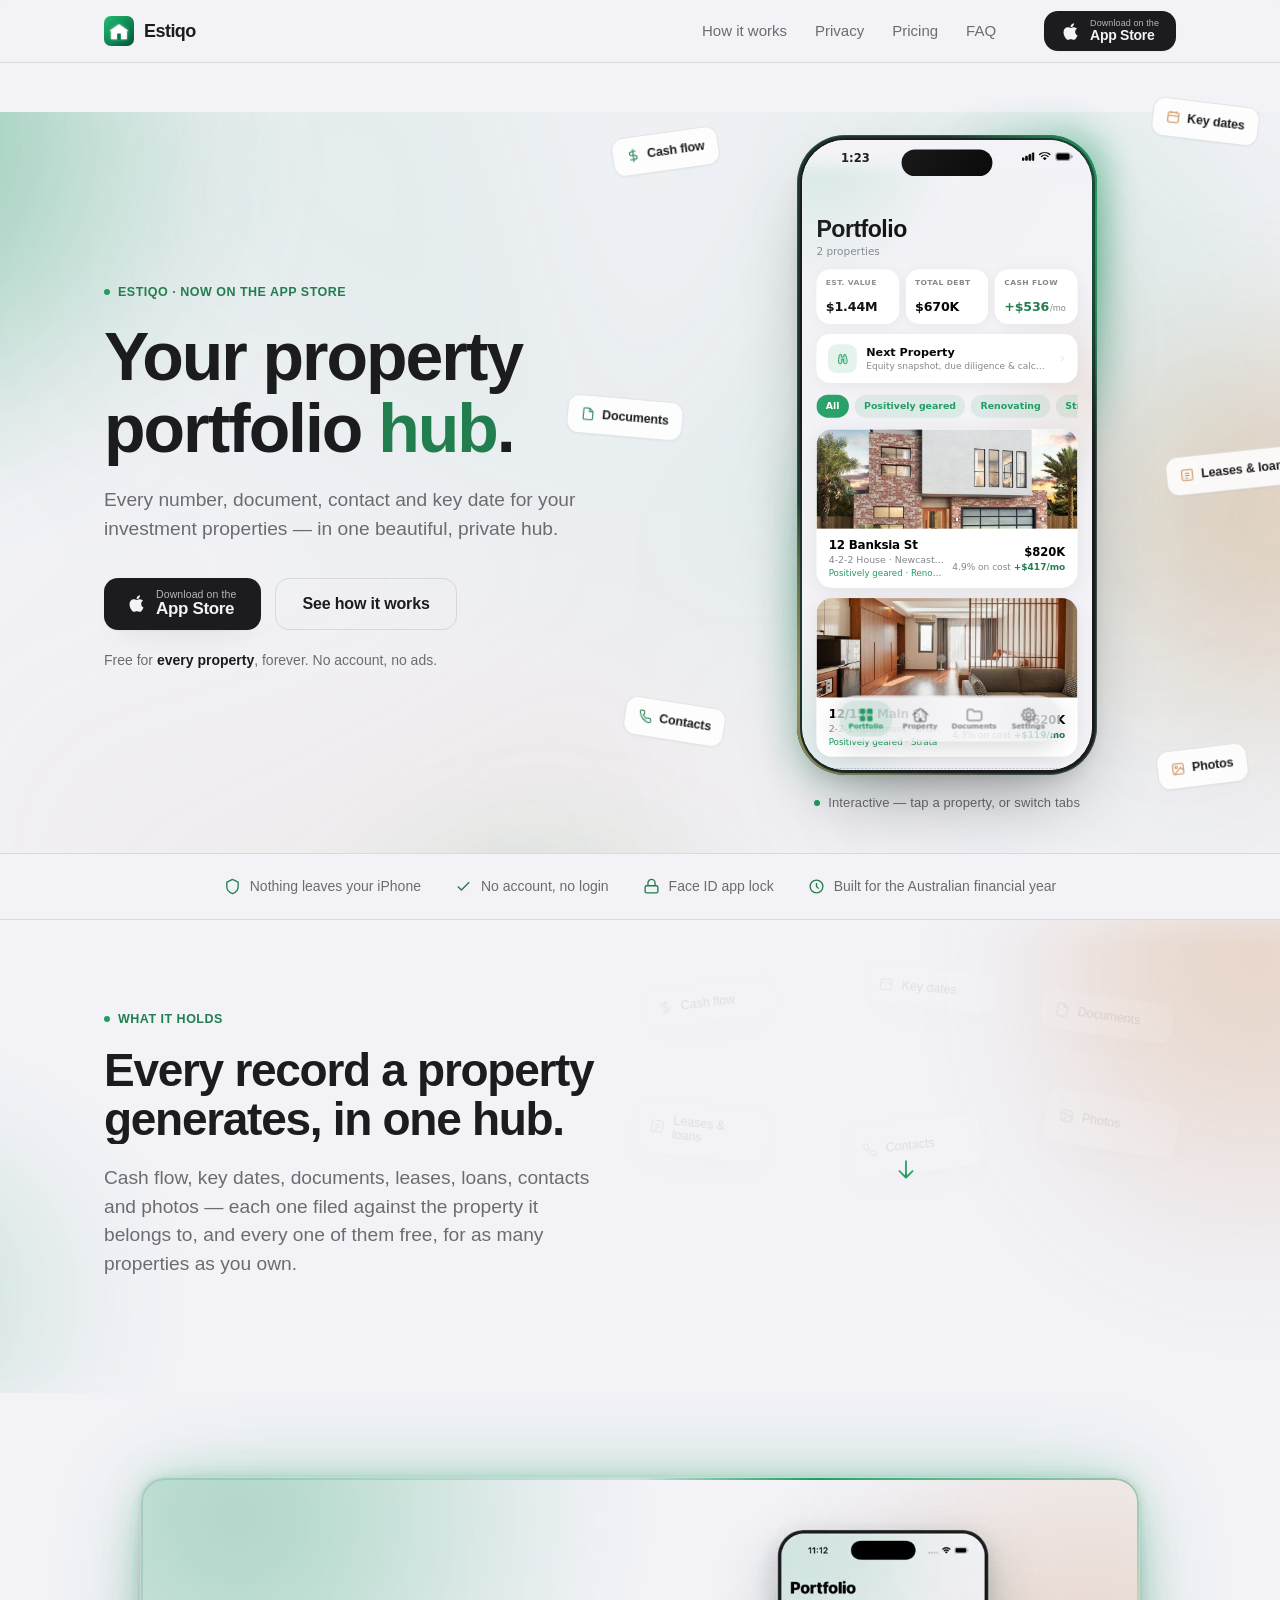
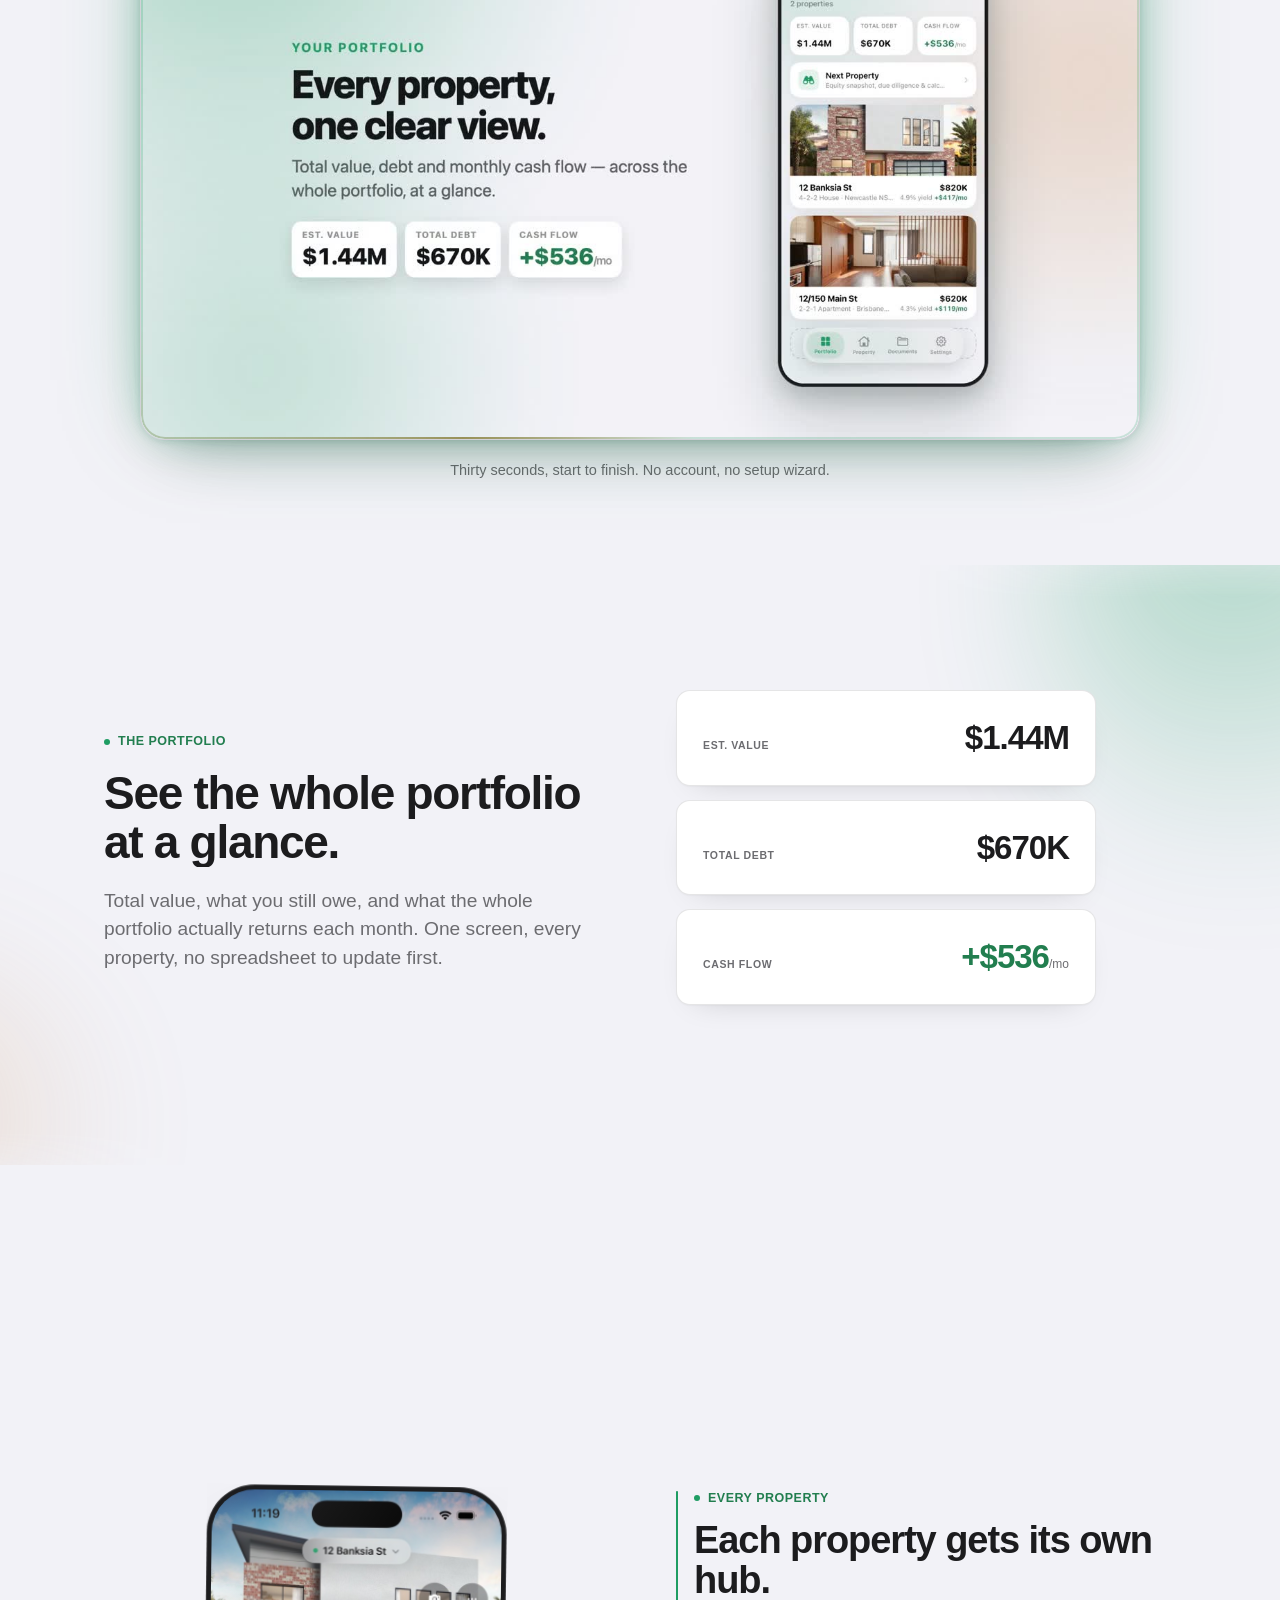
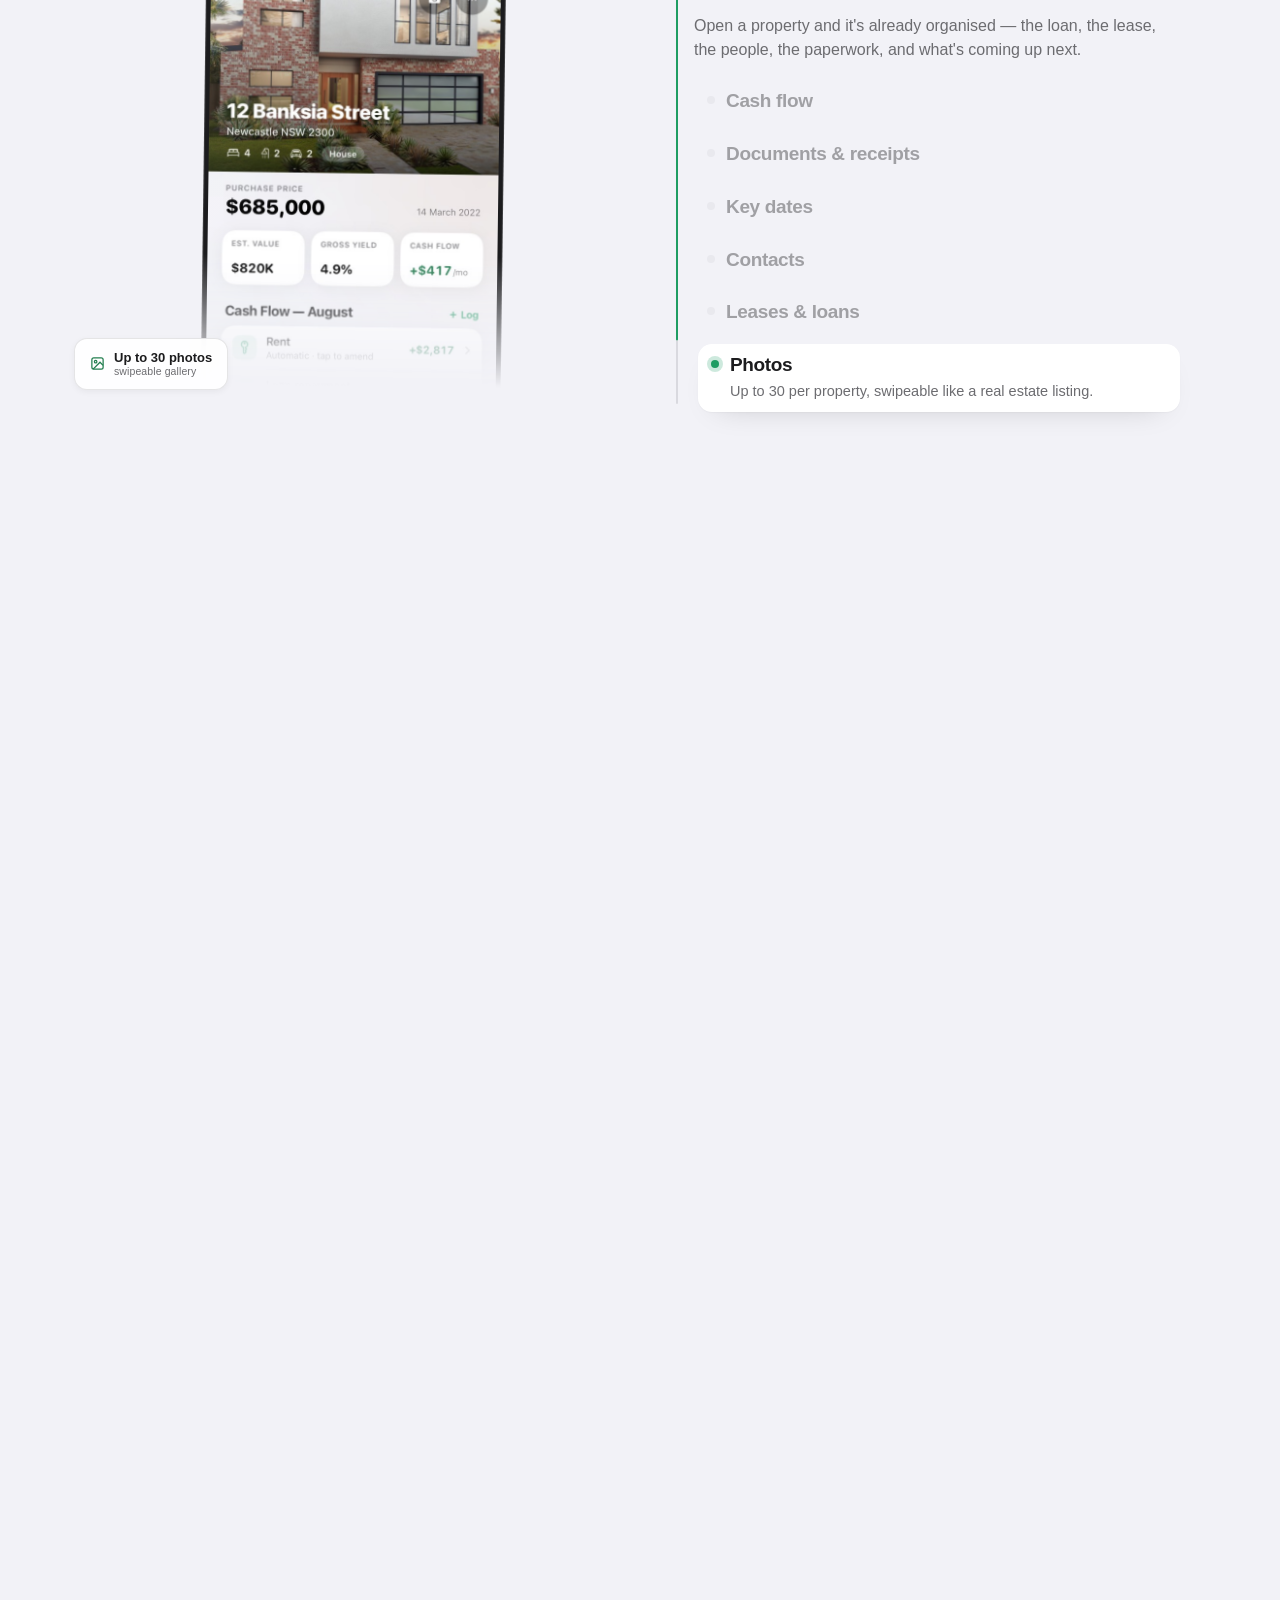
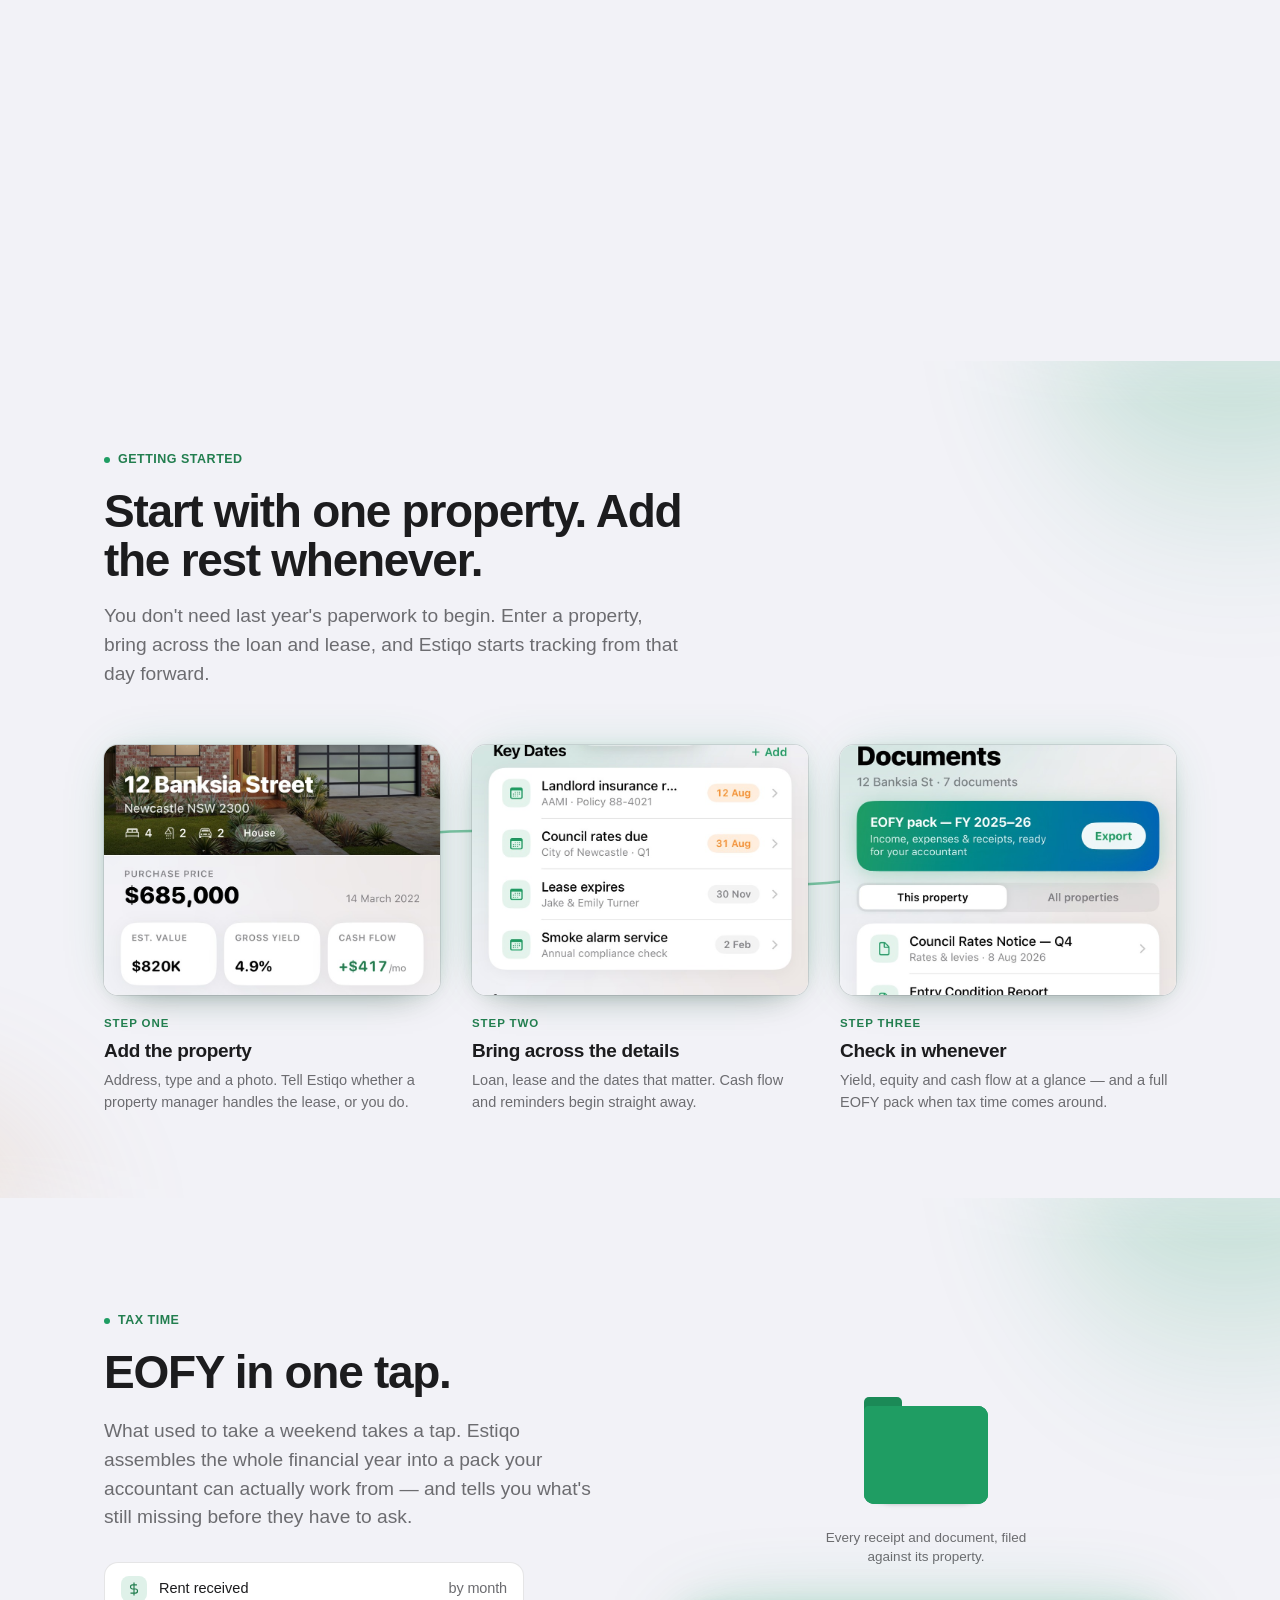
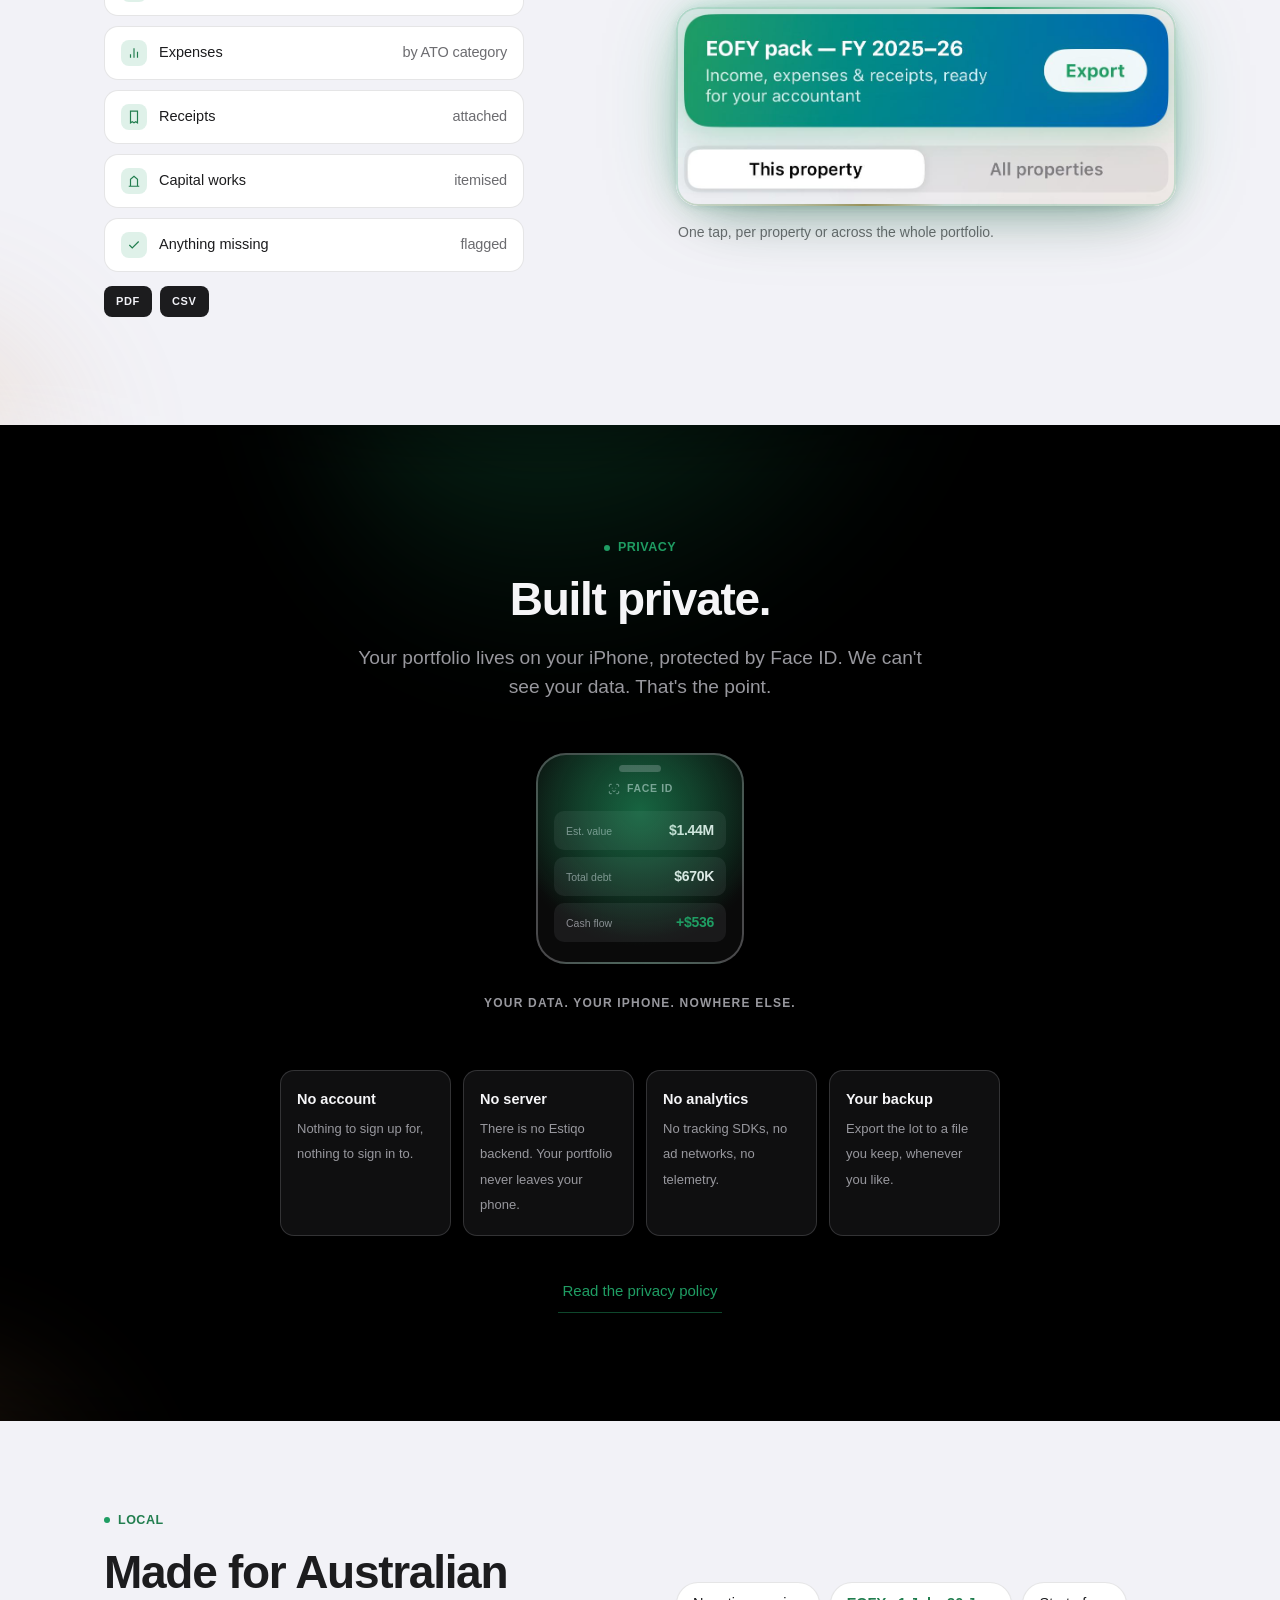
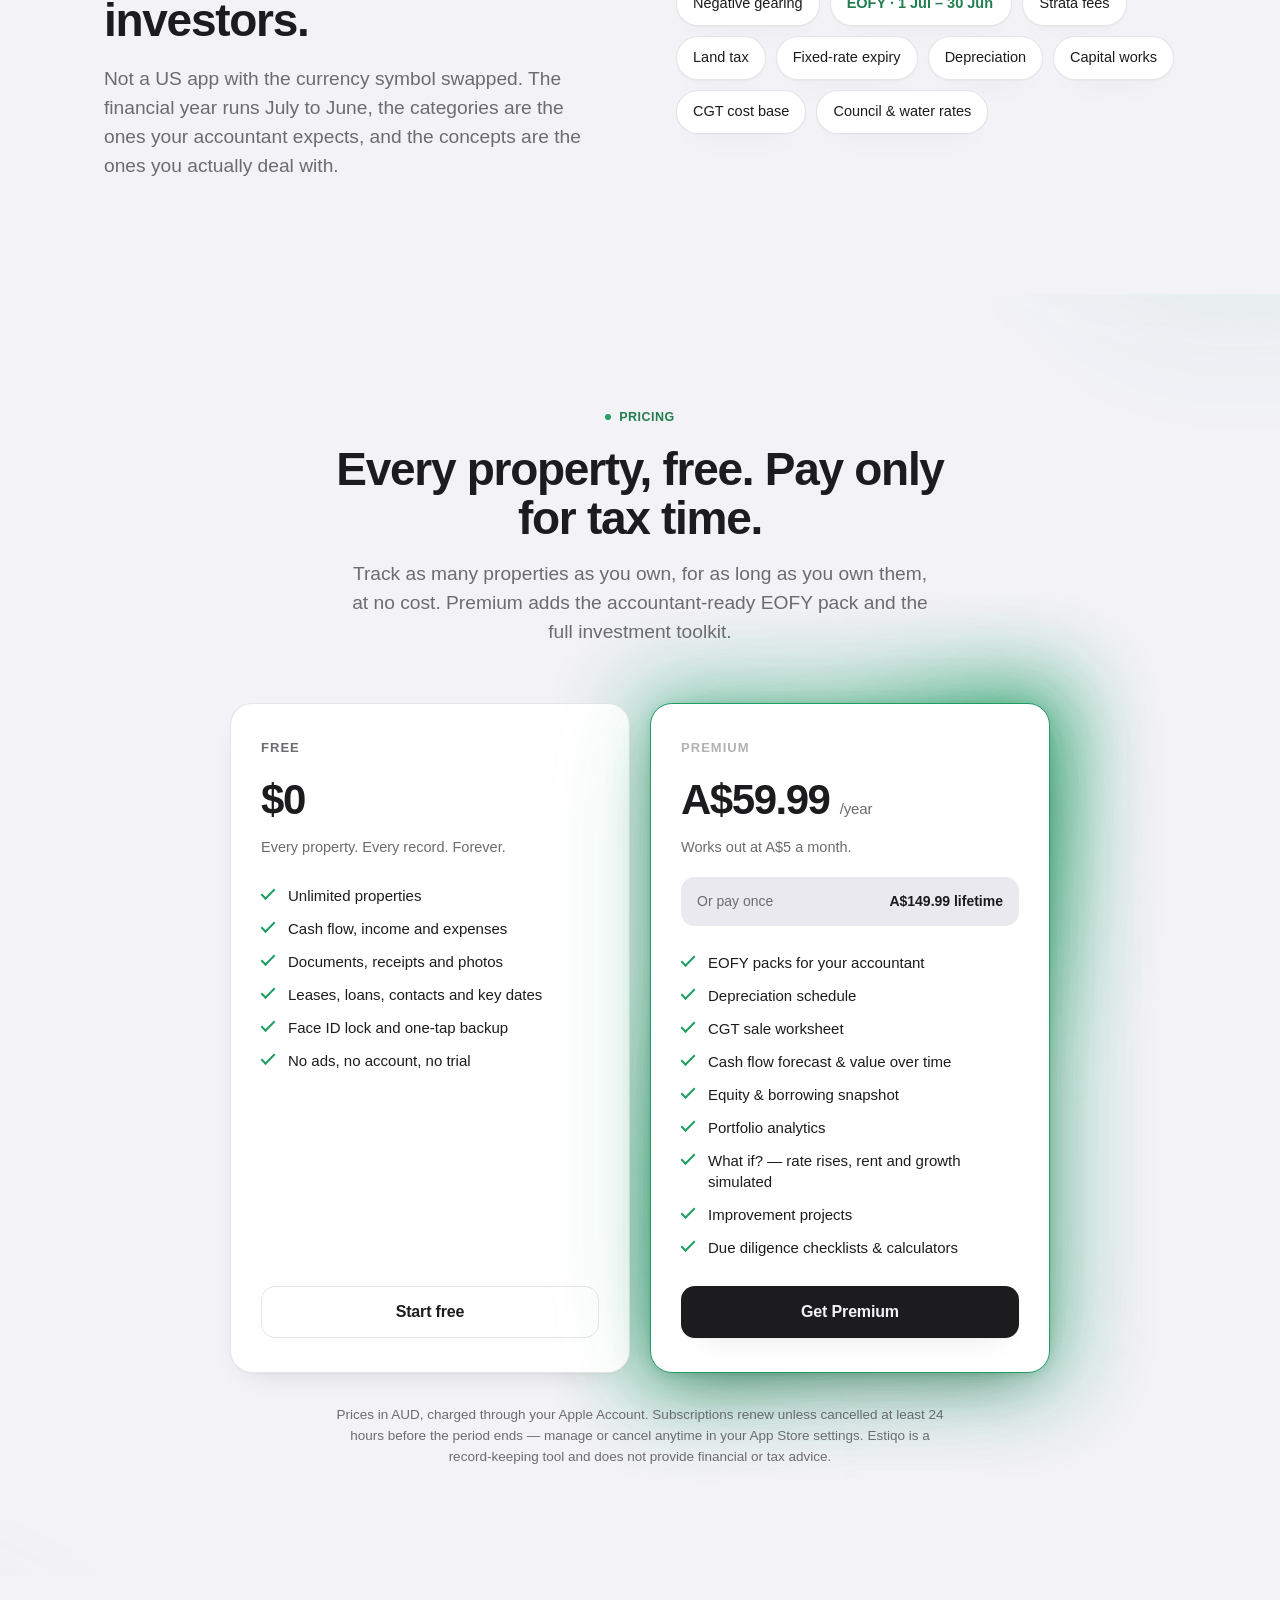
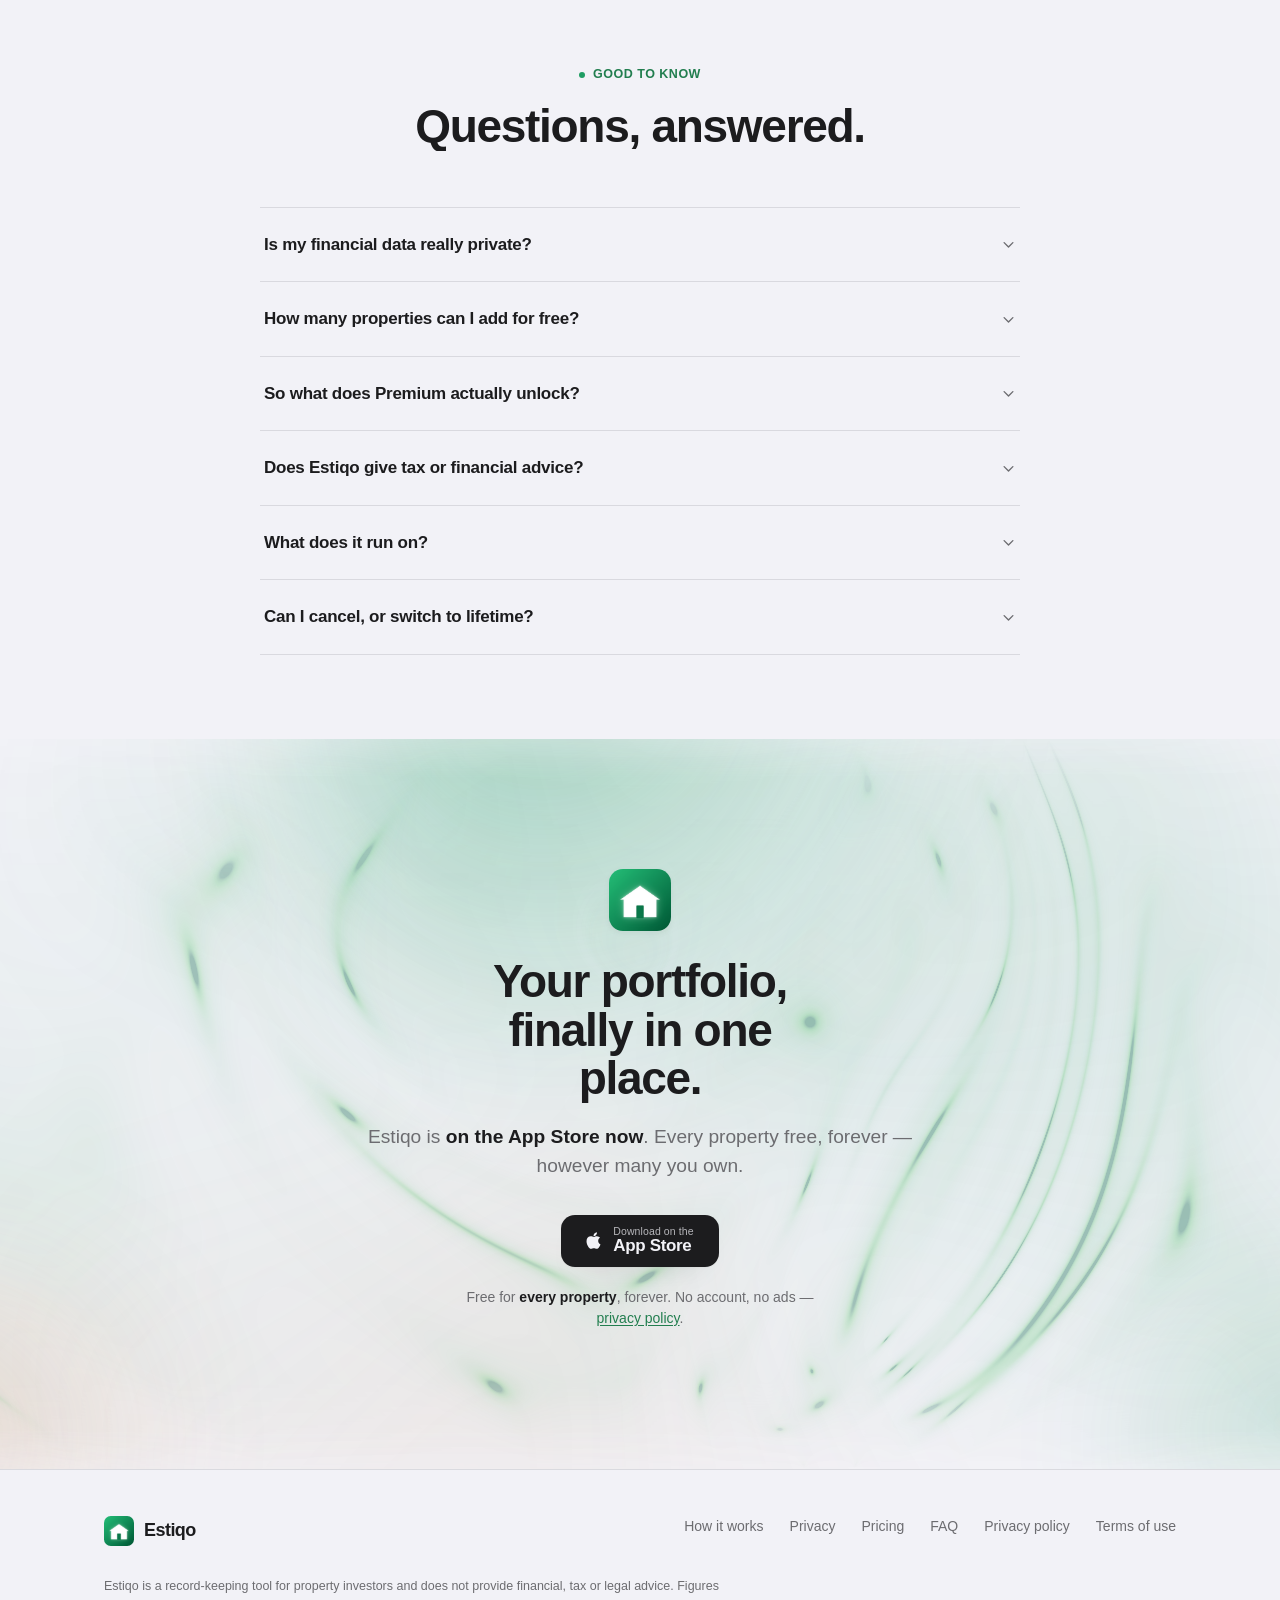
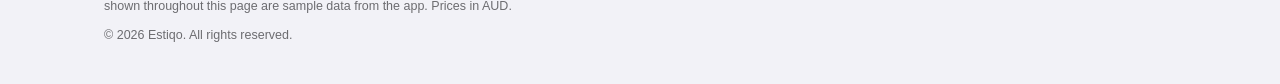
<file: index.html>
<!DOCTYPE html>
<html lang="en-AU">
<head>
<meta charset="UTF-8">
<meta name="viewport" content="width=device-width, initial-scale=1, viewport-fit=cover">
<title>Estiqo — Your property portfolio hub</title>
<meta name="description" content="Every number, document, contact and key date for your investment properties — in one beautiful, private hub on your iPhone. Built for Australian investors. On the App Store now.">
<meta name="theme-color" content="#F2F2F7" media="(prefers-color-scheme: light)">
<meta name="theme-color" content="#000000" media="(prefers-color-scheme: dark)">

<link rel="canonical" href="https://estiqo.com.au/">

<!-- Link previews. The page had none before, so every share into a group
     chat or a forum rendered as a bare URL.

     ⚠️ og:image MUST be absolute. It was `video/estiqo-poster.jpg` until
     16 Aug 2026 — a relative path, which the spec doesn't allow and which
     no scraper resolves. Facebook, LinkedIn, Slack and iMessage were all
     silently dropping the image and rendering a text-only card, which is
     the single worst-looking way for a link to arrive in a group chat. -->
<meta property="og:type" content="website">
<meta property="og:site_name" content="Estiqo">
<meta property="og:url" content="https://estiqo.com.au/">
<meta property="og:locale" content="en_AU">
<meta property="og:title" content="Estiqo — Your property portfolio hub">
<meta property="og:description" content="Every number, document, contact and key date for your investment properties — in one beautiful, private hub on your iPhone.">
<meta property="og:image" content="https://estiqo.com.au/video/estiqo-poster.jpg">
<meta property="og:image:alt" content="Estiqo's portfolio screen on an iPhone, showing total value, debt and monthly cash flow.">
<meta name="twitter:card" content="summary_large_image">
<meta name="twitter:image" content="https://estiqo.com.au/video/estiqo-poster.jpg">

<!-- Structured data. Deliberately claims only what's checkable: no
     aggregateRating, because there are no reviews yet and inventing one is
     both a Google penalty and a lie. `price: 0` is accurate — every property
     is free forever; Premium is an in-app purchase, which this schema has no
     field to misrepresent. -->
<script type="application/ld+json">
{
  "@context": "https://schema.org",
  "@type": "MobileApplication",
  "name": "Estiqo",
  "applicationCategory": "FinanceApplication",
  "operatingSystem": "iOS 17.0 or later",
  "description": "Estiqo keeps every number, document, contact and key date for your Australian investment properties in one private hub on your iPhone, with a one-tap accountant-ready EOFY export.",
  "url": "https://estiqo.com.au/",
  "image": "https://estiqo.com.au/img/icon.png",
  "inLanguage": "en-AU",
  "countriesSupported": "AU",
  "offers": {
    "@type": "Offer",
    "price": "0",
    "priceCurrency": "AUD"
  },
  "author": {
    "@type": "Organization",
    "name": "Estiqo",
    "url": "https://estiqo.com.au/",
    "email": "hello@estiqo.com.au"
  }
}
</script>

<!-- Entity disambiguation, added 23 Aug 2026.
     `estiqo.app` — an unrelated carpet-cleaning estimates SaaS — currently
     owns the "estiqo" brand result, and Google's AI Overview already
     describes this app correctly while linking to none of its own pages.
     Both symptoms of the same gap: Google knows the *thing* and hasn't
     connected it to this *site*. An explicit Organization node, with
     `sameAs` naming every profile the brand controls, is how that link is
     asserted rather than inferred.
     ⚠️ Google fetches every URL in `sameAs`, so a wrong handle or a 404 is
     worse than no sameAs at all. All three below were confirmed returning
     200 on 23 Aug 2026. TikTok's is stored without the `?lang=en` the
     browser adds — that's a locale parameter, not part of the identity.
     The App Store listing was added on launch day, 8 Sep 2026, once the
     build was released and the URL resolved. It is the strongest entry in
     this list: an Apple-hosted page that names the developer and the app,
     which is exactly the link Google was failing to infer. -->
<script type="application/ld+json">
{
  "@context": "https://schema.org",
  "@graph": [
    {
      "@type": "Organization",
      "@id": "https://estiqo.com.au/#organization",
      "name": "Estiqo",
      "url": "https://estiqo.com.au/",
      "email": "hello@estiqo.com.au",
      "logo": "https://estiqo.com.au/img/icon.png",
      "description": "Estiqo is an Australian iPhone app for property investors — every number, document, contact and key date for a rental portfolio in one private hub, with an accountant-ready EOFY pack.",
      "areaServed": {
        "@type": "Country",
        "name": "Australia"
      },
      "sameAs": [
        "https://www.instagram.com/estiqoau/",
        "https://x.com/estiqoau",
        "https://www.tiktok.com/@estiqoau",
        "https://apps.apple.com/au/app/estiqo-investment-property/id6801718917"
      ]
    },
    {
      "@type": "WebSite",
      "@id": "https://estiqo.com.au/#website",
      "url": "https://estiqo.com.au/",
      "name": "Estiqo",
      "inLanguage": "en-AU",
      "publisher": { "@id": "https://estiqo.com.au/#organization" }
    }
  ]
}
</script>

<!-- The hero's LCP image now lives inside the mock-up, which JavaScript
     builds — so the preload scanner never sees it in the markup. -->
<link rel="preload" as="image" href="img/mock/banksia.jpg" fetchpriority="high">
<link rel="icon" type="image/png" href="img/icon.png">
<link rel="apple-touch-icon" href="img/icon.png">
<link rel="stylesheet" href="css/estiqo.css">
<link rel="stylesheet" href="css/app-mock.css">

<!-- Sets `.js` before first paint so reveal styles apply without a flash of
     already-visible content. Its absence is the signal to the stylesheet
     that JS is unavailable, in which case nothing is ever hidden.

     Also turns off the browser's scroll restoration. Reloading a normal
     page and landing where you left off is helpful; reloading THIS one
     was not. The page is 12,000px of scroll-scrubbed scenes whose height
     settles only after web fonts, lazy images and the 420vh pinned stage
     have all resolved — so the position restored against the old layout
     no longer pointed at the same place, and a refresh dropped you into
     the middle of the hero with the headline cut in half. A landing page
     should open on its opening line.

     `manual` only disables *history* restoration; a real fragment link
     (estiqo.com.au/#pricing) is unaffected and still jumps to its
     section, which is why there is no scrollTo(0,0) here to fight it. -->
<script>
  document.documentElement.classList.add("js");
  if ("scrollRestoration" in history) {
    /* Scoped to reloads. Suppressing restoration outright would also stop
       the back button returning you to where you were when you left for
       the privacy policy or terms, which is behaviour worth keeping. When
       the navigation type can't be read, default to manual: opening at
       the top is the safe wrong answer, landing mid-headline is not. */
    var nav = (window.performance && performance.getEntriesByType)
      ? performance.getEntriesByType("navigation")[0] : null;
    var reloaded = nav
      ? nav.type === "reload"
      : !(performance.navigation && performance.navigation.type === 0);
    history.scrollRestoration = reloaded ? "manual" : "auto";
  }
</script>

<!-- The FAQ, machine-readable. The answers are already on the page verbatim —
     this only restates them where a search engine or an AI answer engine can
     lift them cleanly. Generated from the markup below rather than typed
     twice, because two copies of an answer drift and the wrong one gets
     quoted. Regenerate if the FAQ text changes. -->
<script type="application/ld+json">
{
  "@context": "https://schema.org",
  "@type": "FAQPage",
  "mainEntity": [
    {
      "@type": "Question",
      "name": "Is my financial data really private?",
      "acceptedAnswer": {
        "@type": "Answer",
        "text": "Yes, and not as a policy promise. Estiqo has no accounts, no server and no analytics — there is no system on our end that your portfolio could be sent to. Everything is stored on your iPhone, and the only copy that leaves it is the backup file you export yourself, to wherever you choose to keep it."
      }
    },
    {
      "@type": "Question",
      "name": "How many properties can I add for free?",
      "acceptedAnswer": {
        "@type": "Answer",
        "text": "As many as you own. There's no property limit on the free tier and no trial that runs out. The whole day-to-day side of Estiqo — cash flow, documents, leases, loans, contacts, key dates and photos — is free for your entire portfolio, permanently."
      }
    },
    {
      "@type": "Question",
      "name": "So what does Premium actually unlock?",
      "acceptedAnswer": {
        "@type": "Answer",
        "text": "The end-of-year work and the analysis on top of it: EOFY packs for your accountant, the depreciation schedule, the CGT sale worksheet, cash flow forecasts, value over time, the equity and borrowing snapshot, portfolio analytics, the What if? simulator, improvement projects, and the due diligence checklists and calculators. In other words, the parts you reach for once a year or when you're deciding something — not the parts you use every week."
      }
    },
    {
      "@type": "Question",
      "name": "Does Estiqo give tax or financial advice?",
      "acceptedAnswer": {
        "@type": "Answer",
        "text": "No. Estiqo is a record-keeping tool that organises your figures and documents so your accountant has what they need. It doesn't give financial, tax or legal advice, and it isn't a substitute for a qualified professional."
      }
    },
    {
      "@type": "Question",
      "name": "What does it run on?",
      "acceptedAnswer": {
        "@type": "Answer",
        "text": "iPhone, on iOS 17 or later. iPad support is planned."
      }
    },
    {
      "@type": "Question",
      "name": "Can I cancel, or switch to lifetime?",
      "acceptedAnswer": {
        "@type": "Answer",
        "text": "Yes — subscriptions are managed in your Apple Account settings and can be changed or cancelled at any time. Lifetime is a one-off purchase with nothing ongoing. Either way, everything you've already entered stays exactly where it is: on your phone."
      }
    }
  ]
}
</script>
<!-- Cloudflare Web Analytics --><script type='module' src='https://static.cloudflareinsights.com/beacon.min.js' data-cf-beacon='{"token": "afd33d4860234205969c4e4121e6846a"}'></script><!-- End Cloudflare Web Analytics -->
</head>
<body>

<a class="sr-only" href="#main">Skip to content</a>

<header class="nav">
  <div class="nav-inner">
    <a class="brand" href="#">
      <img src="img/icon.png" width="30" height="30" alt="">
      Estiqo
    </a>

    <nav class="nav-links" aria-label="Primary">
      <a href="#tour">How it works</a>
      <a href="#privacy">Privacy</a>
      <a href="#pricing">Pricing</a>
      <a href="#faq">FAQ</a>
    </nav>

    <!-- Single launch-day swap point. When the listing goes live this href
         becomes the real https://apps.apple.com/... URL and the two lines of
         copy become "Download on the / App Store" — here, in the hero, in the
         pricing cards and in the final CTA. Nothing else changes. -->
    <a class="btn btn-primary btn-store" href="https://apps.apple.com/au/app/estiqo-investment-property/id6801718917">
      <svg class="apple-glyph" viewBox="0 0 384 512" aria-hidden="true"><path d="M318.7 268.7c-.2-36.7 16.4-64.4 50-84.8-18.8-26.9-47.2-41.7-84.7-44.6-35.5-2.8-74.3 20.7-88.5 20.7-15 0-49.4-19.7-76.4-19.7C63.3 141.2 4 184.8 4 273.5q0 39.3 14.4 81.2c12.8 36.7 59 126.7 107.2 125.2 25.2-.6 43-17.9 75.8-17.9 31.8 0 48.3 17.9 76.4 17.9 48.6-.7 90.4-82.5 102.6-119.3-65.2-30.7-61.7-90-61.7-91.9zm-56.6-164.2c27.3-32.4 24.8-61.9 24-72.5-24.1 1.4-52 16.4-67.9 34.9-17.5 19.8-27.8 44.3-25.6 71.9 26.1 2 49.9-11.4 69.5-34.3z"/></svg>
      <span class="store-copy"><small>Download on the</small><strong>App Store</strong></span>
    </a>

    <button class="nav-toggle" id="navToggle" aria-expanded="false" aria-controls="mobileMenu" aria-label="Menu">
      <svg class="icon-open" viewBox="0 0 24 24" fill="none" stroke="currentColor" stroke-width="1.8" stroke-linecap="round" aria-hidden="true"><path d="M3 6h18M3 12h18M3 18h18"/></svg>
      <svg class="icon-close" viewBox="0 0 24 24" fill="none" stroke="currentColor" stroke-width="1.8" stroke-linecap="round" aria-hidden="true"><path d="M6 6l12 12M18 6L6 18"/></svg>
    </button>
  </div>

  <nav class="mobile-menu" id="mobileMenu" aria-label="Mobile">
    <a href="#tour">How it works</a>
    <a href="#privacy">Privacy</a>
    <a href="#pricing">Pricing</a>
    <a href="#faq">FAQ</a>
  </nav>
</header>

<main id="main">

<!-- ============================================================
     HERO
     The liquid field runs richest here and nowhere else is allowed
     to compete with it. `data-liquid` is what estiqo.js observes to
     start and stop the animation with visibility.
     ============================================================ -->
<section class="hero" data-liquid data-hero data-molten>
  <div class="liquid" aria-hidden="true">
    <div class="liquid-inner">
      <span class="aurora"></span>
      <span class="blob green blob-1"></span>
      <span class="blob terra blob-2"></span>
      <span class="blob green blob-3"></span>
    </div>
  </div>

  <div class="hero-grid">
    <div>
      <!-- The brand name belongs above the fold in real text, not only in
           <title> and the nav logo. The H1 is deliberately left alone — its
           words are individually animated by --wi index, and "Estiqo" doesn't
           belong in a line that reads "Your property portfolio hub." The
           eyebrow costs nothing visually and puts the word on the page.
           On launch day this becomes "Estiqo · Now on the App Store". -->
      <p class="eyebrow reveal">Estiqo · Now on the App Store</p>
      <h1><span class="w" style="--wi:0">Your</span> <span class="w" style="--wi:1">property</span><br><span class="w" style="--wi:2">portfolio</span> <span class="w" style="--wi:3"><span class="accent shiny-text">hub</span>.</span></h1>
      <p class="lede reveal" style="--i:2">Every number, document, contact and key date for your investment properties — in one beautiful, private hub.</p>

      <div class="cta-row reveal" style="--i:3">
        <a class="btn btn-primary btn-store" href="https://apps.apple.com/au/app/estiqo-investment-property/id6801718917">
          <svg class="apple-glyph" viewBox="0 0 384 512" aria-hidden="true"><path d="M318.7 268.7c-.2-36.7 16.4-64.4 50-84.8-18.8-26.9-47.2-41.7-84.7-44.6-35.5-2.8-74.3 20.7-88.5 20.7-15 0-49.4-19.7-76.4-19.7C63.3 141.2 4 184.8 4 273.5q0 39.3 14.4 81.2c12.8 36.7 59 126.7 107.2 125.2 25.2-.6 43-17.9 75.8-17.9 31.8 0 48.3 17.9 76.4 17.9 48.6-.7 90.4-82.5 102.6-119.3-65.2-30.7-61.7-90-61.7-91.9zm-56.6-164.2c27.3-32.4 24.8-61.9 24-72.5-24.1 1.4-52 16.4-67.9 34.9-17.5 19.8-27.8 44.3-25.6 71.9 26.1 2 49.9-11.4 69.5-34.3z"/></svg>
          <span class="store-copy"><small>Download on the</small><strong>App Store</strong></span>
        </a>
        <a class="btn btn-secondary" href="#tour">See how it works</a>
      </div>

      <p class="cta-fine reveal" style="--i:4">Free for <strong>every property</strong>, forever. No account, no ads.</p>
    </div>

    <div class="device-wrap reveal" style="--i:2">
      <!-- The glow: Huly's light shaft translated into daylight — a soft
           column of brand green behind the device with a bloom pooled at
           its base. Ambient only; superseded by the molten-metal shader
           where WebGL2 is available (js/molten-flow.js adds .has-molten). -->
      <div class="hero-glow" aria-hidden="true">
        <span class="beam"></span>
        <span class="bloom"></span>
      </div>

      <!-- The six places a portfolio currently lives, floating in front of
           the glow. The engine writes --hp as the visitor scrolls and they
           converge into the device — the page's thesis in one movement.
           Labels mirror the problem section's chips exactly. -->
      <!-- Six real features, converging into the device as the visitor
           scrolls: everything the app actually holds, gathering into one
           hub. Names and grouping are taken from the app's own section
           headers (RootView.swift / PropertyDetailView.swift), so a chip
           can never promise something the product doesn't ship.

           These were once the six PLACES a portfolio currently lives —
           Spreadsheet, Emails, Bank app and so on. That set still runs in
           the problem section below, where "where your stuff lives today"
           is the argument. In the hero it read as a feature list, and
           "Bank app" in particular implied bank feeds: Estiqo has no
           account, no server and no bank connection at all. -->
      <div class="hero-frags" aria-hidden="true">
        <span class="frag" style="--fi:0; top:5%; left:-9%; --tx:120px; --ty:150px; --fr:-8deg">
          <svg viewBox="0 0 24 24" fill="none" stroke="currentColor" stroke-width="1.8"><path d="M12 1v22M17 5H9.5a3.5 3.5 0 000 7h5a3.5 3.5 0 010 7H6"/></svg>
          Cash flow
        </span>
        <span class="frag" style="--fi:1; top:1%; right:-5%; --tx:-110px; --ty:165px; --fr:7deg">
          <svg viewBox="0 0 24 24" fill="none" stroke="currentColor" stroke-width="1.8"><rect x="3" y="4" width="18" height="17" rx="2"/><path d="M3 10h18M8 2v4M16 2v4"/></svg>
          Key dates
        </span>
        <span class="frag" style="--fi:2; top:40%; left:-17%; --tx:155px; --ty:25px; --fr:5deg">
          <svg viewBox="0 0 24 24" fill="none" stroke="currentColor" stroke-width="1.8"><path d="M14 2H6a2 2 0 00-2 2v16a2 2 0 002 2h12a2 2 0 002-2V8z"/><path d="M14 2v6h6"/></svg>
          Documents
        </span>
        <span class="frag" style="--fi:3; top:47%; right:-13%; --tx:-145px; --ty:15px; --fr:-6deg">
          <svg viewBox="0 0 24 24" fill="none" stroke="currentColor" stroke-width="1.8"><rect x="3" y="3" width="18" height="18" rx="2"/><path d="M8 9h8M8 13h8M8 17h5"/></svg>
          Leases &amp; loans
        </span>
        <span class="frag" style="--fi:4; top:80%; left:-7%; --tx:125px; --ty:-125px; --fr:9deg">
          <svg viewBox="0 0 24 24" fill="none" stroke="currentColor" stroke-width="1.8"><path d="M22 16.9v3a2 2 0 01-2.2 2 19.8 19.8 0 01-8.6-3.1 19.5 19.5 0 01-6-6A19.8 19.8 0 012.1 4.2 2 2 0 014.1 2h3a2 2 0 012 1.7c.1.9.3 1.8.6 2.6a2 2 0 01-.4 2.1L8 9.6a16 16 0 006 6l1.2-1.2a2 2 0 012.1-.4c.8.3 1.7.5 2.6.6a2 2 0 011.7 2z"/></svg>
          Contacts
        </span>
        <span class="frag" style="--fi:5; top:86%; right:-3%; --tx:-120px; --ty:-140px; --fr:-7deg">
          <svg viewBox="0 0 24 24" fill="none" stroke="currentColor" stroke-width="1.8"><rect x="3" y="3" width="18" height="18" rx="3"/><circle cx="9" cy="9" r="2"/><path d="M21 15l-5-5L5 21"/></svg>
          Photos
        </span>
      </div>

      <!-- The hero phone runs the real app, not a picture of it.
           js/app-mock.js builds four working screens into #appMock —
           Portfolio, Property, Documents and Settings — with real
           scrolling, a working tab bar, and property tiles that open
           the property they name. Content and measurements both come
           from the app's own source (Models/SampleData.swift for the
           demo portfolio, Theme.swift and the Views for the layout),
           so nothing here can promise something the product doesn't
           ship.

           The <noscript> below is the whole fallback story: without
           JavaScript the visitor gets exactly the screenshot this
           replaced. If the script loads but throws, its own catch puts
           the same image back — see the end of js/app-mock.js. -->
      <div class="device glow-edge">
        <div class="device-screen" id="appMock">
          <noscript>
            <img src="img/portfolio-full.jpg" width="598" height="1300"
                 alt="Estiqo's Portfolio screen: two investment properties with photos, showing $1.44M estimated value, $670K total debt and +$536 a month cash flow.">
          </noscript>
        </div>
      </div>
      <p class="mock-hint reveal" style="--i:3">
        <span aria-hidden="true">Interactive — tap a property, or switch tabs</span>
        <span class="sr-only">The phone above is an interactive demonstration of the Estiqo app. Use the tab buttons to move between Portfolio, Property, Documents and Settings, and choose a property to open it.</span>
      </p>
    </div>
  </div>
</section>

<section class="trust">
  <div class="trust-inner">
    <div class="trust-item reveal" style="--i:0">
      <svg viewBox="0 0 24 24" fill="none" stroke="currentColor" stroke-width="1.9" aria-hidden="true"><path pathLength="1" d="M12 2l8 4v6c0 5-3.4 8.5-8 10-4.6-1.5-8-5-8-10V6l8-4z"/></svg>
      Nothing leaves your iPhone
    </div>
    <div class="trust-item reveal" style="--i:1">
      <svg viewBox="0 0 24 24" fill="none" stroke="currentColor" stroke-width="1.9" aria-hidden="true"><path pathLength="1" d="M20 6L9 17l-5-5"/></svg>
      No account, no login
    </div>
    <div class="trust-item reveal" style="--i:2">
      <svg viewBox="0 0 24 24" fill="none" stroke="currentColor" stroke-width="1.9" aria-hidden="true"><rect pathLength="1" x="3" y="11" width="18" height="10" rx="2"/><path pathLength="1" d="M7 11V7a5 5 0 0110 0v4"/></svg>
      Face ID app lock
    </div>
    <div class="trust-item reveal" style="--i:3">
      <svg viewBox="0 0 24 24" fill="none" stroke="currentColor" stroke-width="1.9" aria-hidden="true"><circle pathLength="1" cx="12" cy="12" r="9"/><path pathLength="1" d="M12 7v5l3 3"/></svg>
      Built for the Australian financial year
    </div>
  </div>
</section>

<!-- ============================================================
     WHAT IT HOLDS → ONE PLACE
     The page's one genuinely memorable transition. Six chips are
     laid out by the grid in their final positions and merely start
     life offset and rotated, so the whole effect is six composited
     transforms settling — no layout is animated, and with motion
     reduced they simply render tidy from the outset.
     ============================================================ -->
<section class="band tight" data-liquid data-scrub>
  <div class="liquid" aria-hidden="true">
    <div class="liquid-inner">
      <span class="blob terra blob-1"></span>
      <span class="blob green blob-2"></span>
    </div>
  </div>

  <div class="container">
    <div class="split">
      <div class="split-copy">
        <p class="eyebrow reveal">What it holds</p>
        <h2 class="reveal shiny-text shiny-head" style="--i:1">Every record a property generates, in one hub.</h2>
        <p class="lede reveal" style="--i:2">Cash flow, key dates, documents, leases, loans, contacts and photos — each one filed against the property it belongs to, and every one of them free, for as many properties as you own.</p>
      </div>

      <div class="split-visual">
        <div class="scatter-grid">
          <div class="scatter-chip" style="--i:0; --dx:-38px; --dy:-30px; --rot:-7deg">
            <svg viewBox="0 0 24 24" fill="none" stroke="currentColor" stroke-width="1.8" aria-hidden="true"><path d="M12 1v22M17 5H9.5a3.5 3.5 0 000 7h5a3.5 3.5 0 010 7H6"/></svg>
            Cash flow
          </div>
          <div class="scatter-chip" style="--i:1; --dx:26px; --dy:-44px; --rot:5deg">
            <svg viewBox="0 0 24 24" fill="none" stroke="currentColor" stroke-width="1.8" aria-hidden="true"><rect x="3" y="4" width="18" height="17" rx="2"/><path d="M3 10h18M8 2v4M16 2v4"/></svg>
            Key dates
          </div>
          <div class="scatter-chip" style="--i:2; --dx:44px; --dy:-16px; --rot:8deg">
            <svg viewBox="0 0 24 24" fill="none" stroke="currentColor" stroke-width="1.8" aria-hidden="true"><path d="M14 2H6a2 2 0 00-2 2v16a2 2 0 002 2h12a2 2 0 002-2V8z"/><path d="M14 2v6h6"/></svg>
            Documents
          </div>
          <div class="scatter-chip" style="--i:3; --dx:-46px; --dy:34px; --rot:6deg">
            <svg viewBox="0 0 24 24" fill="none" stroke="currentColor" stroke-width="1.8" aria-hidden="true"><rect x="3" y="3" width="18" height="18" rx="2"/><path d="M8 9h8M8 13h8M8 17h5"/></svg>
            Leases &amp; loans
          </div>
          <div class="scatter-chip" style="--i:4; --dx:10px; --dy:48px; --rot:-6deg">
            <svg viewBox="0 0 24 24" fill="none" stroke="currentColor" stroke-width="1.8" aria-hidden="true"><path d="M22 16.9v3a2 2 0 01-2.2 2 19.8 19.8 0 01-8.6-3.1 19.5 19.5 0 01-6-6A19.8 19.8 0 012.1 4.2 2 2 0 014.1 2h3a2 2 0 012 1.7c.1.9.3 1.8.6 2.6a2 2 0 01-.4 2.1L8 9.6a16 16 0 006 6l1.2-1.2a2 2 0 012.1-.4c.8.3 1.7.5 2.6.6a2 2 0 011.7 2z"/></svg>
            Contacts
          </div>
          <div class="scatter-chip" style="--i:5; --dx:48px; --dy:26px; --rot:9deg">
            <svg viewBox="0 0 24 24" fill="none" stroke="currentColor" stroke-width="1.8" aria-hidden="true"><rect x="3" y="3" width="18" height="18" rx="3"/><circle cx="9" cy="9" r="2"/><path d="M21 15l-5-5L5 21"/></svg>
            Photos
          </div>
        </div>

        <div class="arrow-down reveal" style="--i:6" aria-hidden="true">
          <svg viewBox="0 0 24 24" fill="none" stroke="currentColor" stroke-width="1.8" stroke-linecap="round" stroke-linejoin="round"><path d="M12 4v15M6 13l6 6 6-6"/></svg>
        </div>

        <div class="resolve-card glow-pool reveal" style="--i:7">
          <img src="img/icon.png" width="46" height="46" alt="">
          <div>
            <h3>One hub, on your iPhone</h3>
            <p>Open Estiqo and it's all just there.</p>
          </div>
        </div>
      </div>
    </div>
  </div>
</section>

<!-- The product film. `data-src` rather than a <source> element: with
     `autoplay` in the markup a browser fetches the whole 3.1MB file on
     page load regardless of preload, so this is held back until the
     section is roughly a screen away. See estiqo.js. -->
<section class="band tight" id="tour" data-scrub>
  <div class="container">
    <div class="video-frame glow-edge glow-pool reveal">
      <video
        muted loop playsinline
        preload="none"
        poster="video/estiqo-poster.jpg"
        data-src="video/estiqo-landscape.mp4"
        aria-label="A short walkthrough of Estiqo: portfolio overview, cash flow tracking, one-tap EOFY export, and on-device privacy."
      ></video>
    </div>
    <p class="video-caption reveal" style="--i:1">Thirty seconds, start to finish. No account, no setup wizard.</p>
  </div>
</section>

<!-- ============================================================
     THE PORTFOLIO
     Every figure here is read off the screenshot beside it, so the
     copy can never drift from the product the way invented sample
     data does.
     ============================================================ -->
<section class="band" data-liquid data-scrub>
  <div class="liquid" aria-hidden="true">
    <div class="liquid-inner">
      <span class="blob green blob-1"></span>
      <span class="blob terra blob-2"></span>
    </div>
  </div>

  <div class="container">
    <div class="split">
      <div class="split-copy">
        <p class="eyebrow reveal">The portfolio</p>
        <h2 class="reveal shiny-text shiny-head" style="--i:1">See the whole portfolio at a glance.</h2>
        <p class="lede reveal" style="--i:2">Total value, what you still owe, and what the whole portfolio actually returns each month. One screen, every property, no spreadsheet to update first.</p>
      </div>

      <!-- The numbers themselves are the visual here. This column used to
           repeat the same Portfolio capture already filling the hero two
           screens above, which on a phone meant the identical screenshot
           three times in a row counting the film's poster. -->
      <div class="split-visual">
        <dl class="stats big">
          <div class="stat reveal">
            <dt>Est. value</dt>
            <dd><span data-count="1.44" data-pre="$" data-post="M" data-dp="2">$1.44M</span></dd>
          </div>
          <div class="stat reveal" style="--i:1">
            <dt>Total debt</dt>
            <dd><span data-count="670" data-pre="$" data-post="K">$670K</span></dd>
          </div>
          <div class="stat reveal" style="--i:2">
            <dt>Cash flow</dt>
            <dd class="pos"><span data-count="536" data-pre="+$">+$536</span><small>/mo</small></dd>
          </div>
        </dl>

        <!-- $1.44M less $670K — arithmetic on the two figures above, not a
             new claim. The bar fills with the scroll: the single clearest
             picture of what the app is for. -->
        <div class="equity reveal" style="--i:3" aria-label="Equity: $770K of the $1.44M value">
          <div class="eq-track"><div class="eq-fill"></div></div>
          <p class="eq-caption"><strong>Equity $770K</strong><span>Debt $670K</span></p>
        </div>
      </div>
    </div>
  </div>
</section>

<!-- ============================================================
     EVERY PROPERTY — the pinned hub.
     The one structure deliberately borrowed from huly.io: on a
     wide screen with motion allowed, the phone pins to the
     viewport while the six chapters scroll past it, each lighting
     its bullet and floating its feature card over the device.
     Everywhere else (phones, reduced motion, no JS) the same
     markup renders as the ordinary copy/visual split it replaced.
     No liquid field here: the pin needs overflow:visible, and the
     sticky phone is the section's whole visual anyway.
     ============================================================ -->
<section class="band hub-band" id="hub">
  <div class="hub-stage" data-pin data-step="0">
    <div class="hub-sticky" data-pillar>
      <div class="container">
        <div class="split reverse hub-grid">
          <div class="split-copy hub-copy">
            <span class="hub-rail" aria-hidden="true"></span>
            <p class="eyebrow reveal">Every property</p>
            <h2 class="reveal shiny-text shiny-head" style="--i:1">Each property gets its own hub.</h2>
            <p class="lede reveal" style="--i:2">Open a property and it's already organised — the loan, the lease, the people, the paperwork, and what's coming up next.</p>

            <ol class="hub-list reveal" style="--i:3">
              <li class="hub-item">
                <h3>Cash flow</h3>
                <p><span>Rent and repayments feed in from the lease and loan you've already entered.</span></p>
              </li>
              <li class="hub-item">
                <h3>Documents &amp; receipts</h3>
                <p><span>Snap a photo or import a file, filed to the right property.</span></p>
              </li>
              <li class="hub-item">
                <h3>Key dates</h3>
                <p><span>Lease renewals, fixed-rate expiry, insurance and rates, with reminders.</span></p>
              </li>
              <li class="hub-item">
                <h3>Contacts</h3>
                <p><span>Property manager, tenants and tradies, one tap from a call.</span></p>
              </li>
              <li class="hub-item">
                <h3>Leases &amp; loans</h3>
                <p><span>Every tenancy and every loan, with the full history as things change.</span></p>
              </li>
              <li class="hub-item">
                <h3>Photos</h3>
                <p><span>Up to 30 per property, swipeable like a real estate listing.</span></p>
              </li>
            </ol>
          </div>

          <div class="split-visual device-wrap hub-visual reveal" style="--i:2">
            <div class="device-bleed">
              <div class="device">
                <div class="device-screen">
                  <img src="img/property-full.jpg" width="598" height="1300" loading="lazy"
                       alt="A property page in Estiqo showing the photo, address, purchase price, estimated value, gross yield and monthly cash flow.">
                </div>
              </div>
            </div>

            <!-- One card per chapter, floating over the device's edge while
                 its bullet is active. DOM, not screenshots — the same
                 real-fragment language huly.io builds its scenes from. -->
            <span class="hub-chip" data-chip="0" aria-hidden="true">
              <svg viewBox="0 0 24 24" fill="none" stroke="currentColor" stroke-width="2"><path d="M12 1v22M17 5H9.5a3.5 3.5 0 000 7h5a3.5 3.5 0 010 7H6"/></svg>
              <span class="hc-copy">Rent in, repayments out<small>updates itself</small></span>
            </span>
            <span class="hub-chip" data-chip="1" aria-hidden="true">
              <svg viewBox="0 0 24 24" fill="none" stroke="currentColor" stroke-width="2"><path d="M14 2H6a2 2 0 00-2 2v16a2 2 0 002 2h12a2 2 0 002-2V8z"/><path d="M14 2v6h6"/></svg>
              <span class="hc-copy">Rates notice — filed<small>snapped or imported</small></span>
            </span>
            <span class="hub-chip" data-chip="2" aria-hidden="true">
              <svg viewBox="0 0 24 24" fill="none" stroke="currentColor" stroke-width="2"><rect x="3" y="4" width="18" height="17" rx="2"/><path d="M3 10h18M8 2v4M16 2v4"/></svg>
              <span class="hc-copy">Lease renewal<small>reminder set</small></span>
            </span>
            <span class="hub-chip" data-chip="3" aria-hidden="true">
              <svg viewBox="0 0 24 24" fill="none" stroke="currentColor" stroke-width="2"><path d="M22 16.9v3a2 2 0 01-2.2 2 19.8 19.8 0 01-8.6-3.1 19.5 19.5 0 01-6-6A19.8 19.8 0 012.1 4.2 2 2 0 014.1 2h3a2 2 0 012 1.7c.1.9.3 1.8.6 2.6a2 2 0 01-.4 2.1L8 9.6a16 16 0 006 6l1.2-1.2a2 2 0 012.1-.4c.8.3 1.7.5 2.6.6a2 2 0 011.7 2z"/></svg>
              <span class="hc-copy">Property manager<small>one tap to call</small></span>
            </span>
            <span class="hub-chip" data-chip="4" aria-hidden="true">
              <svg viewBox="0 0 24 24" fill="none" stroke="currentColor" stroke-width="2"><rect x="3" y="11" width="18" height="10" rx="2"/><path d="M7 11V7a5 5 0 0110 0v4"/></svg>
              <span class="hc-copy">Fixed rate ends<small>full history kept</small></span>
            </span>
            <span class="hub-chip" data-chip="5" aria-hidden="true">
              <svg viewBox="0 0 24 24" fill="none" stroke="currentColor" stroke-width="2"><rect x="3" y="3" width="18" height="18" rx="3"/><circle cx="9" cy="9" r="2"/><path d="M21 15l-5-5L5 21"/></svg>
              <span class="hc-copy">Up to 30 photos<small>swipeable gallery</small></span>
            </span>
          </div>
        </div>
      </div>
    </div>
  </div>
</section>

<!-- ============================================================
     GETTING STARTED
     Placed immediately after the per-property section on purpose:
     that section lists everything a property can hold, which is
     exactly the moment a time-poor reader thinks "so I have to type
     all of that in". Answering it anywhere later is too late.

     Also the one horizontal, three-across band on this stretch of the
     page — the sections either side of it are both copy/visual splits,
     and three in a row reads as a template.

     The three crops are the same purpose-made captures the old page
     used (cropped at source to the region carrying each step's
     meaning), so nothing here is a new claim or a re-crop in CSS.
     ============================================================ -->
<section class="band tight steps-band" data-liquid data-scrub data-rays>
  <div class="liquid" aria-hidden="true">
    <div class="liquid-inner">
      <span class="blob green blob-1"></span>
      <span class="blob terra blob-2"></span>
    </div>
  </div>

  <div class="container">
    <div class="section-head">
      <p class="eyebrow reveal">Getting started</p>
      <h2 class="reveal shiny-text shiny-head" style="--i:1">Start with one property. Add the rest whenever.</h2>
      <p class="lede reveal" style="--i:2">You don't need last year's paperwork to begin. Enter a property, bring across the loan and lease, and Estiqo starts tracking from that day forward.</p>
    </div>

    <div class="steps-wrap">
      <!-- Draws itself through the three steps as the section scrolls:
           the section's argument — this is a short sequence, not a
           project — made visible. pathLength="1" normalises the dash
           maths so CSS can scrub the offset as a plain 0..1 number. -->
      <svg class="steps-line" viewBox="0 0 1000 90" fill="none" preserveAspectRatio="none" aria-hidden="true">
        <path d="M0 72 C 150 72, 190 18, 330 18 S 500 72, 640 72 S 910 18, 1000 18"
              stroke="currentColor" stroke-width="2.5" stroke-linecap="round"
              stroke-dasharray="1" pathLength="1"/>
      </svg>
    <ol class="steps">
      <li class="step reveal">
        <div class="step-shot glow-pool soft" style="--i:0">
          <img src="img/property-screen.jpg" width="900" height="671" loading="lazy"
               alt="A property page in Estiqo showing the photo, address, purchase price, estimated value, gross yield and monthly cash flow.">
        </div>
        <p class="step-n">Step one</p>
        <h3>Add the property</h3>
        <p>Address, type and a photo. Tell Estiqo whether a property manager handles the lease, or you do.</p>
      </li>
      <li class="step reveal" style="--i:1">
        <div class="step-shot glow-pool soft" style="--i:1">
          <img src="img/keydates-screen.jpg" width="900" height="671" loading="lazy"
               alt="Key dates in Estiqo: insurance renewal, council rates and lease expiry, each with a reminder badge.">
        </div>
        <p class="step-n">Step two</p>
        <h3>Bring across the details</h3>
        <p>Loan, lease and the dates that matter. Cash flow and reminders begin straight away.</p>
      </li>
      <li class="step reveal" style="--i:2">
        <div class="step-shot glow-pool soft" style="--i:2">
          <img src="img/documents-screen.jpg" width="900" height="671" loading="lazy"
               alt="The Documents tab in Estiqo with the EOFY pack export banner above a filed document library.">
        </div>
        <p class="step-n">Step three</p>
        <h3>Check in whenever</h3>
        <p>Yield, equity and cash flow at a glance — and a full EOFY pack when tax time comes around.</p>
      </li>
    </ol>
    </div>
  </div>
</section>

<!-- ============================================================
     EOFY — the conversion feature.
     No dollar figures here on purpose. The pack's contents are
     things the exporter genuinely produces; a year's worth of
     invented totals would be the one place on this page where the
     numbers weren't read off a real screen.
     ============================================================ -->
<section class="band" data-liquid data-scrub>
  <div class="liquid" aria-hidden="true">
    <div class="liquid-inner">
      <span class="blob green blob-1"></span>
      <span class="blob terra blob-2"></span>
    </div>
  </div>

  <div class="container">
    <div class="split">
      <div class="split-copy">
        <p class="eyebrow reveal">Tax time</p>
        <h2 class="reveal shiny-text shiny-head" style="--i:1">EOFY in one tap.</h2>
        <p class="lede reveal" style="--i:2">What used to take a weekend takes a tap. Estiqo assembles the whole financial year into a pack your accountant can actually work from — and tells you what's still missing before they have to ask.</p>

        <div class="eofy-pack reveal" style="--i:3">
          <div class="pack-row">
            <span class="pr-icon"><svg viewBox="0 0 24 24" fill="none" stroke="currentColor" stroke-width="2" aria-hidden="true"><path d="M12 1v22M17 5H9.5a3.5 3.5 0 000 7h5a3.5 3.5 0 010 7H6"/></svg></span>
            Rent received <span class="pr-val muted">by month</span>
          </div>
          <div class="pack-row">
            <span class="pr-icon"><svg viewBox="0 0 24 24" fill="none" stroke="currentColor" stroke-width="2" aria-hidden="true"><path d="M18 20V10M12 20V4M6 20v-6"/></svg></span>
            Expenses <span class="pr-val muted">by ATO category</span>
          </div>
          <div class="pack-row">
            <span class="pr-icon"><svg viewBox="0 0 24 24" fill="none" stroke="currentColor" stroke-width="2" aria-hidden="true"><path d="M6 2h12v20l-3-2-3 2-3-2-3 2z"/></svg></span>
            Receipts <span class="pr-val muted">attached</span>
          </div>
          <div class="pack-row">
            <span class="pr-icon"><svg viewBox="0 0 24 24" fill="none" stroke="currentColor" stroke-width="2" aria-hidden="true"><path d="M3 21h18M6 21V9l6-5 6 5v12"/></svg></span>
            Capital works <span class="pr-val muted">itemised</span>
          </div>
          <!-- The pack finishing its own audit: the amber flag lands with
               the row, then crossfades to the tick as the scroll carries on. -->
          <div class="pack-row flagged">
            <span class="pr-icon">
              <span class="ic-flag"><svg viewBox="0 0 24 24" fill="none" stroke="currentColor" stroke-width="2" aria-hidden="true"><circle cx="12" cy="12" r="9"/><path d="M12 8v5M12 16.5v.01"/></svg></span>
              <span class="ic-tick"><svg viewBox="0 0 24 24" fill="none" stroke="currentColor" stroke-width="2" aria-hidden="true"><path d="M20 6L9 17l-5-5"/></svg></span>
            </span>
            Anything missing <span class="pr-val muted">flagged</span>
          </div>
          <div class="pack-formats">
            <span class="fmt">PDF</span>
            <span class="fmt">CSV</span>
          </div>
        </div>
      </div>

      <!-- A detail crop, not a device. The persuasive thing in this section
           is one specific control — "EOFY pack — FY 2025–26 … Export" — and
           at the 262px width a phone mockup gets in a two-column split, that
           banner is about nine pixels of type. Shown at its own scale it is
           legible, which is the entire argument of the section. -->
      <div class="split-visual reveal" style="--i:2">
        <!-- The pack, as an object you can open. Hover lifts the lid and
             the papers peek; click (or Enter/Space) fans them out to the
             three document types the app's own Documents screen files —
             a rates notice, a lease and an insurance policy. Decorative
             but not empty: the labels are real, and the whole thing is a
             button, so keyboard and screen-reader users get the same
             thing pointer users do. -->
        <div class="doc-folder-wrap">
          <button class="doc-folder" type="button" aria-expanded="false"
                  aria-label="Open the document folder">
            <span class="folder-back">
              <span class="paper paper-1"><span class="paper-label">Rates notice</span></span>
              <span class="paper paper-2"><span class="paper-label">Lease agreement</span></span>
              <span class="paper paper-3"><span class="paper-label">Insurance policy</span></span>
              <span class="folder-front"></span>
              <span class="folder-front right"></span>
            </span>
          </button>
          <p class="doc-folder-caption">Every receipt and document, filed against its property.</p>
        </div>

        <figure class="detail-shot glow-edge glow-pool reveal">
          <img src="img/eofy-detail.jpg" width="1121" height="446" loading="lazy"
               alt="The EOFY pack banner in Estiqo: &quot;EOFY pack — FY 2025–26, income, expenses and receipts, ready for your accountant&quot;, with an Export button.">
        </figure>
        <p class="detail-caption">One tap, per property or across the whole portfolio.</p>
      </div>
    </div>
  </div>
</section>

<!-- ============================================================
     PRIVACY
     The one dark chapter on the page. Nothing here is a cloud, a
     server or a network line, because the entire claim is that
     there is nothing on the other end of one.
     ============================================================ -->
<section class="band privacy" id="privacy" data-liquid data-scrub data-aurora>
  <div class="liquid" aria-hidden="true">
    <div class="liquid-inner">
      <span class="blob green blob-1"></span>
      <span class="blob terra blob-2"></span>
    </div>
  </div>

  <div class="container">
    <div class="privacy-inner">
      <p class="eyebrow reveal" style="justify-content:center">Privacy</p>
      <h2 class="reveal shiny-text shiny-head" style="--i:1">Built private.</h2>
      <p class="lede reveal" style="--i:2">Your portfolio lives on your iPhone, protected by Face ID. We can't see your data. That's the point.</p>

      <!-- A padlock in a phone was the obvious drawing and said nothing
           specific — every app claims a padlock. This shows the actual
           thing being protected: your real figures, sitting inside the
           device and going nowhere. Same numbers as the portfolio section
           above, so the page never quotes two different portfolios. -->
      <div class="privacy-diagram reveal" style="--i:3">
        <div class="privacy-phone" aria-hidden="true">
          <span class="pp-notch"></span>
          <span class="pp-faceid">
            <svg viewBox="0 0 24 24" fill="none" stroke="currentColor" stroke-width="1.7"><path d="M4 8V6a2 2 0 012-2h2M16 4h2a2 2 0 012 2v2M20 16v2a2 2 0 01-2 2h-2M8 20H6a2 2 0 01-2-2v-2"/><path d="M9 10v1M15 10v1M9.5 15c1.5 1.2 3.5 1.2 5 0"/></svg>
            Face ID
          </span>
          <span class="pp-scan" aria-hidden="true"></span>
          <dl class="pp-rows">
            <div><dt>Est. value</dt><dd>$1.44M</dd></div>
            <div><dt>Total debt</dt><dd>$670K</dd></div>
            <div><dt>Cash flow</dt><dd class="pos">+$536</dd></div>
          </dl>
        </div>
        <p class="privacy-label">Your data. Your iPhone. Nowhere else.</p>
      </div>

      <div class="privacy-facts">
        <div class="privacy-fact reveal">
          <strong>No account</strong>
          <span>Nothing to sign up for, nothing to sign in to.</span>
        </div>
        <div class="privacy-fact reveal" style="--i:1">
          <strong>No server</strong>
          <span>There is no Estiqo backend. Your portfolio never leaves your phone.</span>
        </div>
        <div class="privacy-fact reveal" style="--i:2">
          <strong>No analytics</strong>
          <span>No tracking SDKs, no ad networks, no telemetry.</span>
        </div>
        <div class="privacy-fact reveal" style="--i:3">
          <!-- Was "Your iCloud — sync through your own private iCloud". Sync
               isn't in 1.0 (the Settings toggle is hidden on real installs
               until the CloudKit capability exists), so this tile promised a
               feature nobody could find. Backup is the real, shipping answer
               to the question the tile is actually being asked: what happens
               if I lose the phone? -->
          <strong>Your backup</strong>
          <span>Export the lot to a file you keep, whenever you like.</span>
        </div>
      </div>

      <!-- The section that makes the claims should be the section that lets
           you check them. Burying the policy in the footer asks a sceptical
           reader to go hunting at exactly the moment they've decided to. -->
      <p class="privacy-verify reveal" style="--i:4">
        <a href="privacy-policy.html">Read the privacy policy</a>
      </p>
    </div>
  </div>
</section>

<!-- ============================================================
     MADE FOR AUSTRALIAN INVESTORS
     ============================================================ -->
<section class="band tight">
  <div class="container">
    <div class="split">
      <div class="split-copy">
        <p class="eyebrow reveal">Local</p>
        <h2 class="reveal shiny-text shiny-head" style="--i:1">Made for Australian investors.</h2>
        <p class="lede reveal" style="--i:2">Not a US app with the currency symbol swapped. The financial year runs July to June, the categories are the ones your accountant expects, and the concepts are the ones you actually deal with.</p>
      </div>

      <div class="split-visual">
        <div class="au-chips">
          <span class="au-chip reveal">Negative gearing</span>
          <span class="au-chip au-flip reveal" style="--i:1"><span class="flip-box"><span class="flip-old">EOFY · 1 Jan – 31 Dec</span><span class="flip-new">EOFY · 1 Jul – 30 Jun</span></span></span>
          <span class="au-chip reveal" style="--i:2">Strata fees</span>
          <span class="au-chip reveal" style="--i:3">Land tax</span>
          <span class="au-chip reveal" style="--i:4">Fixed-rate expiry</span>
          <span class="au-chip reveal" style="--i:5">Depreciation</span>
          <span class="au-chip reveal" style="--i:6">Capital works</span>
          <span class="au-chip reveal" style="--i:7">CGT cost base</span>
          <span class="au-chip reveal" style="--i:8">Council &amp; water rates</span>
        </div>
      </div>
    </div>
  </div>
</section>

<!-- ============================================================
     PRICING
     Matches PremiumStore.swift exactly: every property is free
     (canAddProperty returns true unconditionally), Premium sells
     the EOFY pack and the investment toolkit, and monthly is
     retired. The page previously carried a pricing header that
     said one thing and an FAQ answer that said the opposite.
     ============================================================ -->
<section class="band" id="pricing" data-liquid>
  <div class="liquid" aria-hidden="true">
    <div class="liquid-inner">
      <span class="blob green blob-1"></span>
      <span class="blob terra blob-2"></span>
    </div>
  </div>

  <div class="container">
    <div class="section-head centred">
      <p class="eyebrow reveal" style="justify-content:center">Pricing</p>
      <h2 class="reveal shiny-text shiny-head" style="--i:1">Every property, free. Pay only for tax time.</h2>
      <p class="lede reveal" style="--i:2">Track as many properties as you own, for as long as you own them, at no cost. Premium adds the accountant-ready EOFY pack and the full investment toolkit.</p>
      <!-- Shown only where the cards actually become a carousel. On desktop
           both plans are side by side and telling someone to swipe would be
           an instruction to do nothing. -->
      <p class="swipe-hint reveal" style="--i:3" aria-hidden="true">Swipe to compare plans
        <svg viewBox="0 0 24 24" fill="none" stroke="currentColor" stroke-width="2" stroke-linecap="round" stroke-linejoin="round"><path d="M5 12h14M13 6l6 6-6 6"/></svg>
      </p>
    </div>

    <!-- Two plans side by side above 860px; a snap carousel below it, where
         stacking put 'Get Premium' most of a screen-height below 'Start
         free' and most visitors never saw the comparison at all. The
         tabindex/role pair is what makes the scroller reachable without a
         pointer — a keyboard user tabs to it and arrows across. -->
    <div class="price-grid" id="priceGrid" role="group" aria-label="Pricing plans" tabindex="0">
      <div class="price-card reveal">
        <p class="price-name">Free</p>
        <p class="price-amount">$0</p>
        <p class="price-sub">Every property. Every record. Forever.</p>
        <ul class="price-list">
          <li>Unlimited properties</li>
          <li>Cash flow, income and expenses</li>
          <li>Documents, receipts and photos</li>
          <li>Leases, loans, contacts and key dates</li>
          <li>Face ID lock and one-tap backup</li>
          <li>No ads, no account, no trial</li>
        </ul>
        <a class="btn btn-secondary" href="#final">Start free</a>
      </div>

      <div class="price-card featured glow-edge reveal" style="--i:1">
        <p class="price-name"><span class="shiny-text">Premium</span></p>
        <p class="price-amount">A$59.99 <span>/year</span></p>
        <p class="price-sub">Works out at A$5 a month.</p>
        <div class="price-alt">
          <span>Or pay once</span>
          <strong>A$149.99 lifetime</strong>
        </div>
        <ul class="price-list">
          <li>EOFY packs for your accountant</li>
          <li>Depreciation schedule</li>
          <li>CGT sale worksheet</li>
          <li>Cash flow forecast &amp; value over time</li>
          <li>Equity &amp; borrowing snapshot</li>
          <li>Portfolio analytics</li>
          <li>What if? — rate rises, rent and growth simulated</li>
          <li>Improvement projects</li>
          <li>Due diligence checklists &amp; calculators</li>
        </ul>
        <a class="btn btn-primary" href="#final">Get Premium</a>
      </div>
    </div>

    <!-- Real buttons, not decoration: they're the non-swipe way to reach the
         second plan. Hidden entirely on desktop, which takes them out of the
         accessibility tree too rather than leaving controls that scroll
         something the visitor can already see in full. -->
    <div class="price-dots" id="priceDots">
      <button class="price-dot is-active" type="button" aria-label="Show the Free plan"></button>
      <button class="price-dot" type="button" aria-label="Show the Premium plan"></button>
    </div>

    <p class="pricing-fine">Prices in AUD, charged through your Apple Account. Subscriptions renew unless cancelled at least 24 hours before the period ends — manage or cancel anytime in your App Store settings. Estiqo is a record-keeping tool and does not provide financial or tax advice.</p>
  </div>
</section>

<!-- ============================================================
     FAQ
     ============================================================ -->
<section class="band tight" id="faq">
  <div class="container">
    <div class="section-head centred">
      <p class="eyebrow reveal" style="justify-content:center">Good to know</p>
      <h2 class="reveal shiny-text shiny-head" style="--i:1">Questions, answered.</h2>
    </div>

    <div class="faq-list" id="faqList">
      <div class="faq-item">
        <button class="faq-q" type="button" aria-expanded="false">
          Is my financial data really private?
          <svg class="chev" viewBox="0 0 24 24" fill="none" stroke="currentColor" stroke-width="2.2" stroke-linecap="round" stroke-linejoin="round" aria-hidden="true"><path d="M5 9l7 7 7-7"/></svg>
        </button>
        <div class="faq-a"><p>Yes, and not as a policy promise. Estiqo has no accounts, no server and no analytics — there is no system on our end that your portfolio could be sent to. Everything is stored on your iPhone, and the only copy that leaves it is the backup file you export yourself, to wherever you choose to keep it.</p></div>
      </div>

      <div class="faq-item">
        <button class="faq-q" type="button" aria-expanded="false">
          How many properties can I add for free?
          <svg class="chev" viewBox="0 0 24 24" fill="none" stroke="currentColor" stroke-width="2.2" stroke-linecap="round" stroke-linejoin="round" aria-hidden="true"><path d="M5 9l7 7 7-7"/></svg>
        </button>
        <div class="faq-a"><p>As many as you own. There's no property limit on the free tier and no trial that runs out. The whole day-to-day side of Estiqo — cash flow, documents, leases, loans, contacts, key dates and photos — is free for your entire portfolio, permanently.</p></div>
      </div>

      <div class="faq-item">
        <button class="faq-q" type="button" aria-expanded="false">
          So what does Premium actually unlock?
          <svg class="chev" viewBox="0 0 24 24" fill="none" stroke="currentColor" stroke-width="2.2" stroke-linecap="round" stroke-linejoin="round" aria-hidden="true"><path d="M5 9l7 7 7-7"/></svg>
        </button>
        <div class="faq-a"><p>The end-of-year work and the analysis on top of it: EOFY packs for your accountant, the depreciation schedule, the CGT sale worksheet, cash flow forecasts, value over time, the equity and borrowing snapshot, portfolio analytics, the What if? simulator, improvement projects, and the due diligence checklists and calculators. In other words, the parts you reach for once a year or when you're deciding something — not the parts you use every week.</p></div>
      </div>

      <div class="faq-item">
        <button class="faq-q" type="button" aria-expanded="false">
          Does Estiqo give tax or financial advice?
          <svg class="chev" viewBox="0 0 24 24" fill="none" stroke="currentColor" stroke-width="2.2" stroke-linecap="round" stroke-linejoin="round" aria-hidden="true"><path d="M5 9l7 7 7-7"/></svg>
        </button>
        <div class="faq-a"><p>No. Estiqo is a record-keeping tool that organises your figures and documents so your accountant has what they need. It doesn't give financial, tax or legal advice, and it isn't a substitute for a qualified professional.</p></div>
      </div>

      <div class="faq-item">
        <button class="faq-q" type="button" aria-expanded="false">
          What does it run on?
          <svg class="chev" viewBox="0 0 24 24" fill="none" stroke="currentColor" stroke-width="2.2" stroke-linecap="round" stroke-linejoin="round" aria-hidden="true"><path d="M5 9l7 7 7-7"/></svg>
        </button>
        <div class="faq-a"><p>iPhone, on iOS 17 or later. iPad support is planned.</p></div>
      </div>

      <div class="faq-item">
        <button class="faq-q" type="button" aria-expanded="false">
          Can I cancel, or switch to lifetime?
          <svg class="chev" viewBox="0 0 24 24" fill="none" stroke="currentColor" stroke-width="2.2" stroke-linecap="round" stroke-linejoin="round" aria-hidden="true"><path d="M5 9l7 7 7-7"/></svg>
        </button>
        <div class="faq-a"><p>Yes — subscriptions are managed in your Apple Account settings and can be changed or cancelled at any time. Lifetime is a one-off purchase with nothing ongoing. Either way, everything you've already entered stays exactly where it is: on your phone.</p></div>
      </div>
    </div>
  </div>
</section>

<!-- ============================================================
     FINAL CTA
     ============================================================ -->
<section class="final" id="final" data-liquid data-molten>
  <div class="liquid" aria-hidden="true">
    <div class="liquid-inner">
      <span class="aurora"></span>
      <span class="blob green blob-1"></span>
      <span class="blob terra blob-2"></span>
      <span class="blob green blob-3"></span>
    </div>
  </div>

  <div class="container">
    <img class="mark reveal" src="img/icon.png" width="62" height="62" alt="">
    <h2 class="reveal shiny-text shiny-head" style="--i:1">Your portfolio, finally in one place.</h2>
    <p class="lede reveal" style="--i:2">Estiqo is <strong>on the App Store now</strong>. Every property free, forever — however many you own.</p>

    <!-- SWAPPED ON LAUNCH DAY, 8 Sep 2026. The waitlist form that stood here
         did its job and was replaced by the real download button above. Kit
         form 9807240 still exists and still holds the subscribers it gathered;
         only the page's use of it has ended, so re-adding the form is a revert
         of this block and nothing else. `js/estiqo.js` guards its handler with
         `if (notifyForm)`, so removing the markup alone is safe.

         The badge originally lived here as a deliberate <span> rather than a
         link, because until the listing existed there was nowhere for it to go
         and pointing it back at the pricing table made a loop. `.btn.is-status`
         is kept in the stylesheet for that "status, not a control" case. -->
    <div class="cta-row reveal" style="--i:3">
      <a class="btn btn-primary btn-store" href="https://apps.apple.com/au/app/estiqo-investment-property/id6801718917">
        <svg class="apple-glyph" viewBox="0 0 384 512" aria-hidden="true"><path d="M318.7 268.7c-.2-36.7 16.4-64.4 50-84.8-18.8-26.9-47.2-41.7-84.7-44.6-35.5-2.8-74.3 20.7-88.5 20.7-15 0-49.4-19.7-76.4-19.7C63.3 141.2 4 184.8 4 273.5q0 39.3 14.4 81.2c12.8 36.7 59 126.7 107.2 125.2 25.2-.6 43-17.9 75.8-17.9 31.8 0 48.3 17.9 76.4 17.9 48.6-.7 90.4-82.5 102.6-119.3-65.2-30.7-61.7-90-61.7-91.9zm-56.6-164.2c27.3-32.4 24.8-61.9 24-72.5-24.1 1.4-52 16.4-67.9 34.9-17.5 19.8-27.8 44.3-25.6 71.9 26.1 2 49.9-11.4 69.5-34.3z"/></svg>
        <span class="store-copy"><small>Download on the</small><strong>App Store</strong></span>
      </a>
    </div>

    <p class="cta-fine reveal" style="--i:4">
      Free for <strong>every property</strong>, forever. No account, no ads —
      <a class="fine-link" href="privacy-policy.html">privacy policy</a>.
    </p>
  </div>
</section>

</main>

<footer>
  <div class="container">
    <div class="footer-top">
      <a class="brand" href="#">
        <img src="img/icon.png" width="30" height="30" alt="">
        Estiqo
      </a>
      <nav class="footer-links" aria-label="Footer">
        <a href="#tour">How it works</a>
        <a href="#privacy">Privacy</a>
        <a href="#pricing">Pricing</a>
        <a href="#faq">FAQ</a>
        <a href="privacy-policy.html">Privacy policy</a>
        <a href="terms-of-use.html">Terms of use</a>
      </nav>
    </div>
    <p class="footer-legal">Estiqo is a record-keeping tool for property investors and does not provide financial, tax or legal advice. Figures shown throughout this page are sample data from the app. Prices in AUD.</p>
    <p class="footer-bottom">© 2026 Estiqo. All rights reserved.</p>
  </div>
</footer>

<script src="js/estiqo.js" defer></script>
<script src="js/app-mock.js" defer></script>
<script src="js/aurora-flow.js" defer></script>
<script src="js/molten-flow.js" defer></script>
<script src="js/light-pillar.js" defer></script>
<script src="js/side-rays.js" defer></script>
<script src="js/doc-folder.js" defer></script>
</body>
</html>
</file>
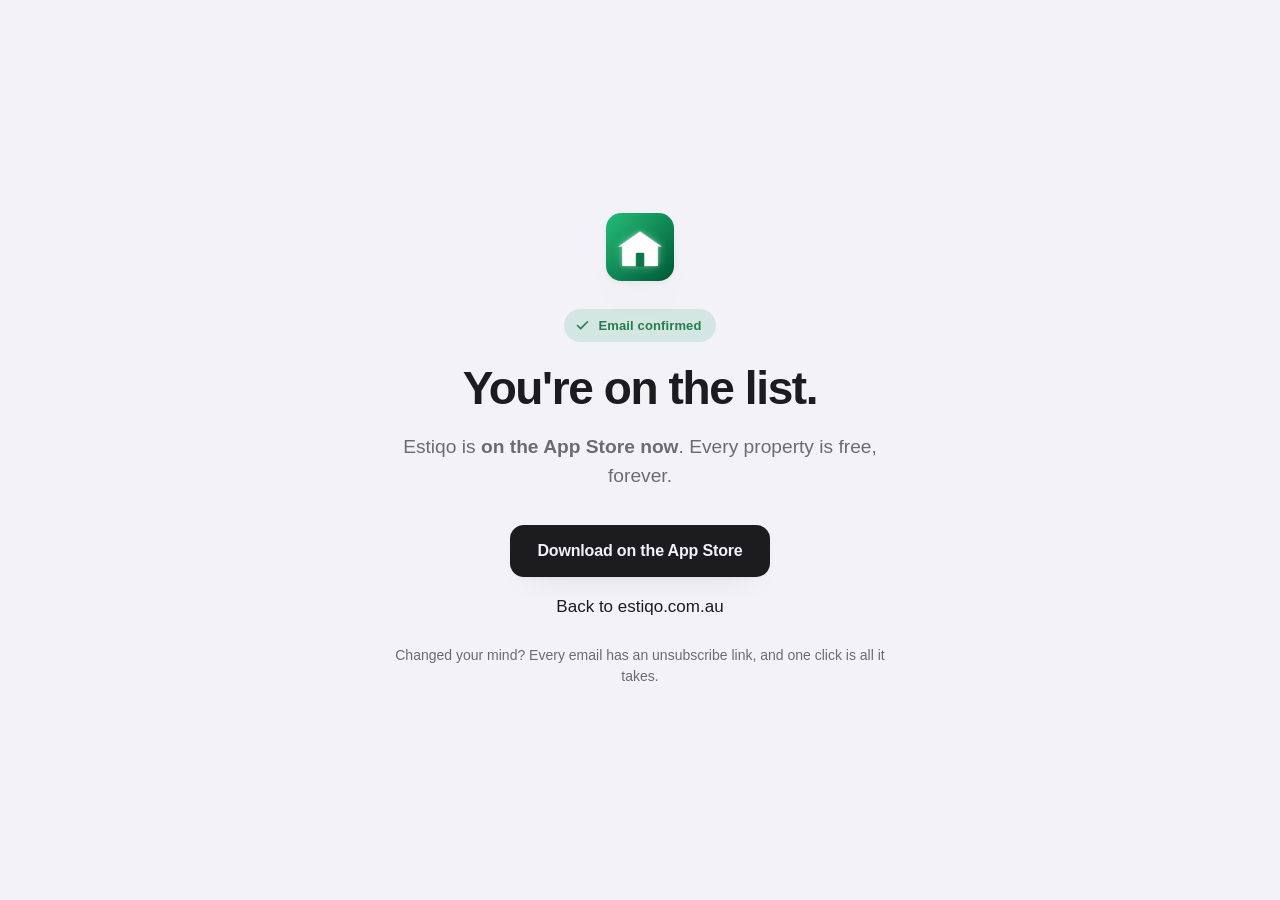
<file: confirmed.html>
<!DOCTYPE html>
<html lang="en-AU">
<head>
<meta charset="UTF-8">
<meta name="viewport" content="width=device-width, initial-scale=1">
<title>You're on the list — Estiqo</title>
<meta name="description" content="You're confirmed for the Estiqo launch list.">
<!-- Nobody should ever arrive here from a search result; this page only makes
     sense as the last step of the double opt-in. -->
<meta name="robots" content="noindex">

<link rel="icon" href="img/icon.png">
<link rel="stylesheet" href="css/estiqo.css">

<style>
  /* Everything visual comes from estiqo.css's tokens. The handful of rules
     here are only the centring this one page needs, and none of them depend
     on js/estiqo.js — the page deliberately ships no script, so the liquid
     field and .reveal animations are left off rather than being included and
     silently sitting at opacity 0 with nothing to trigger them. */
  .done {
    min-height: 100svh;
    display: flex;
    align-items: center;
    justify-content: center;
    text-align: center;
    padding: 48px 0;
  }
  .done .container { max-width: 560px; }
  .done .mark {
    width: 68px; height: 68px;
    border-radius: 22.5%;
    margin: 0 auto 28px;
    box-shadow: var(--shadow-lift);
  }
  .done h1 {
    font-size: clamp(32px, 5.6vw, 46px);
    margin: 0 0 20px;
  }
  .done .lede { margin: 0 auto 34px; }
  .done .tick {
    display: inline-flex;
    align-items: center;
    gap: 8px;
    margin: 0 0 22px;
    padding: 7px 14px 7px 11px;
    border-radius: 999px;
    background: color-mix(in srgb, var(--green) 14%, transparent);
    color: var(--green-ink);
    font-size: 13px;
    font-weight: 600;
    letter-spacing: 0.01em;
  }
  .done .tick svg { width: 15px; height: 15px; }
  .done .cta-fine { margin-top: 26px; }
</style>
<!-- Cloudflare Web Analytics --><script type='module' src='https://static.cloudflareinsights.com/beacon.min.js' data-cf-beacon='{"token": "afd33d4860234205969c4e4121e6846a"}'></script><!-- End Cloudflare Web Analytics -->
</head>
<body>

<main class="done">
  <div class="container">
    <img class="mark" src="img/icon.png" width="68" height="68" alt="">

    <p class="tick">
      <svg viewBox="0 0 24 24" fill="none" stroke="currentColor" stroke-width="2.6" stroke-linecap="round" stroke-linejoin="round" aria-hidden="true"><path d="M20 6L9 17l-5-5"/></svg>
      Email confirmed
    </p>

    <h1>You're on the list.</h1>

    <!-- Updated after launch (8 Sep 2026). The waitlist form is gone, but Kit's
         double opt-in still sends people here if they click an old
         confirmation email, so the page now points at the live listing
         instead of promising a launch email about a date that has passed. -->
    <p class="lede">Estiqo is <strong>on the App Store now</strong>. Every property is free, forever.</p>

    <a class="btn btn-primary" href="https://apps.apple.com/au/app/estiqo-investment-property/id6801718917">Download on the App Store</a>
    <p><a href="/">Back to estiqo.com.au</a></p>

    <p class="cta-fine">Changed your mind? Every email has an unsubscribe link, and one click is all it takes.</p>
  </div>
</main>

</body>
</html>
</file>
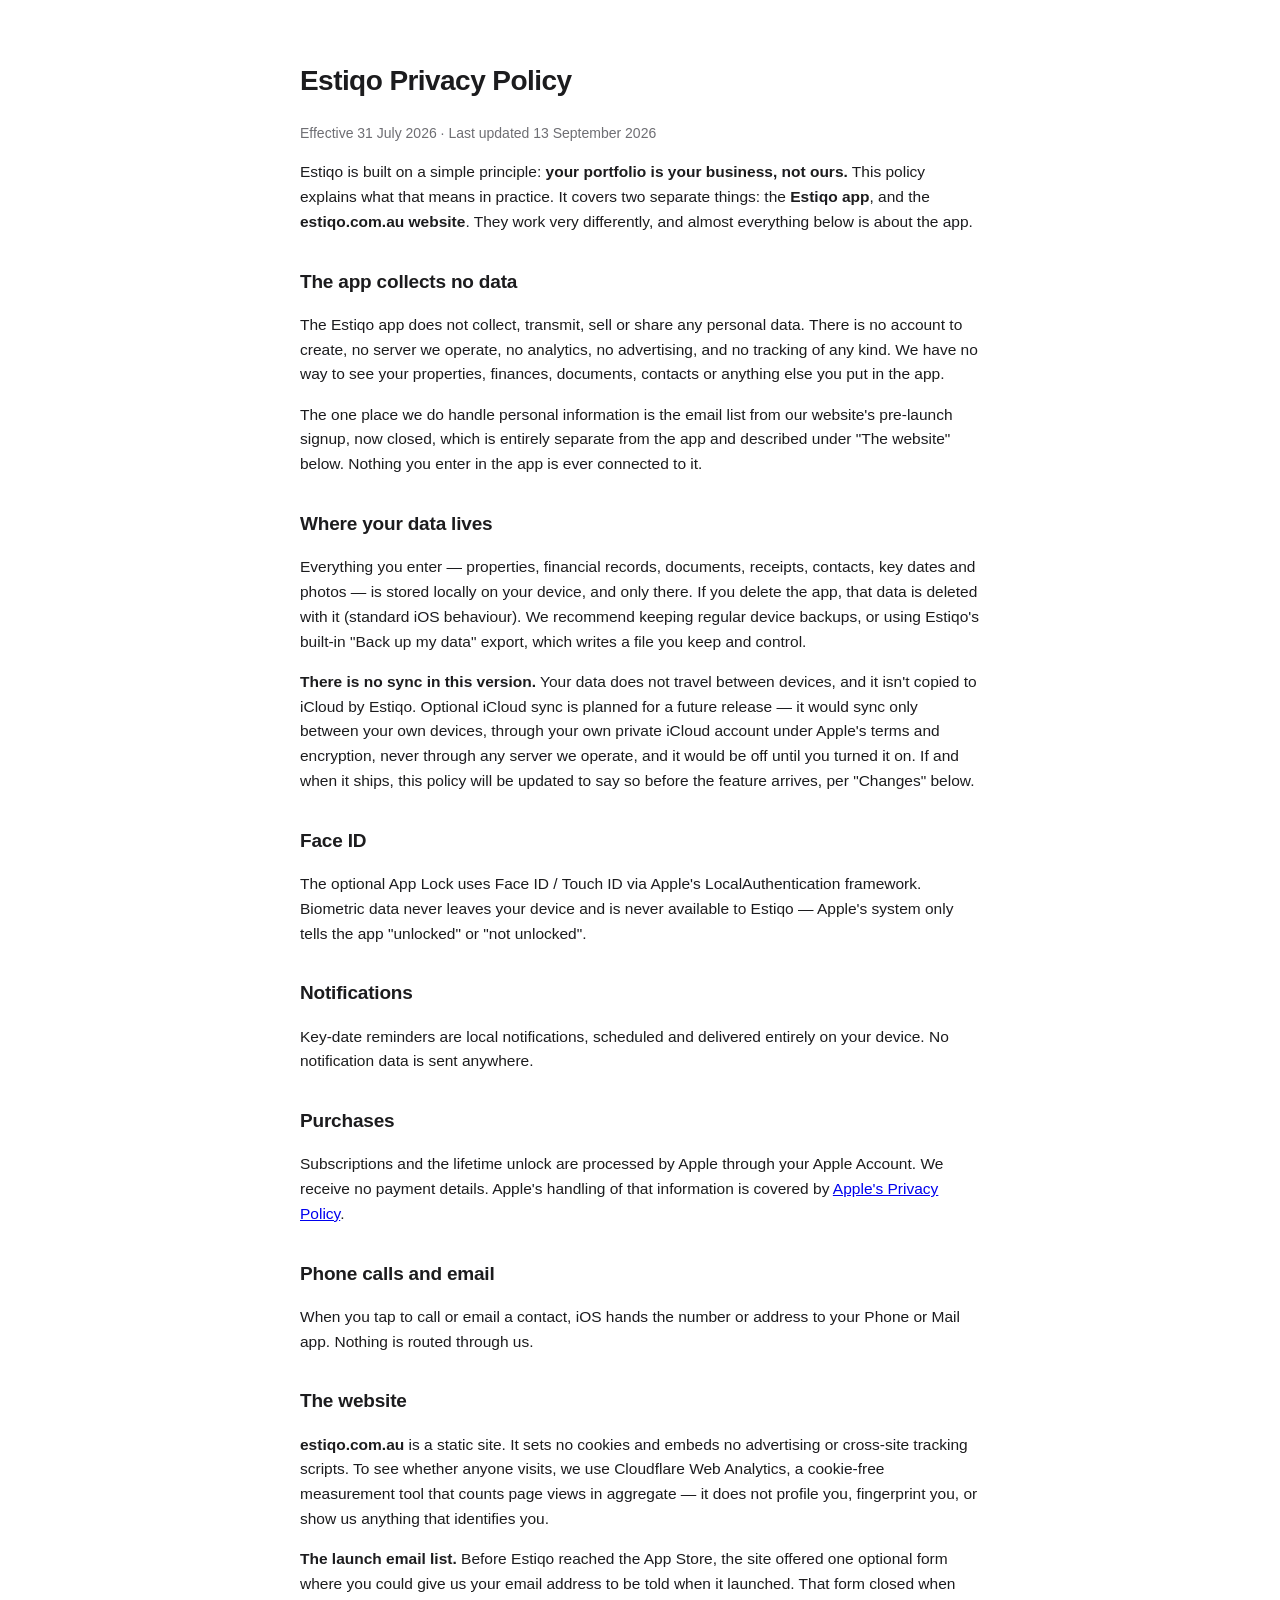
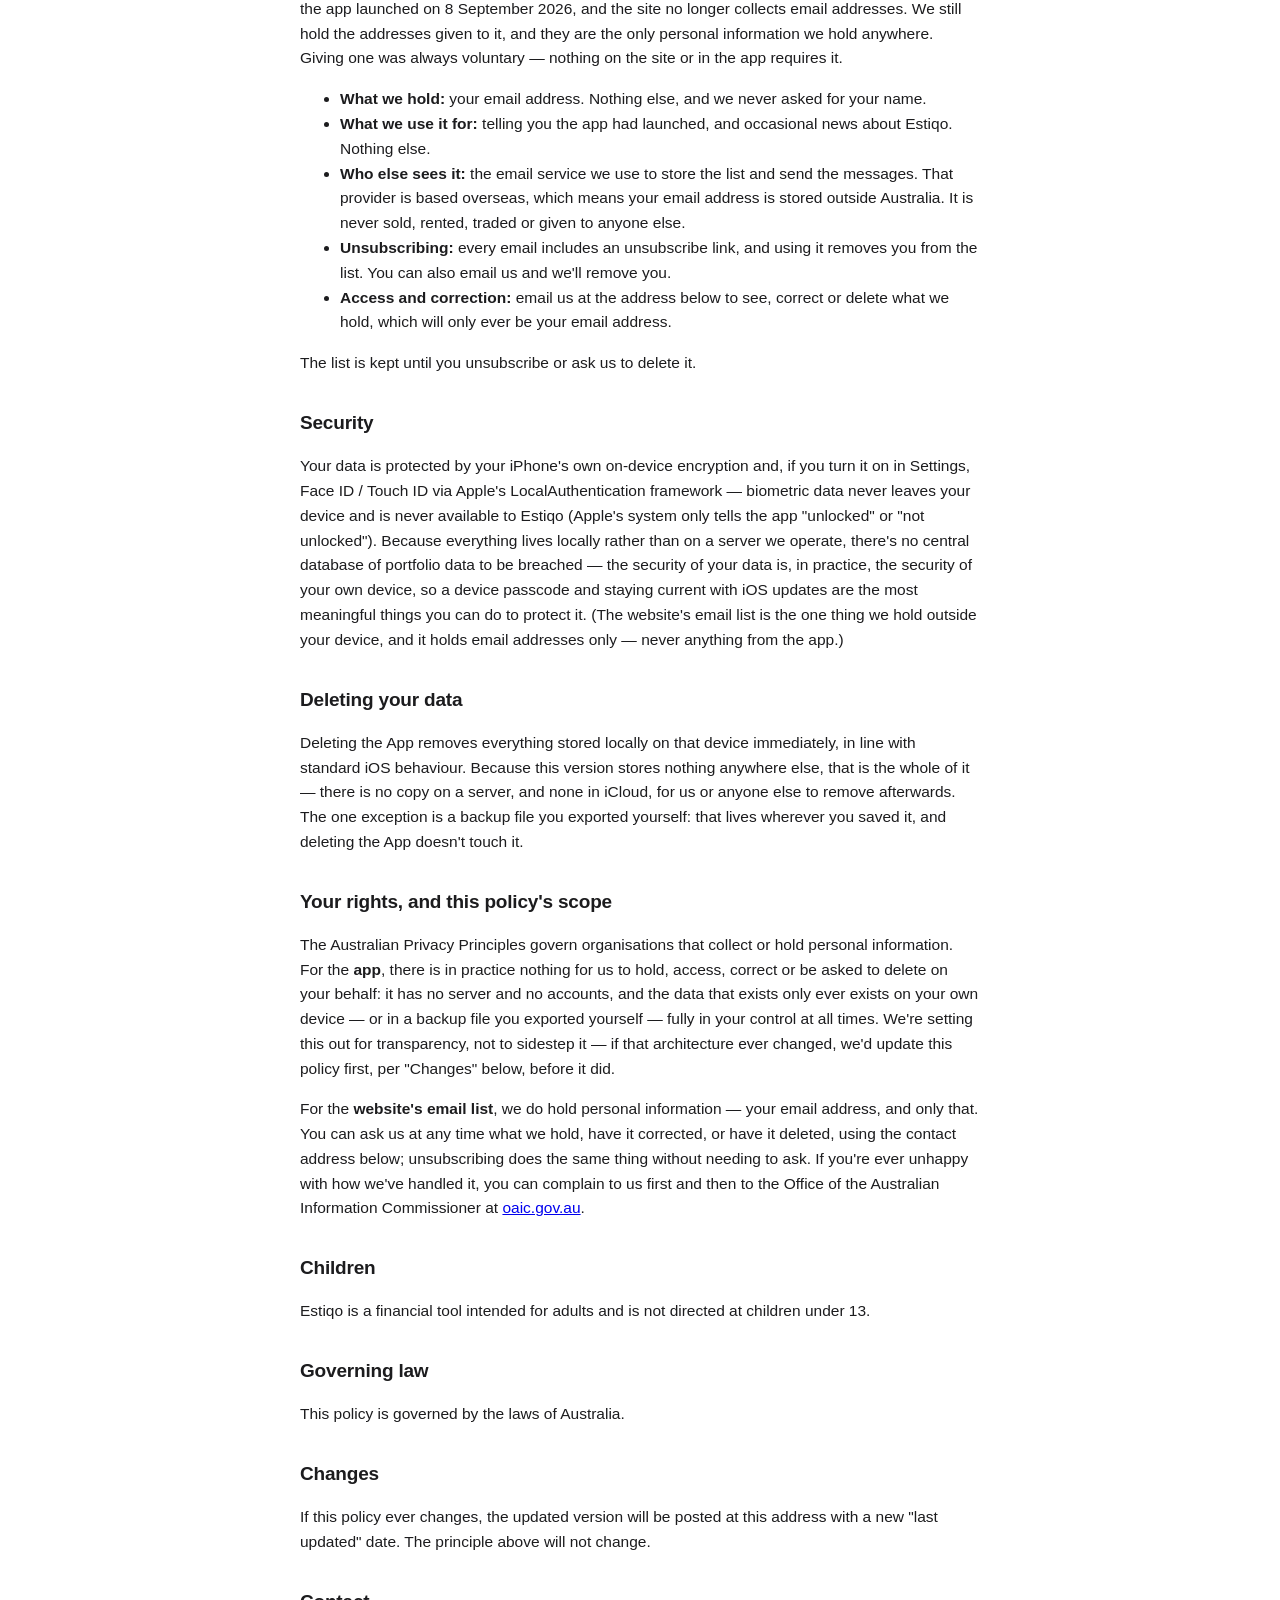
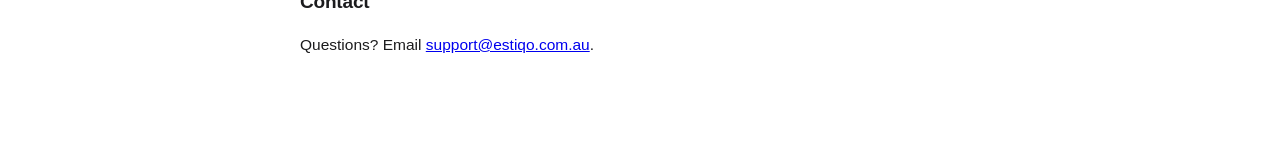
<file: privacy-policy.html>
<!DOCTYPE html>
<html lang="en">
<head>
<meta charset="UTF-8">
<meta name="viewport" content="width=device-width, initial-scale=1">
<title>Estiqo — Privacy Policy</title>
<style>
  body { font-family: -apple-system, BlinkMacSystemFont, "Segoe UI", Roboto, sans-serif;
         max-width: 680px; margin: 0 auto; padding: 40px 24px 80px; color: #1c1c1e; line-height: 1.6; }
  h1 { font-size: 28px; letter-spacing: -0.02em; }
  h2 { font-size: 19px; margin-top: 32px; letter-spacing: -0.01em; }
  p, li { font-size: 15.5px; }
  .updated { color: #6e6e73; font-size: 14px; }
  @media (prefers-color-scheme: dark) {
    body { background: #111; color: #f2f2f4; }
    .updated { color: #98989e; }
  }
</style>
<!-- Cloudflare Web Analytics --><script type='module' src='https://static.cloudflareinsights.com/beacon.min.js' data-cf-beacon='{"token": "afd33d4860234205969c4e4121e6846a"}'></script><!-- End Cloudflare Web Analytics -->
</head>
<body>
<h1>Estiqo Privacy Policy</h1>
<p class="updated">Effective 31 July 2026 · Last updated 13 September 2026</p>

<p>Estiqo is built on a simple principle: <strong>your portfolio is your business, not ours.</strong> This policy explains what that means in practice. It covers two separate things: the <strong>Estiqo app</strong>, and the <strong>estiqo.com.au website</strong>. They work very differently, and almost everything below is about the app.</p>

<h2>The app collects no data</h2>
<p>The Estiqo app does not collect, transmit, sell or share any personal data. There is no account to create, no server we operate, no analytics, no advertising, and no tracking of any kind. We have no way to see your properties, finances, documents, contacts or anything else you put in the app.</p>
<p>The one place we do handle personal information is the email list from our website's pre-launch signup, now closed, which is entirely separate from the app and described under "The website" below. Nothing you enter in the app is ever connected to it.</p>

<h2>Where your data lives</h2>
<p>Everything you enter — properties, financial records, documents, receipts, contacts, key dates and photos — is stored locally on your device, and only there. If you delete the app, that data is deleted with it (standard iOS behaviour). We recommend keeping regular device backups, or using Estiqo's built-in "Back up my data" export, which writes a file you keep and control.</p>
<p><strong>There is no sync in this version.</strong> Your data does not travel between devices, and it isn't copied to iCloud by Estiqo. Optional iCloud sync is planned for a future release — it would sync only between your own devices, through your own private iCloud account under Apple's terms and encryption, never through any server we operate, and it would be off until you turned it on. If and when it ships, this policy will be updated to say so before the feature arrives, per "Changes" below.</p>

<h2>Face ID</h2>
<p>The optional App Lock uses Face ID / Touch ID via Apple's LocalAuthentication framework. Biometric data never leaves your device and is never available to Estiqo — Apple's system only tells the app "unlocked" or "not unlocked".</p>

<h2>Notifications</h2>
<p>Key-date reminders are local notifications, scheduled and delivered entirely on your device. No notification data is sent anywhere.</p>

<h2>Purchases</h2>
<p>Subscriptions and the lifetime unlock are processed by Apple through your Apple Account. We receive no payment details. Apple's handling of that information is covered by <a href="https://www.apple.com/legal/privacy/">Apple's Privacy Policy</a>.</p>

<h2>Phone calls and email</h2>
<p>When you tap to call or email a contact, iOS hands the number or address to your Phone or Mail app. Nothing is routed through us.</p>

<h2>The website</h2>
<p><strong>estiqo.com.au</strong> is a static site. It sets no cookies and embeds no advertising or cross-site tracking scripts. To see whether anyone visits, we use Cloudflare Web Analytics, a cookie-free measurement tool that counts page views in aggregate — it does not profile you, fingerprint you, or show us anything that identifies you.</p>
<p><strong>The launch email list.</strong> Before Estiqo reached the App Store, the site offered one optional form where you could give us your email address to be told when it launched. That form closed when the app launched on 8 September 2026, and the site no longer collects email addresses. We still hold the addresses given to it, and they are the only personal information we hold anywhere. Giving one was always voluntary — nothing on the site or in the app requires it.</p>
<ul>
  <li><strong>What we hold:</strong> your email address. Nothing else, and we never asked for your name.</li>
  <li><strong>What we use it for:</strong> telling you the app had launched, and occasional news about Estiqo. Nothing else.</li>
  <li><strong>Who else sees it:</strong> the email service we use to store the list and send the messages. That provider is based overseas, which means your email address is stored outside Australia. It is never sold, rented, traded or given to anyone else.</li>
  <li><strong>Unsubscribing:</strong> every email includes an unsubscribe link, and using it removes you from the list. You can also email us and we'll remove you.</li>
  <li><strong>Access and correction:</strong> email us at the address below to see, correct or delete what we hold, which will only ever be your email address.</li>
</ul>
<p>The list is kept until you unsubscribe or ask us to delete it.</p>

<h2>Security</h2>
<p>Your data is protected by your iPhone's own on-device encryption and, if you turn it on in Settings, Face ID / Touch ID via Apple's LocalAuthentication framework — biometric data never leaves your device and is never available to Estiqo (Apple's system only tells the app "unlocked" or "not unlocked"). Because everything lives locally rather than on a server we operate, there's no central database of portfolio data to be breached — the security of your data is, in practice, the security of your own device, so a device passcode and staying current with iOS updates are the most meaningful things you can do to protect it. (The website's email list is the one thing we hold outside your device, and it holds email addresses only — never anything from the app.)</p>

<h2>Deleting your data</h2>
<p>Deleting the App removes everything stored locally on that device immediately, in line with standard iOS behaviour. Because this version stores nothing anywhere else, that is the whole of it — there is no copy on a server, and none in iCloud, for us or anyone else to remove afterwards. The one exception is a backup file you exported yourself: that lives wherever you saved it, and deleting the App doesn't touch it.</p>

<h2>Your rights, and this policy's scope</h2>
<p>The Australian Privacy Principles govern organisations that collect or hold personal information. For the <strong>app</strong>, there is in practice nothing for us to hold, access, correct or be asked to delete on your behalf: it has no server and no accounts, and the data that exists only ever exists on your own device — or in a backup file you exported yourself — fully in your control at all times. We're setting this out for transparency, not to sidestep it — if that architecture ever changed, we'd update this policy first, per "Changes" below, before it did.</p>
<p>For the <strong>website's email list</strong>, we do hold personal information — your email address, and only that. You can ask us at any time what we hold, have it corrected, or have it deleted, using the contact address below; unsubscribing does the same thing without needing to ask. If you're ever unhappy with how we've handled it, you can complain to us first and then to the Office of the Australian Information Commissioner at <a href="https://www.oaic.gov.au">oaic.gov.au</a>.</p>

<h2>Children</h2>
<p>Estiqo is a financial tool intended for adults and is not directed at children under 13.</p>

<h2>Governing law</h2>
<p>This policy is governed by the laws of Australia.</p>

<h2>Changes</h2>
<p>If this policy ever changes, the updated version will be posted at this address with a new "last updated" date. The principle above will not change.</p>

<h2>Contact</h2>
<p>Questions? Email <a href="mailto:support@estiqo.com.au">support@estiqo.com.au</a>.</p>
</body>
</html>
</file>
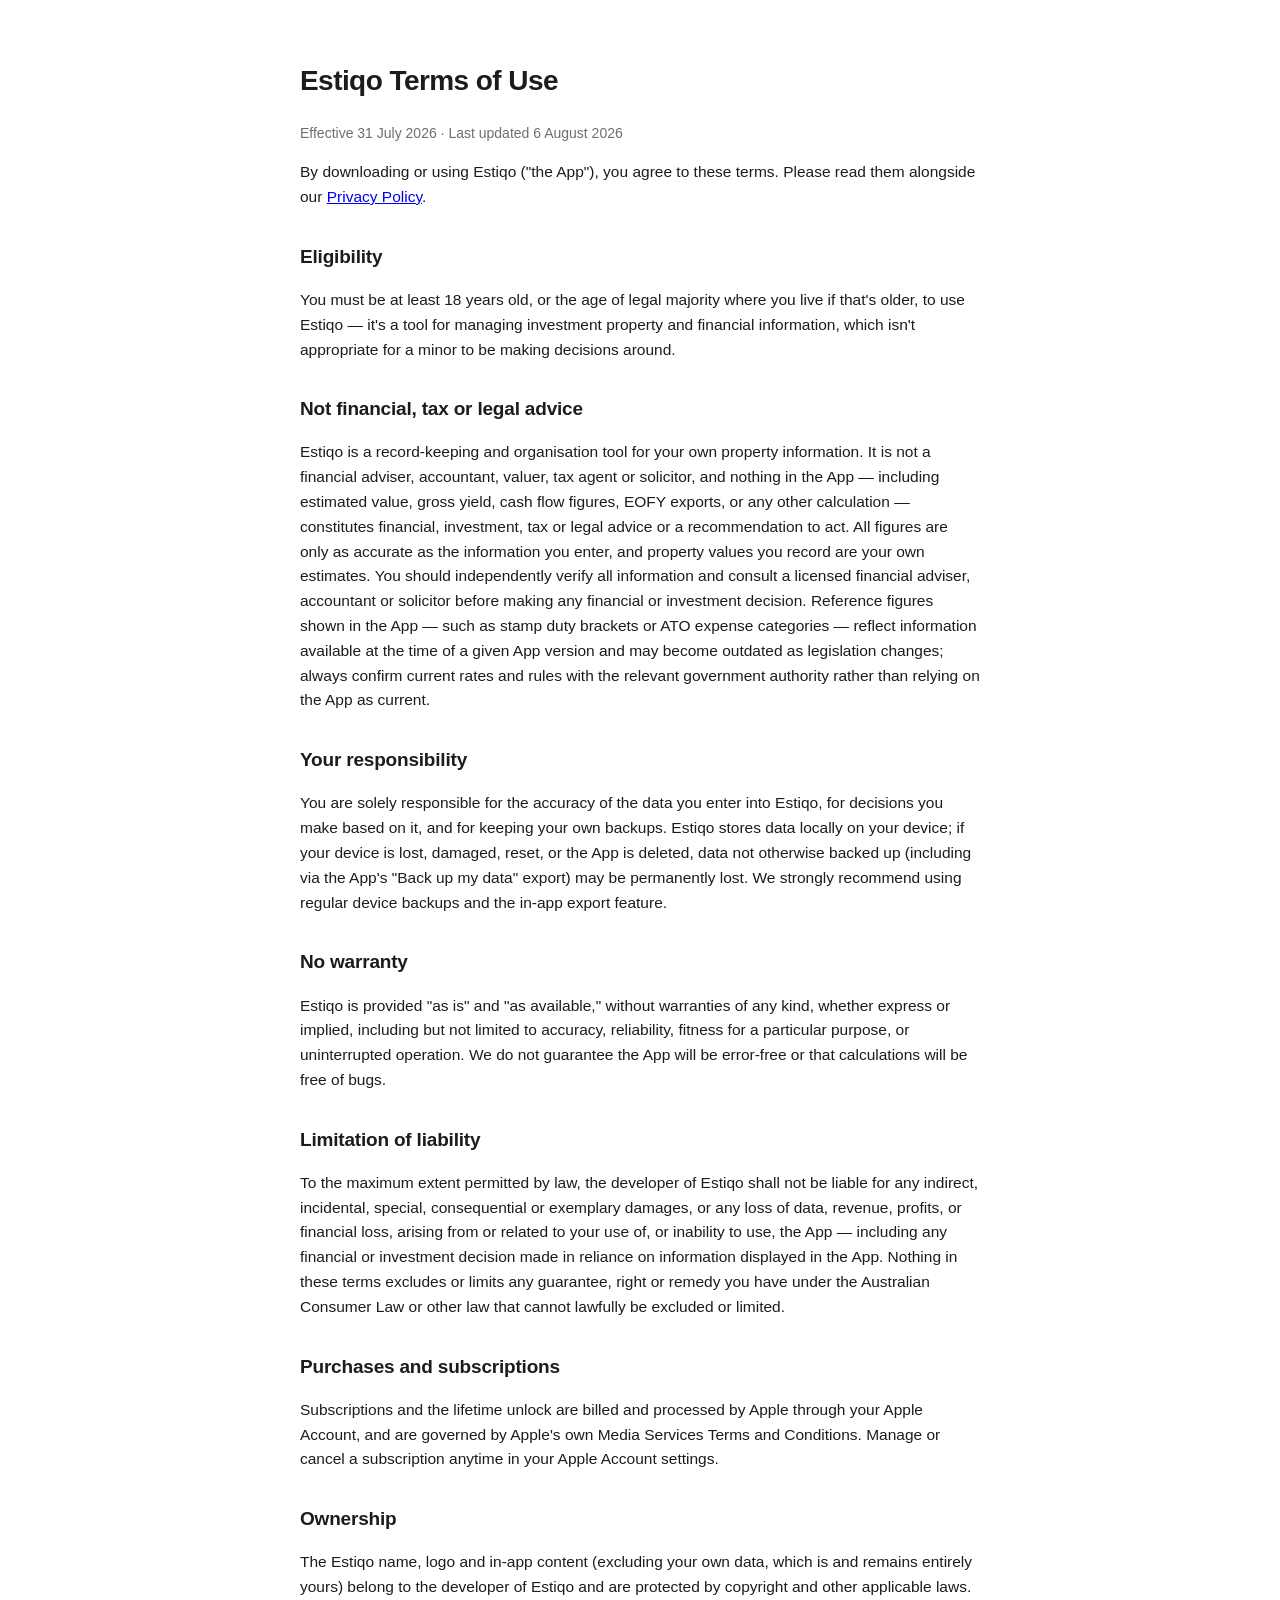
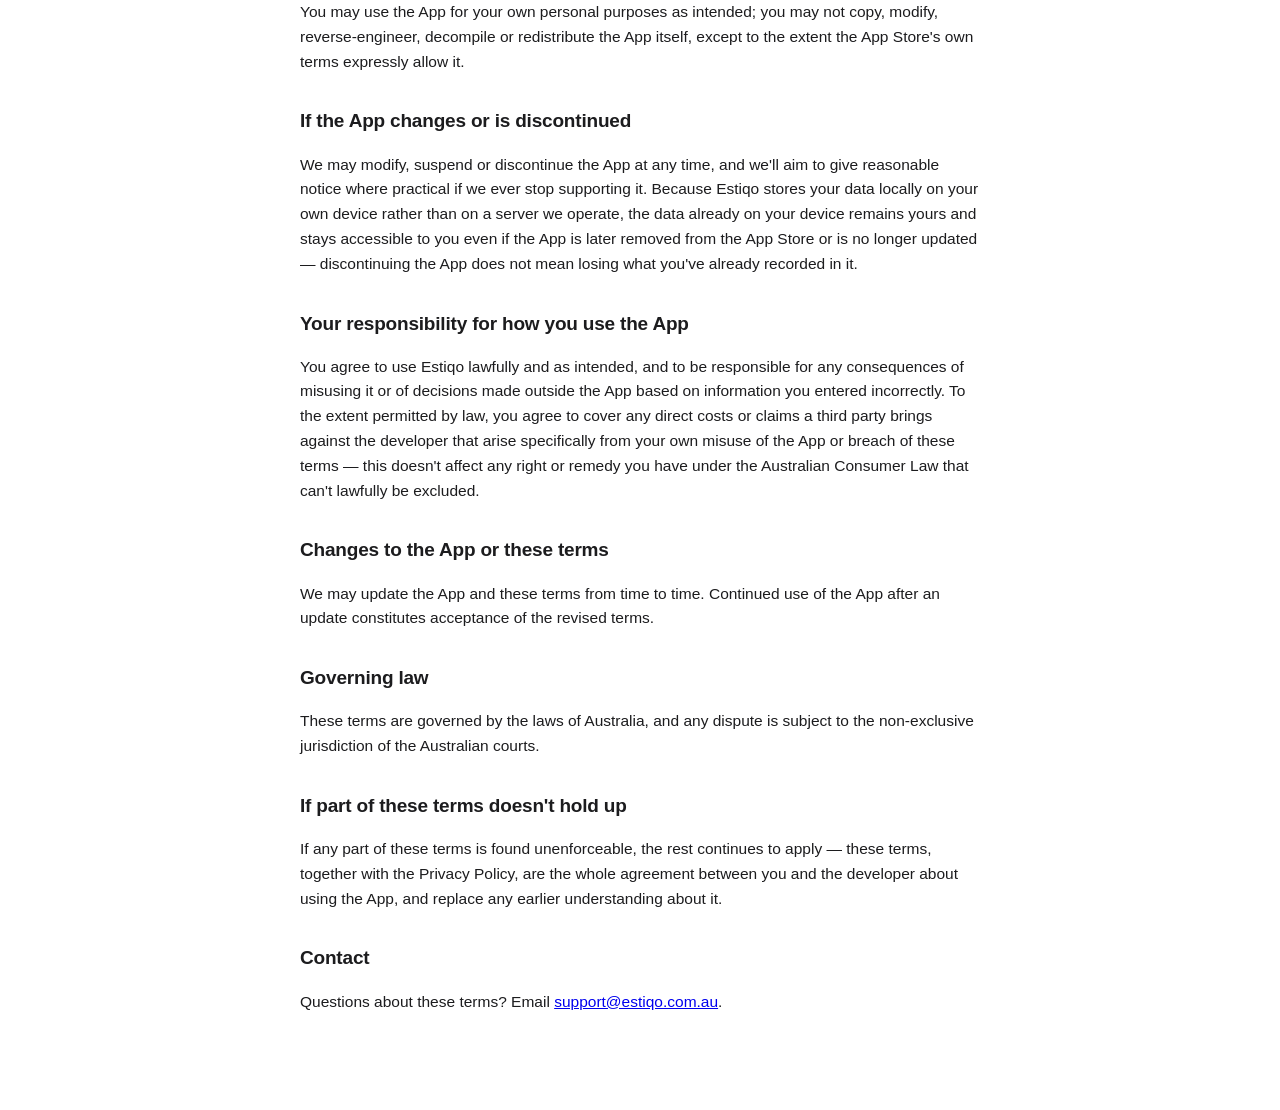
<file: terms-of-use.html>
<!DOCTYPE html>
<html lang="en">
<head>
<meta charset="UTF-8">
<meta name="viewport" content="width=device-width, initial-scale=1">
<title>Estiqo — Terms of Use</title>
<style>
  body { font-family: -apple-system, BlinkMacSystemFont, "Segoe UI", Roboto, sans-serif;
         max-width: 680px; margin: 0 auto; padding: 40px 24px 80px; color: #1c1c1e; line-height: 1.6; }
  h1 { font-size: 28px; letter-spacing: -0.02em; }
  h2 { font-size: 19px; margin-top: 32px; letter-spacing: -0.01em; }
  p, li { font-size: 15.5px; }
  .updated { color: #6e6e73; font-size: 14px; }
  .note { background: #f2f2f7; border-radius: 12px; padding: 14px 16px; font-size: 13.5px; color: #444; margin-top: 28px; }
  @media (prefers-color-scheme: dark) {
    body { background: #111; color: #f2f2f4; }
    .updated { color: #98989e; }
    .note { background: #1c1c1e; color: #c8c8cc; }
  }
</style>
<!-- Cloudflare Web Analytics --><script type='module' src='https://static.cloudflareinsights.com/beacon.min.js' data-cf-beacon='{"token": "afd33d4860234205969c4e4121e6846a"}'></script><!-- End Cloudflare Web Analytics -->
</head>
<body>
<h1>Estiqo Terms of Use</h1>
<p class="updated">Effective 31 July 2026 · Last updated 6 August 2026</p>

<p>By downloading or using Estiqo ("the App"), you agree to these terms. Please read them alongside our <a href="privacy-policy.html">Privacy Policy</a>.</p>

<h2>Eligibility</h2>
<p>You must be at least 18 years old, or the age of legal majority where you live if that's older, to use Estiqo — it's a tool for managing investment property and financial information, which isn't appropriate for a minor to be making decisions around.</p>

<h2>Not financial, tax or legal advice</h2>
<p>Estiqo is a record-keeping and organisation tool for your own property information. It is not a financial adviser, accountant, valuer, tax agent or solicitor, and nothing in the App — including estimated value, gross yield, cash flow figures, EOFY exports, or any other calculation — constitutes financial, investment, tax or legal advice or a recommendation to act. All figures are only as accurate as the information you enter, and property values you record are your own estimates. You should independently verify all information and consult a licensed financial adviser, accountant or solicitor before making any financial or investment decision. Reference figures shown in the App — such as stamp duty brackets or ATO expense categories — reflect information available at the time of a given App version and may become outdated as legislation changes; always confirm current rates and rules with the relevant government authority rather than relying on the App as current.</p>

<h2>Your responsibility</h2>
<p>You are solely responsible for the accuracy of the data you enter into Estiqo, for decisions you make based on it, and for keeping your own backups. Estiqo stores data locally on your device; if your device is lost, damaged, reset, or the App is deleted, data not otherwise backed up (including via the App's "Back up my data" export) may be permanently lost. We strongly recommend using regular device backups and the in-app export feature.</p>

<h2>No warranty</h2>
<p>Estiqo is provided "as is" and "as available," without warranties of any kind, whether express or implied, including but not limited to accuracy, reliability, fitness for a particular purpose, or uninterrupted operation. We do not guarantee the App will be error-free or that calculations will be free of bugs.</p>

<h2>Limitation of liability</h2>
<p>To the maximum extent permitted by law, the developer of Estiqo shall not be liable for any indirect, incidental, special, consequential or exemplary damages, or any loss of data, revenue, profits, or financial loss, arising from or related to your use of, or inability to use, the App — including any financial or investment decision made in reliance on information displayed in the App. Nothing in these terms excludes or limits any guarantee, right or remedy you have under the Australian Consumer Law or other law that cannot lawfully be excluded or limited.</p>

<h2>Purchases and subscriptions</h2>
<p>Subscriptions and the lifetime unlock are billed and processed by Apple through your Apple Account, and are governed by Apple's own Media Services Terms and Conditions. Manage or cancel a subscription anytime in your Apple Account settings.</p>

<h2>Ownership</h2>
<p>The Estiqo name, logo and in-app content (excluding your own data, which is and remains entirely yours) belong to the developer of Estiqo and are protected by copyright and other applicable laws. You may use the App for your own personal purposes as intended; you may not copy, modify, reverse-engineer, decompile or redistribute the App itself, except to the extent the App Store's own terms expressly allow it.</p>

<h2>If the App changes or is discontinued</h2>
<p>We may modify, suspend or discontinue the App at any time, and we'll aim to give reasonable notice where practical if we ever stop supporting it. Because Estiqo stores your data locally on your own device rather than on a server we operate, the data already on your device remains yours and stays accessible to you even if the App is later removed from the App Store or is no longer updated — discontinuing the App does not mean losing what you've already recorded in it.</p>

<h2>Your responsibility for how you use the App</h2>
<p>You agree to use Estiqo lawfully and as intended, and to be responsible for any consequences of misusing it or of decisions made outside the App based on information you entered incorrectly. To the extent permitted by law, you agree to cover any direct costs or claims a third party brings against the developer that arise specifically from your own misuse of the App or breach of these terms — this doesn't affect any right or remedy you have under the Australian Consumer Law that can't lawfully be excluded.</p>

<h2>Changes to the App or these terms</h2>
<p>We may update the App and these terms from time to time. Continued use of the App after an update constitutes acceptance of the revised terms.</p>

<h2>Governing law</h2>
<p>These terms are governed by the laws of Australia, and any dispute is subject to the non-exclusive jurisdiction of the Australian courts.</p>

<h2>If part of these terms doesn't hold up</h2>
<p>If any part of these terms is found unenforceable, the rest continues to apply — these terms, together with the Privacy Policy, are the whole agreement between you and the developer about using the App, and replace any earlier understanding about it.</p>

<h2>Contact</h2>
<p>Questions about these terms? Email <a href="mailto:support@estiqo.com.au">support@estiqo.com.au</a>.</p>
</body>
</html>
</file>
<file: css/estiqo.css>
/* ============================================================
   Estiqo — landing page
   ------------------------------------------------------------
   Extracted from the old single-file index.html so the browser
   can cache it, and so the markup is readable without scrolling
   past 900 lines of <style>.

   Colours are the app's real values, not approximations:
   --green matches Assets.xcassets/AccentColor.colorset exactly
   (light 0.122/0.616/0.388, dark 0.145/0.506/0.325), and
   --terracotta / --negative match Theme.swift's own definitions.
   The site used to run a warmer, older palette that predated
   them, which meant the page and the product it was selling
   were visibly different shades of green.
   ============================================================ */

/* ---------- 1. Tokens ---------- */

:root {
  /* Surfaces — iOS systemGroupedBackground / secondarySystemGroupedBackground */
  --bg: #F2F2F7;
  --surface: #FFFFFF;
  --surface-sunken: #E9E9EF;

  /* Ink */
  --ink: #1C1C1E;
  --muted: #6C6C70;          /* 4.7:1 on --bg — passes AA for body text */
  --line: rgba(60, 60, 67, 0.13);

  /* Brand */
  --green: #1F9D63;          /* fills, large display type */
  --green-ink: #227E4F;      /* 5.0:1 on white — the only green safe for small text */
  --terracotta: #CC8C54;     /* fields and accents only; never small text */
  --negative: #B23B40;

  /* Motion */
  --ease: cubic-bezier(0.22, 0.61, 0.36, 1);
  --ease-soft: cubic-bezier(0.4, 0, 0.2, 1);

  /* Geometry */
  --radius: 22px;
  --radius-sm: 14px;
  --shadow-card: 0 1px 2px rgba(0, 0, 0, 0.04), 0 12px 32px -20px rgba(0, 0, 0, 0.22);
  --shadow-lift: 0 2px 6px rgba(0, 0, 0, 0.05), 0 28px 60px -28px rgba(0, 0, 0, 0.3);
  --maxw: 1120px;
  /* The page's side gutter. A token rather than a literal because the
     pricing carousel has to cancel it out to bleed to the screen edge, and
     the two must not drift apart. */
  --gutter: 24px;

  /* Liquid field opacity — dialled down on mobile further below */
  --liquid-strength: 1;

  color-scheme: light dark;
}

@media (prefers-color-scheme: dark) {
  :root {
    --bg: #000000;
    --surface: #1C1C1E;
    --surface-sunken: #131315;

    --ink: #F5F5F7;
    --muted: #98989E;
    --line: rgba(235, 235, 245, 0.16);

    --green: #258153;
    --green-ink: #1F9D63;    /* 6.1:1 on black */
    --terracotta: #D99E6B;
    /* Theme.swift has always carried a lighter red for dark mode
       (0.929/0.353/0.376) — this file just never picked it up, because until
       the waitlist form nothing used --negative for small text. The light
       value is 3.6:1 on black and fails AA; this is 6.2:1. */
    --negative: #ED5A60;

    --shadow-card: 0 1px 2px rgba(0, 0, 0, 0.5), 0 12px 32px -20px rgba(0, 0, 0, 0.8);
    --shadow-lift: 0 2px 6px rgba(0, 0, 0, 0.5), 0 28px 60px -28px rgba(0, 0, 0, 0.9);
  }
}

/* ---------- 2. Base ---------- */

*,
*::before,
*::after { box-sizing: border-box; }

html {
  scroll-behavior: smooth;
  /* Sticky header clearance for in-page anchors. */
  scroll-padding-top: 84px;
  -webkit-text-size-adjust: 100%;
}

body {
  margin: 0;
  background: var(--bg);
  color: var(--ink);
  font-family: -apple-system, BlinkMacSystemFont, "SF Pro Text", "Segoe UI", Roboto, Helvetica, Arial, sans-serif;
  font-size: 17px;
  line-height: 1.5;
  -webkit-font-smoothing: antialiased;
  -moz-osx-font-smoothing: grayscale;
  overflow-x: hidden;
}

a { color: inherit; text-decoration: none; }
img, svg, video { display: block; max-width: 100%; }
button { font: inherit; color: inherit; }

:focus-visible {
  outline: 2px solid var(--green);
  outline-offset: 3px;
  border-radius: 6px;
}

.container {
  width: 100%;
  max-width: var(--maxw);
  margin: 0 auto;
  padding: 0 var(--gutter);
  position: relative;
  z-index: 1;
}

.sr-only {
  position: absolute;
  width: 1px; height: 1px;
  padding: 0; margin: -1px;
  overflow: hidden;
  clip: rect(0 0 0 0);
  white-space: nowrap;
  border: 0;
}

/* Sections own their liquid field, so each one clips its own blobs.

   Deliberately plain `hidden`, not `clip` with an `overflow-clip-margin`.
   The glows were never actually being cut here — every glowing tile needs
   at most ~47px of bloom and each sits 50-400px inside its own section —
   so a clip margin bought nothing and cost twice: permitted overflow
   counts toward the document's scrollable width, which left every
   full-bleed section 90px short of the right edge, and clipping that back
   at the root stopped the page scrolling entirely.

   The harsh edges came from the pricing carousel's own overflow and from
   single-layer shadows that ended rather than faded. Both are fixed where
   they live. */
section { position: relative; overflow: hidden; }

/* ---------- 3. Type scale ---------- */

h1, h2, h3 {
  margin: 0;
  font-weight: 700;
  letter-spacing: -0.03em;
  line-height: 1.06;
  /* SF Pro Display is the optical size Apple uses above ~20px. */
  font-family: -apple-system, BlinkMacSystemFont, "SF Pro Display", "SF Pro Text", "Segoe UI", Roboto, Helvetica, Arial, sans-serif;
}

h1 { font-size: clamp(40px, 6.4vw, 68px); }
h2 { font-size: clamp(30px, 4.4vw, 46px); letter-spacing: -0.028em; }
h3 { font-size: 19px; letter-spacing: -0.018em; line-height: 1.25; }

.lede {
  font-size: clamp(17px, 1.5vw, 20px);
  line-height: 1.5;
  color: var(--muted);
  /* Comfortable measure — roughly 46 characters, not the full column. */
  max-width: 30em;
  margin: 0;
}

.eyebrow {
  display: inline-flex;
  align-items: center;
  gap: 8px;
  font-size: 12.5px;
  font-weight: 600;
  letter-spacing: 0.04em;
  text-transform: uppercase;
  color: var(--green-ink);
  margin: 0 0 18px;
}
.eyebrow::before {
  content: "";
  width: 6px; height: 6px;
  border-radius: 50%;
  background: var(--green);
  flex-shrink: 0;
}

/* Financial figures throughout use tabular numerals in SF rather than a
   monospaced typeface — it's what the app itself renders, and a true mono
   face would read as "code" rather than "money". See .stat dd, .price-amount
   and .pr-val. */

.section-head {
  max-width: 640px;
  margin: 0 0 56px;
}
.section-head.centred {
  margin-left: auto;
  margin-right: auto;
  text-align: center;
}
.section-head.centred .lede { margin-left: auto; margin-right: auto; }
.section-head h2 + .lede { margin-top: 18px; }

/* ============================================================
   4. LIQUID MOTION
   ------------------------------------------------------------
   A translation of the app's own AuraBackground into CSS, rather
   than decoration invented for the web.

   Performance contract, in order of importance:
   - Only `transform` and `opacity` are ever animated. `filter:
     blur()` is set once as a static property, so the blur is
     rasterised a single time and every frame after that is a
     compositor transform of an existing texture.
   - The asymmetric border-radius is what makes a rotating blob
     read as *morphing*. Animating border-radius itself would
     re-rasterise a 70px-blurred layer every frame; rotating a
     lopsided shape costs nothing and looks the same.
   - JS adds `.is-live` only while a field is on screen (see
     estiqo.js). Off-screen fields are `paused`, so a page with
     six liquid sections still only ever animates the one or two
     you can actually see.
   ============================================================ */

.liquid {
  position: absolute;
  inset: -12%;
  z-index: 0;
  pointer-events: none;
  /* Scroll parallax target — written by JS as a plain number of px.
     Deliberately untransitioned: scroll response must feel locked to
     the scroll, not lag behind it. */
  transform: translate3d(0, calc(var(--sy, 0) * 1px), 0);
  contain: paint;
  /* Every section clips its own field, which left a visible horizontal
     seam wherever a blob was still at partial opacity when it hit the
     section edge — most obvious in dark mode, where the tint simply
     stopped mid-glow. Fading the field out at the top and bottom means
     each section's liquid dissolves into the next instead of ending. */
  -webkit-mask-image: linear-gradient(to bottom, transparent, #000 14%, #000 86%, transparent);
  mask-image: linear-gradient(to bottom, transparent, #000 14%, #000 86%, transparent);
}

/* Pointer response lives on a second layer so it can carry a long,
   soft transition without that easing also being applied to scroll. */
.liquid-inner {
  position: absolute;
  inset: 0;
  transform: translate3d(calc(var(--lx, 0) * 1px), calc(var(--ly, 0) * 1px), 0);
  transition: transform 1.1s var(--ease-soft);
}

.blob {
  position: absolute;
  border-radius: 47% 53% 61% 39% / 43% 47% 53% 57%;
  opacity: calc(var(--blob-o, 0.5) * var(--liquid-strength));
  filter: blur(64px);
  animation: liquid-drift var(--dur, 52s) var(--ease-soft) infinite alternate;
  animation-play-state: paused;
  transform: translate3d(0, 0, 0);
}
.is-live .blob { animation-play-state: running; }

.blob.green { background: radial-gradient(circle at 36% 34%, var(--green), transparent 68%); }
.blob.terra { background: radial-gradient(circle at 40% 38%, var(--terracotta), transparent 68%); }

/* One keyframe, one transform property. Variation between blobs comes
   from duration and delay, not from more keyframes — which is why the
   overall field never visibly loops. */
@keyframes liquid-drift {
  0%   { transform: translate3d(0, 0, 0) rotate(0deg) scale(1); }
  50%  { transform: translate3d(3%, -5%, 0) rotate(140deg) scale(1.14); }
  100% { transform: translate3d(-4%, 4%, 0) rotate(280deg) scale(0.94); }
}

/* ---------- 5. Scroll reveals ---------- */

/* Gated on `.js` (set by an inline script in <head>) so that with
   JavaScript disabled or broken, every element renders plainly
   visible instead of staying at opacity 0 forever. */
.js .reveal {
  opacity: 0;
  transform: translate3d(0, 20px, 0);
  transition:
    opacity 0.75s var(--ease),
    transform 0.75s var(--ease);
  transition-delay: calc(var(--i, 0) * 70ms);
}
.js .reveal.in {
  opacity: 1;
  transform: none;
}

/* ---------- 6. Buttons ---------- */

.btn {
  display: inline-flex;
  align-items: center;
  justify-content: center;
  gap: 10px;
  /* 52px tall — comfortably past the 44pt iOS touch minimum. */
  min-height: 52px;
  padding: 0 26px;
  border-radius: 14px;
  border: 1px solid transparent;
  font-size: 16px;
  font-weight: 600;
  letter-spacing: -0.01em;
  cursor: pointer;
  position: relative;
  overflow: hidden;
  transition: transform 0.22s var(--ease), box-shadow 0.22s var(--ease);
}
.btn:active { transform: scale(0.985); }

.btn-primary {
  background: var(--ink);
  color: var(--bg);
  box-shadow: var(--shadow-card);
}
@media (prefers-color-scheme: dark) {
  .btn-primary { background: #F5F5F7; color: #000; }
}

/* The restrained "light moving across the CTA" the brand calls for:
   a single translucent band swept once on hover with a transform.
   No infinite pulse — the old page had a 2.8s glow looping forever,
   which reads as urgency, not quality. */
.btn-primary::after {
  content: "";
  position: absolute;
  top: -60%; bottom: -60%;
  left: -40%;
  width: 34%;
  background: linear-gradient(100deg, transparent, rgba(255, 255, 255, 0.28), transparent);
  transform: translate3d(-260%, 0, 0) skewX(-14deg);
  transition: transform 0.9s var(--ease-soft);
  pointer-events: none;
}
@media (hover: hover) {
  .btn-primary:hover { transform: translateY(-2px); box-shadow: var(--shadow-lift); }
  .btn-primary:hover::after { transform: translate3d(560%, 0, 0) skewX(-14deg); }
}

/* Pre-launch state for the final CTA: the badge is a status, not a
   control. It keeps the button's shape so the section still reads as the
   page's closing call, but drops every affordance that promises something
   will happen — no sheen, no lift, no pointer. */
.btn.is-status { cursor: default; }
.btn.is-status::after { display: none; }
.btn.is-status:active { transform: none; }
@media (hover: hover) {
  .btn.is-status:hover { transform: none; box-shadow: var(--shadow-card); }
}

.btn-secondary {
  background: transparent;
  color: var(--ink);
  border-color: var(--line);
}
@media (hover: hover) {
  .btn-secondary:hover { border-color: var(--ink); }
}

.btn .apple-glyph { width: 19px; height: 19px; fill: currentColor; flex-shrink: 0; }

/* Two-line App Store lockup, sized so "App Store" is the dominant word. */
.btn-store { padding-left: 22px; padding-right: 24px; }
.btn-store .store-copy {
  display: flex;
  flex-direction: column;
  align-items: flex-start;
  line-height: 1.08;
}
.btn-store .store-copy small { font-size: 10.5px; font-weight: 500; opacity: 0.72; letter-spacing: 0.01em; }
.btn-store .store-copy strong { font-size: 17px; font-weight: 600; letter-spacing: -0.02em; }

.cta-row {
  display: flex;
  align-items: center;
  gap: 14px;
  flex-wrap: wrap;
  margin: 34px 0 20px;
}
.cta-fine {
  font-size: 14px;
  color: var(--muted);
  margin: 0;
}
.cta-fine strong { color: var(--ink); font-weight: 600; }

/* ---------- 7. Header ---------- */

.nav {
  position: sticky;
  top: 0;
  z-index: 60;
  background: color-mix(in srgb, var(--bg) 78%, transparent);
  backdrop-filter: saturate(180%) blur(20px);
  -webkit-backdrop-filter: saturate(180%) blur(20px);
  border-bottom: 1px solid transparent;
  transition: border-color 0.3s var(--ease);
}
.nav.scrolled { border-bottom-color: var(--line); }

.nav-inner {
  max-width: var(--maxw);
  margin: 0 auto;
  padding: 11px 24px;
  display: flex;
  align-items: center;
  gap: 20px;
}

.brand {
  display: inline-flex;
  align-items: center;
  gap: 10px;
  font-size: 18px;
  font-weight: 700;
  letter-spacing: -0.03em;
  flex-shrink: 0;
}
.brand img { width: 30px; height: 30px; border-radius: 22.5%; }

.nav-links {
  display: flex;
  gap: 28px;
  margin-left: auto;
  font-size: 15px;
  font-weight: 500;
  color: var(--muted);
}
.nav-links a { transition: color 0.2s var(--ease); }
@media (hover: hover) {
  .nav-links a:hover { color: var(--ink); }
}

.nav .btn { margin-left: 28px; min-height: 40px; padding: 0 16px; font-size: 14px; }
.nav .btn-store .store-copy small { font-size: 9px; }
.nav .btn-store .store-copy strong { font-size: 14px; }

.nav-toggle {
  display: none;
  margin-left: auto;
  align-items: center;
  justify-content: center;
  width: 44px; height: 44px;   /* iOS minimum touch target */
  border-radius: 11px;
  border: 1px solid var(--line);
  background: var(--surface);
  cursor: pointer;
}
.nav-toggle svg { width: 18px; height: 18px; }
.nav-toggle .icon-close { display: none; }
.nav-toggle[aria-expanded="true"] .icon-open { display: none; }
.nav-toggle[aria-expanded="true"] .icon-close { display: block; }

.mobile-menu {
  display: none;
  flex-direction: column;
  padding: 4px 24px 18px;
  border-bottom: 1px solid var(--line);
}
.mobile-menu.open { display: flex; }
.mobile-menu a {
  padding: 14px 2px;
  font-size: 16px;
  font-weight: 500;
  border-bottom: 1px solid var(--line);
}
.mobile-menu a:last-of-type { border-bottom: none; }
.mobile-menu .btn { margin-top: 14px; }

/* ---------- 8. Hero ---------- */

.hero { padding: 72px 0 40px; }

.hero-grid {
  max-width: var(--maxw);
  margin: 0 auto;
  padding: 0 var(--gutter);
  display: grid;
  grid-template-columns: 1fr minmax(300px, 0.82fr);
  gap: 56px;
  align-items: center;
  position: relative;
  z-index: 1;
}

.hero h1 { margin-bottom: 22px; }
/* The one place the brand green carries display type. Large enough
   that #1F9D63's 3.5:1 is comfortably inside AA for large text. */
.hero h1 .accent { color: var(--green-ink); }

/* Hero liquid runs richer than any other section — motion hierarchy
   is Hero HIGH, sections MEDIUM, everything else LOW. */
.hero .blob { filter: blur(72px); }
/* Top of the page has nothing above it to blend into, so the hero fades
   at the bottom only and keeps its full presence behind the headline. */
.hero .liquid {
  -webkit-mask-image: linear-gradient(to bottom, #000 0%, #000 80%, transparent);
  mask-image: linear-gradient(to bottom, #000 0%, #000 80%, transparent);
}
.hero .blob-1 { width: 46vw; height: 46vw; max-width: 620px; max-height: 620px; top: -18%; left: -12%; --dur: 44s; --blob-o: 0.42; }
.hero .blob-2 { width: 38vw; height: 38vw; max-width: 520px; max-height: 520px; top: 22%; right: -8%; --dur: 61s; --blob-o: 0.3; animation-delay: -18s; }
.hero .blob-3 { width: 28vw; height: 28vw; max-width: 380px; max-height: 380px; bottom: -14%; left: 34%; --dur: 53s; --blob-o: 0.26; animation-delay: -34s; }

/* ---------- 9. Device ---------- */

.device-wrap {
  display: flex;
  justify-content: center;
  position: relative;
  z-index: 1;
}

.device {
  position: relative;
  /* Width is carried as a bare NUMBER, not a length, because
     css/app-mock.css has to divide it to work out the scale factor
     for the hero's interactive mock-up — and calc() cannot divide a
     length by a length. Every override below sets the number, so the
     phone and the mock inside it can never disagree about how wide
     the phone is. */
  --dev-w-n: 300;
  width: calc(var(--dev-w-n) * 1px);
  aspect-ratio: 1206 / 2622;
  background: #1C1C1E;
  border-radius: 48px;
  padding: 5px;
  box-shadow:
    0 0 0 1px rgba(255, 255, 255, 0.14) inset,
    0 40px 80px -30px rgba(0, 0, 0, 0.42),
    0 10px 26px -14px rgba(0, 0, 0, 0.24);
  /* Extremely subtle depth — the device sits fractionally in front of
     the liquid field rather than pasted flat onto it. */
  transform: translate3d(calc(var(--dx, 0) * 1px), calc(var(--dy, 0) * 1px), 0);
  transition: transform 1.3s var(--ease-soft);
}
.device-screen {
  border-radius: 43px;
  overflow: hidden;
  position: relative;
  background: var(--surface);
}
.device-screen img { width: 100%; height: auto; }
/* Glass sheen so the capture doesn't read as a flat rectangle. */
.device-screen::after {
  content: "";
  position: absolute;
  inset: 0;
  background: linear-gradient(122deg, rgba(255, 255, 255, 0.16) 0%, rgba(255, 255, 255, 0) 42%);
  pointer-events: none;
}

.device.sm { --dev-w-n: 262; }

/* Bottom-cropped device. The mask does the cropping rather than a hard
   overflow edge, so the phone dissolves out of frame instead of looking
   like a screenshot someone trimmed. */
.device-bleed {
  height: 460px;
  overflow: hidden;
  -webkit-mask-image: linear-gradient(to bottom, #000 74%, transparent);
  mask-image: linear-gradient(to bottom, #000 74%, transparent);
}
.device-bleed .device { --dev-w-n: 300; }

/* Detail crop — a piece of a screen at its own scale, framed as an
   artefact rather than dressed up as a device. */
.detail-shot {
  margin: 0;
  border-radius: var(--radius);
  overflow: hidden;
  box-shadow:
    0 0 0 1px var(--line),
    0 28px 60px -30px rgba(0, 0, 0, 0.38);
}
.detail-shot img { width: 100%; height: auto; }
.detail-caption {
  margin: 16px 2px 0;
  font-size: 14px;
  color: var(--muted);
}

/* ---------- 10. Trust strip ---------- */

.trust {
  border-top: 1px solid var(--line);
  border-bottom: 1px solid var(--line);
}
.trust-inner {
  max-width: var(--maxw);
  margin: 0 auto;
  padding: 22px 24px;
  display: flex;
  flex-wrap: wrap;
  justify-content: center;
  gap: 14px 34px;
}
.trust-item {
  display: flex;
  align-items: center;
  gap: 9px;
  font-size: 14px;
  font-weight: 500;
  color: var(--muted);
}
.trust-item svg { width: 17px; height: 17px; color: var(--green-ink); flex-shrink: 0; }

/* ---------- 11. Generic section rhythm ---------- */

.band { padding: 108px 0; }
.band.tight { padding: 84px 0; }
.band .blob-1 { width: 44vw; height: 44vw; max-width: 560px; max-height: 560px; top: -20%; right: -10%; --dur: 58s; --blob-o: 0.26; }
.band .blob-2 { width: 32vw; height: 32vw; max-width: 420px; max-height: 420px; bottom: -18%; left: -8%; --dur: 71s; --blob-o: 0.2; animation-delay: -26s; }

/* ---------- 12. Problem → one place ---------- */

.scatter-grid {
  display: grid;
  grid-template-columns: repeat(3, 1fr);
  gap: 12px;
  max-width: 460px;
}

/* The chips are laid out in their FINAL positions by the grid. The
   "scattered" state is purely a starting transform, so nothing about
   this animation touches layout — it is six composited transforms
   settling into place, and the grid never reflows. */
.scatter-chip {
  display: flex;
  align-items: center;
  gap: 9px;
  padding: 13px 14px;
  background: var(--surface);
  border: 1px solid var(--line);
  border-radius: var(--radius-sm);
  box-shadow: var(--shadow-card);
  font-size: 13.5px;
  font-weight: 500;
  line-height: 1.2;
}
.scatter-chip svg { width: 16px; height: 16px; color: var(--muted); flex-shrink: 0; }

.js .scatter-chip {
  opacity: 0;
  transform: translate3d(var(--dx, 0), var(--dy, 0), 0) rotate(var(--rot, 0deg)) scale(var(--sc, 0.92));
  transition:
    opacity 0.6s var(--ease),
    transform 1.05s var(--ease);
  transition-delay: calc(var(--i, 0) * 80ms);
}
.js .scatter-chip.in {
  opacity: 1;
  transform: translate3d(0, 0, 0) rotate(0deg) scale(1);
}

.arrow-down {
  display: flex;
  justify-content: center;
  margin: 30px 0;
  color: var(--green);
  /* Matches .scatter-grid and .resolve-card so all three share one centre
     line. Without the cap the arrow centres on the full column while the
     two boxes it sits between are capped at 460px, leaving it ~20px right
     of the stack it's meant to point down. */
  max-width: 460px;
}
.arrow-down svg { width: 26px; height: 26px; }

.resolve-card {
  display: flex;
  align-items: center;
  gap: 16px;
  padding: 20px 22px;
  max-width: 460px;
  background: var(--surface);
  border: 1px solid var(--line);
  border-radius: var(--radius);
  box-shadow: var(--shadow-lift);
}
.resolve-card img { width: 46px; height: 46px; border-radius: 22.5%; flex-shrink: 0; }
.resolve-card h3 { margin-bottom: 3px; }
.resolve-card p { margin: 0; font-size: 14px; color: var(--muted); }

/* ---------- 13. Split feature rows ---------- */

.split {
  display: grid;
  grid-template-columns: 1fr 1fr;
  gap: 72px;
  align-items: center;
}
.split.reverse .split-visual { order: -1; }

.split-copy h2 { margin-bottom: 20px; }
.split-copy .lede { margin-bottom: 30px; }

/* ---------- 14. Stat tiles ---------- */

.stats {
  display: grid;
  grid-template-columns: repeat(3, minmax(0, 1fr));
  gap: 12px;
  max-width: 460px;
}
.stat {
  padding: 16px 16px 18px;
  background: var(--surface);
  border: 1px solid var(--line);
  border-radius: var(--radius-sm);
  box-shadow: var(--shadow-card);
}
.stat dt {
  font-size: 10.5px;
  font-weight: 600;
  letter-spacing: 0.06em;
  text-transform: uppercase;
  color: var(--muted);
  margin-bottom: 7px;
}
.stat dd {
  margin: 0;
  font-size: clamp(20px, 2.2vw, 25px);
  font-variant-numeric: tabular-nums;
  letter-spacing: -0.03em;
  font-weight: 700;
}
.stat dd.pos { color: var(--green-ink); }
.stat dd small { font-size: 12px; font-weight: 500; color: var(--muted); letter-spacing: 0; }

/* Stacked variant used where the figures are the section's whole visual
   rather than a footnote under copy. */
.stats.big {
  grid-template-columns: 1fr;
  gap: 14px;
  max-width: 420px;
}
.stats.big .stat {
  display: flex;
  align-items: baseline;
  justify-content: space-between;
  gap: 18px;
  padding: 22px 26px;
}
.stats.big .stat dt { margin-bottom: 0; }
.stats.big .stat dd { font-size: clamp(26px, 3vw, 33px); }

/* ---------- 15. Tick lists ---------- */

.ticks {
  list-style: none;
  margin: 0;
  padding: 0;
  display: grid;
  gap: 14px;
}
.ticks li {
  position: relative;
  padding-left: 30px;
  font-size: 15.5px;
  line-height: 1.45;
}
.ticks li strong { font-weight: 600; }
.ticks li span { color: var(--muted); }
.ticks li::before {
  content: "";
  position: absolute;
  left: 0; top: 4px;
  width: 15px; height: 8px;
  border-left: 2px solid var(--green);
  border-bottom: 2px solid var(--green);
  transform: rotate(-45deg);
}

/* ---------- 16. Getting started ---------- */

.steps {
  display: grid;
  grid-template-columns: repeat(3, 1fr);
  gap: 32px;
  list-style: none;
  margin: 0;
  padding: 0;
}
.step-shot {
  aspect-ratio: 900 / 671;
  margin-bottom: 20px;
  border-radius: var(--radius-sm);
  overflow: hidden;
  background: var(--surface);
  box-shadow:
    0 0 0 1px var(--line),
    0 16px 34px -22px rgba(0, 0, 0, 0.4);
}
.step-shot img { width: 100%; height: 100%; object-fit: cover; }
.step-n {
  margin: 0 0 6px;
  font-size: 11.5px;
  font-weight: 600;
  letter-spacing: 0.08em;
  text-transform: uppercase;
  color: var(--green-ink);
}
.step h3 { margin-bottom: 8px; }
.step p:last-child { margin: 0; font-size: 14.5px; line-height: 1.5; color: var(--muted); }

/* ---------- 17. EOFY ---------- */

.eofy-pack {
  display: grid;
  gap: 10px;
  max-width: 420px;
}
.pack-row {
  display: flex;
  align-items: center;
  gap: 12px;
  padding: 13px 16px;
  background: var(--surface);
  border: 1px solid var(--line);
  border-radius: var(--radius-sm);
  font-size: 14.5px;
}
.pack-row .pr-icon {
  width: 26px; height: 26px;
  border-radius: 8px;
  display: flex; align-items: center; justify-content: center;
  background: color-mix(in srgb, var(--green) 14%, transparent);
  color: var(--green-ink);
  flex-shrink: 0;
}
.pack-row .pr-icon svg { width: 14px; height: 14px; }
.pack-row .pr-val {
  margin-left: auto;
  font-variant-numeric: tabular-nums;
  font-weight: 600;
  letter-spacing: -0.01em;
}
.pack-row .pr-val.pos { color: var(--green-ink); }
.pack-row .pr-val.neg { color: var(--negative); }
.pack-row .pr-val.muted { color: var(--muted); font-weight: 500; }

.pack-formats {
  display: flex;
  gap: 8px;
  margin-top: 4px;
}
.fmt {
  font-size: 11px;
  font-weight: 700;
  letter-spacing: 0.06em;
  padding: 7px 12px;
  border-radius: 8px;
  background: var(--ink);
  color: var(--bg);
}

/* ---------- 18. Privacy ---------- */

/* The one dark chapter on the page. It marks privacy as a product
   principle rather than a feature bullet, and gives the scroll a
   change of register right before pricing. */
.privacy {
  background: #000;
  color: #F5F5F7;
  --ink: #F5F5F7;
  --muted: #98989E;
  --line: rgba(235, 235, 245, 0.16);
  --surface: #1C1C1E;
  --green-ink: #1F9D63;
}
/* In dark mode the page is already #000, so a black privacy section stops
   reading as a separate chapter and just merges into the scroll. Lifting
   it one step restores the change of register that makes this section feel
   like a statement rather than another band. */
@media (prefers-color-scheme: dark) {
  .privacy { background: #0E0E10; }
  .privacy .privacy-fact { background: rgba(28, 28, 30, 0.85); }
  .privacy .privacy-phone {
    background:
      radial-gradient(circle at 50% 26%, color-mix(in srgb, var(--green) 42%, transparent), transparent 70%),
      #050505;
  }
}

.privacy .blob-1 { width: 52vw; height: 52vw; max-width: 700px; max-height: 700px; top: -22%; left: 50%; margin-left: -26vw; --dur: 66s; --blob-o: 0.34; }
.privacy .blob-2 { width: 34vw; height: 34vw; max-width: 460px; max-height: 460px; bottom: -20%; right: -6%; --dur: 78s; --blob-o: 0.16; animation-delay: -30s; }

.privacy-inner {
  max-width: 720px;
  margin: 0 auto;
  text-align: center;
}
.privacy .lede { margin-left: auto; margin-right: auto; margin-top: 20px; }

/* Device → your data. No cloud, no server, no network lines: the
   whole point is that there is nothing on the other end of an arrow. */
.privacy-diagram {
  display: flex;
  flex-direction: column;
  align-items: center;
  gap: 18px;
  margin: 52px 0 46px;
}
.privacy-phone {
  width: 208px;
  padding: 26px 16px 20px;
  border-radius: 30px;
  border: 2px solid rgba(235, 235, 245, 0.28);
  background:
    radial-gradient(circle at 50% 26%, color-mix(in srgb, var(--green) 42%, transparent), transparent 70%),
    #0A0A0A;
  position: relative;
}
.pp-notch {
  position: absolute;
  top: 10px; left: 50%;
  transform: translateX(-50%);
  width: 42px; height: 7px;
  border-radius: 99px;
  background: rgba(235, 235, 245, 0.22);
}
.pp-faceid {
  display: flex;
  align-items: center;
  justify-content: center;
  gap: 6px;
  margin-bottom: 14px;
  font-size: 10.5px;
  font-weight: 600;
  letter-spacing: 0.06em;
  text-transform: uppercase;
  color: rgba(235, 235, 245, 0.62);
}
.pp-faceid svg { width: 14px; height: 14px; }

.pp-rows { margin: 0; display: grid; gap: 7px; }
.pp-rows > div {
  display: flex;
  align-items: baseline;
  justify-content: space-between;
  gap: 10px;
  padding: 9px 12px;
  border-radius: 10px;
  background: rgba(235, 235, 245, 0.07);
}
.pp-rows dt { font-size: 10.5px; color: rgba(235, 235, 245, 0.55); }
.pp-rows dd {
  margin: 0;
  font-size: 14px;
  font-weight: 700;
  font-variant-numeric: tabular-nums;
  letter-spacing: -0.02em;
  color: #F5F5F7;
}
/* --green-ink is #1F9D63 inside .privacy — 5.7:1 on the phone's near-black
   interior. Brightening it to something more "screen-like" would mean
   inventing a green the brand doesn't have. */
.pp-rows dd.pos { color: var(--green-ink); }
.privacy-label {
  font-size: 12px;
  font-weight: 600;
  letter-spacing: 0.1em;
  text-transform: uppercase;
  color: var(--muted);
}

.privacy-facts {
  display: grid;
  grid-template-columns: repeat(4, 1fr);
  gap: 12px;
  margin-top: 8px;
  text-align: left;
}
.privacy-fact {
  padding: 18px 16px;
  border: 1px solid var(--line);
  border-radius: var(--radius-sm);
  background: rgba(28, 28, 30, 0.55);
}
.privacy-fact strong { display: block; font-size: 14.5px; font-weight: 600; margin-bottom: 4px; }
.privacy-fact span { font-size: 13px; color: var(--muted); line-height: 1.45; }

.privacy-verify { margin: 34px 0 0; text-align: center; }
.privacy-verify a {
  display: inline-block;
  padding: 10px 4px;          /* keeps the tap target past 24px on phones */
  font-size: 15px;
  font-weight: 500;
  color: var(--green-ink);
  border-bottom: 1px solid color-mix(in srgb, var(--green-ink) 45%, transparent);
}
@media (hover: hover) {
  .privacy-verify a:hover { border-bottom-color: var(--green-ink); }
}

/* ---------- 19. Australian ---------- */

.au-chips {
  display: flex;
  flex-wrap: wrap;
  gap: 10px;
  max-width: 620px;
}
.au-chip {
  font-size: 14.5px;
  font-weight: 500;
  padding: 10px 16px;
  border-radius: 999px;
  background: var(--surface);
  border: 1px solid var(--line);
  box-shadow: var(--shadow-card);
}

/* ---------- 20. Pricing ---------- */

.price-grid {
  display: grid;
  grid-template-columns: repeat(2, minmax(0, 400px));
  justify-content: center;
  gap: 20px;
  align-items: stretch;
}
.price-card {
  display: flex;
  flex-direction: column;
  padding: 34px 30px;
  background: var(--surface);
  border: 1px solid var(--line);
  border-radius: var(--radius);
  box-shadow: var(--shadow-card);
}
.price-card.featured {
  border: 1.5px solid var(--green);
  box-shadow: var(--shadow-lift);
}
.price-name {
  font-size: 13px;
  font-weight: 600;
  letter-spacing: 0.08em;
  text-transform: uppercase;
  color: var(--muted);
  /* All four sides set deliberately. These are <p> elements, so anything
     left unset inherits the UA's 1em margin — and on .price-amount that em
     is the *price*'s font size, 42px here and 34px on a phone. The card's
     largest gaps were therefore an accident that silently tracked the type
     scale: 44px above the price and 42px below it, against the 12px and
     14px everything else in the card was built on. */
  margin: 0 0 22px;
}
.price-card.featured .price-name { color: var(--green-ink); }
.price-amount {
  font-size: 42px;
  font-weight: 700;
  letter-spacing: -0.035em;
  font-variant-numeric: tabular-nums;
  line-height: 1;
  margin: 0;
}
.price-amount span { font-size: 15px; font-weight: 500; color: var(--muted); letter-spacing: -0.01em; }
.price-sub { margin: 16px 0 0; font-size: 14.5px; color: var(--muted); }

.price-alt {
  margin-top: 18px;
  padding: 14px 16px;
  border-radius: var(--radius-sm);
  background: var(--surface-sunken);
  font-size: 14px;
  display: flex;
  align-items: baseline;
  justify-content: space-between;
  gap: 12px;
}
.price-alt strong { font-variant-numeric: tabular-nums; font-weight: 600; }
.price-alt span { color: var(--muted); }

.price-list {
  list-style: none;
  margin: 26px 0 28px;
  padding: 0;
  display: grid;
  gap: 12px;
  /* Grows so the button below it stays pinned to the bottom of the card and
     both cards' buttons line up. */
  flex: 1;
  /* But the rows must not grow with it. A grid's default align-content
     stretches auto-sized tracks to fill spare space, so the shorter card —
     Free, with one item fewer and no lifetime panel — had its rows inflated
     to 54, 75, 96 and 117px against a natural line height of 21px. The list
     read as double-spaced next to Premium's tight one. Packing the rows to
     the top puts the spare space in one block underneath instead, where it
     belongs. */
  align-content: start;
}
.price-list li {
  position: relative;
  padding-left: 27px;
  font-size: 15px;
  line-height: 1.4;
}
.price-list li::before {
  content: "";
  position: absolute;
  left: 0; top: 4px;
  width: 14px; height: 7px;
  border-left: 2px solid var(--green);
  border-bottom: 2px solid var(--green);
  transform: rotate(-45deg);
}
.price-card .btn { width: 100%; }

/* Carousel-only chrome, and gated on the carousel actually overflowing
   rather than on the breakpoint. Between roughly 790px and 860px the two
   cards fit side by side inside the scroller anyway — keying off the
   media query alone told those visitors to swipe something that doesn't
   move. JS adds .is-carousel only when scrollWidth exceeds clientWidth,
   and re-checks on resize. `display: none` is also what keeps the dots
   out of the accessibility tree when there's nothing to scroll. */
.swipe-hint,
.price-dots { display: none; }

#pricing.is-carousel .swipe-hint,
#pricing.is-carousel .price-dots { display: flex; }

.pricing-fine {
  text-align: center;
  font-size: 13.5px;
  color: var(--muted);
  margin: 32px auto 0;
  max-width: 620px;
  line-height: 1.55;
}

/* ---------- 21. FAQ ---------- */

.faq-list {
  max-width: 760px;
  margin: 0 auto;
  border-top: 1px solid var(--line);
}
.faq-item { border-bottom: 1px solid var(--line); }
.faq-q {
  width: 100%;
  display: flex;
  align-items: center;
  justify-content: space-between;
  gap: 18px;
  padding: 24px 4px;
  background: none;
  border: none;
  text-align: left;
  font-size: 17px;
  font-weight: 600;
  letter-spacing: -0.015em;
  cursor: pointer;
}
.faq-q .chev {
  width: 15px; height: 15px;
  flex-shrink: 0;
  color: var(--muted);
  transition: transform 0.3s var(--ease);
}
.faq-item.open .faq-q .chev { transform: rotate(180deg); }
.faq-a {
  overflow: hidden;
  height: 0;
  transition: height 0.32s var(--ease);
}
.faq-a p {
  margin: 0 4px 24px;
  font-size: 15.5px;
  line-height: 1.6;
  color: var(--muted);
  max-width: 62ch;
}

/* ---------- 22. Final CTA ---------- */

.final {
  padding: 130px 0 140px;
  text-align: center;
}
/* The most polished field on the page, and still only three blobs. */
.final .blob { filter: blur(80px); }
.final .blob-1 { width: 54vw; height: 54vw; max-width: 720px; max-height: 720px; top: -26%; left: 50%; margin-left: -27vw; --dur: 50s; --blob-o: 0.3; }
.final .blob-2 { width: 34vw; height: 34vw; max-width: 460px; max-height: 460px; bottom: -16%; left: -6%; --dur: 64s; --blob-o: 0.2; animation-delay: -22s; }
.final .blob-3 { width: 30vw; height: 30vw; max-width: 400px; max-height: 400px; bottom: -12%; right: -6%; --dur: 74s; --blob-o: 0.16; animation-delay: -40s; }

.final img.mark { width: 62px; height: 62px; border-radius: 22.5%; margin: 0 auto 26px; box-shadow: var(--shadow-lift); }
.final h2 { max-width: 15ch; margin: 0 auto 20px; }
.final .lede { margin: 0 auto; }
.final .lede strong { color: var(--ink); font-weight: 600; }
.final .cta-row { justify-content: center; }
.final .cta-fine { text-align: center; max-width: 46ch; margin-left: auto; margin-right: auto; }
.cta-fine .fine-link { color: var(--green-ink); text-decoration: underline; text-underline-offset: 2px; }

/* ---------- 22b. Launch waitlist form ---------- */

/* Posts straight to a third-party form endpoint — the site is static on
   GitHub Pages, so there is no backend here to receive anything, and
   deliberately so (the privacy section two screens up promises exactly
   that). The endpoint URL and the input's `name` both live in the markup
   rather than in JS, so switching provider is one attribute each and the
   form still submits natively if this stylesheet's companion script is
   blocked. */

.notify { margin: 34px auto 18px; max-width: 520px; }

.notify-row {
  display: flex;
  gap: 10px;
  align-items: stretch;
}

.notify-input {
  flex: 1 1 auto;
  min-width: 0;
  height: 52px;               /* matches .btn, so the row has one baseline */
  padding: 0 18px;
  border-radius: 999px;
  border: 1px solid var(--line);
  background: var(--surface);
  color: var(--ink);
  font: inherit;
  font-size: 16px;            /* below 16px iOS zooms the page on focus */
  letter-spacing: -0.01em;
  box-shadow: var(--shadow-card);
  transition: border-color 0.22s var(--ease);
  -webkit-appearance: none;
  appearance: none;
}
.notify-input::placeholder { color: var(--muted); }
.notify-input:focus { border-color: var(--green); }
.notify-input:disabled { opacity: 0.6; }

/* The browser's own :invalid fires while you are still typing the first
   letter, so validity styling is driven by a class the script sets on
   submit instead. */
.notify.is-invalid .notify-input { border-color: var(--negative); }

.notify-btn { flex: 0 0 auto; border-radius: 999px; }
.notify-btn:disabled { cursor: default; }
.notify.is-sending .notify-btn-label { visibility: hidden; }
.notify:not(.is-sending) .notify-spinner { display: none; }

/* Overlaid rather than swapped in, so the button keeps the width it had
   before the click and the row doesn't reflow mid-submit. */
.notify-spinner {
  position: absolute;
  top: 50%; left: 50%;
  margin: -9px 0 0 -9px;
  width: 18px; height: 18px;
  border-radius: 50%;
  border: 2px solid currentColor;
  border-top-color: transparent;
  opacity: 0.8;
  animation: notify-spin 0.7s linear infinite;
}
@keyframes notify-spin { to { transform: rotate(360deg); } }

/* Off-screen, not hidden — see the note in the markup. */
.notify-trap {
  position: absolute;
  left: -9999px;
  width: 1px; height: 1px;
  overflow: hidden;
}

.notify-status {
  margin: 14px 0 0;
  font-size: 14.5px;
  line-height: 1.5;
  min-height: 1.5em;          /* reserve the line so success doesn't jump the page */
  color: var(--muted);
}
.notify.is-invalid .notify-status,
.notify.is-error .notify-status { color: var(--negative); }
.notify.is-done .notify-status { color: var(--green-ink); font-weight: 600; }
.notify.is-done .notify-row { display: none; }

/* ---------- 23. Footer ---------- */

footer {
  border-top: 1px solid var(--line);
  padding: 46px 0 40px;
}
.footer-top {
  display: flex;
  justify-content: space-between;
  align-items: flex-start;
  gap: 28px;
  flex-wrap: wrap;
}
.footer-links {
  display: flex;
  flex-wrap: wrap;
  gap: 12px 26px;
  font-size: 14px;
  color: var(--muted);
}
@media (hover: hover) {
  .footer-links a:hover { color: var(--ink); }
}
.footer-legal {
  margin: 30px 0 0;
  font-size: 12.5px;
  line-height: 1.6;
  color: var(--muted);
  max-width: 620px;
}
.footer-bottom { margin: 10px 0 0; font-size: 12.5px; color: var(--muted); }

/* ---------- 24. Video ---------- */

.video-frame {
  position: relative;
  max-width: 1000px;
  margin: 0 auto;
  border-radius: 24px;
  overflow: hidden;
  border: 1px solid var(--line);
  box-shadow: var(--shadow-lift);
  /* Reserves the box before the file arrives, so nothing below jumps. */
  aspect-ratio: 16 / 9;
  background: var(--surface-sunken);
  z-index: 1;
}
.video-frame video { width: 100%; height: 100%; object-fit: cover; }
.video-caption {
  text-align: center;
  margin: 20px auto 0;
  font-size: 14.5px;
  color: var(--muted);
  max-width: 620px;
}

/* ============================================================
   25. RESPONSIVE
   ------------------------------------------------------------
   Designed at each width rather than shrunk from the desktop
   layout: the hero recomposes, the device shrinks and moves
   above the fold's fine print, and the liquid field is dialled
   back because a phone GPU is also driving a 3x display.
   ============================================================ */

@media (max-width: 1000px) {
  .split { gap: 44px; }
  .privacy-facts { grid-template-columns: repeat(2, 1fr); }
}

@media (max-width: 860px) {
  .nav-links { display: none; }
  .nav > .nav-inner > .btn { display: none; }
  .nav-toggle { display: flex; }

  .hero { padding: 40px 0 24px; }
  .hero-grid {
    grid-template-columns: 1fr;
    gap: 36px;
    text-align: center;
  }
  .hero .lede { margin-left: auto; margin-right: auto; }
  .hero .eyebrow { justify-content: center; }
  .cta-row { justify-content: center; margin-top: 28px; }
  /* Device moves up directly under the CTA so the product is on the
     first screen. It used to sit 650px down, below a six-line centred
     paragraph — a phone visitor's entire first impression was type. */
  .device { --dev-w-n: 250; }
  /* The mocked phone runs wider than the screenshot phones from here
     down. Below 860px the hero is a single centred column with room
     to spare, and every tap target inside the mock is scaled by the
     phone's width — at 250px the tab bar's items are 30px tall, which
     is a control you have to aim at. */
  .device:has(.mock) { --dev-w-n: 288; }

  .band { padding: 64px 0; }
  .band.tight { padding: 52px 0; }

  .split { grid-template-columns: 1fr; gap: 40px; }
  .split.reverse .split-visual { order: 0; }
  .split-copy .lede { margin-bottom: 26px; }
  .scatter-grid, .stats, .eofy-pack, .au-chips, .resolve-card, .arrow-down { max-width: none; }

  /* ---- Pricing becomes a snap carousel ----
     Stacked, "Get Premium" sat the better part of a screen-height below
     "Start free", so the two plans were never on screen together and the
     comparison the section exists to make didn't happen. Side-by-side
     doesn't fit either. Snapping horizontally does both: one plan reads at
     full size, and the next one is visibly cut off at the edge, which is
     the affordance — the hint text and dots only confirm what the peek
     already says. */
  .price-grid {
    display: flex;
    grid-template-columns: none;
    /* Inherited from the two-column rule, and actively harmful here: a flex
       container that centres content it can't fit spills equally off both
       ends, and the left half of that overflow is unreachable — scrollLeft
       is already 0. The first card sat 108px off-screen with no way to
       scroll back to it. */
    justify-content: flex-start;
    gap: 14px;
    overflow-x: auto;
    scroll-snap-type: x mandatory;
    /* Cancel the page gutter, then re-apply it as padding: the scroll
       track runs edge to edge while the cards still line up with every
       other section's left margin. */
    margin-left: calc(var(--gutter) * -1);
    margin-right: calc(var(--gutter) * -1);
    padding-left: var(--gutter);
    padding-right: var(--gutter);
    /* overflow-x: auto forces overflow-y to compute as auto, which clips
       the featured card's lift shadow and can raise a stray vertical
       scrollbar. Vertical padding gives the shadow room inside the box.

       Sized against the bloom, not guessed. The card's halo is inset
       -26px under a 42px blur, so its light reaches ~47px past the card;
       at the old 6/14px it was sliced flat top and bottom, which is the
       hard horizontal edge that showed across the card on a phone. These
       values clear that reach by ~30px, so the glow has fully faded
       before it meets the scroller's clip and no edge is findable. The
       negative margins hand the space straight back, so the section's
       rhythm is unchanged. */
    padding-top: 76px;
    padding-bottom: 80px;
    margin-top: -70px;
    margin-bottom: -66px;
    scrollbar-width: none;
    -webkit-overflow-scrolling: touch;
    /* Swiping the last card shouldn't start navigating back. */
    overscroll-behavior-x: contain;
  }
  .price-grid::-webkit-scrollbar { display: none; }
  .price-grid:focus-visible { outline-offset: -2px; }

  .price-card {
    flex: 0 0 min(86%, 380px);
    scroll-snap-align: center;
  }

  /* One card at a time has to hold its whole feature list on a phone screen,
     so the vertical rhythm tightens across the board. Desktop keeps the
     roomier spacing — there the cards sit side by side with the section
     heading above them and the air is doing work. */
  .price-name { margin-bottom: 12px; }
  .price-sub { margin-top: 10px; }
  .price-alt { margin-top: 14px; padding: 12px 14px; }
  .price-list { margin: 18px 0 20px; gap: 9px; }

  /* Visibility is the .is-carousel gate above; this is only appearance. */
  .swipe-hint {
    align-items: center;
    justify-content: center;
    gap: 7px;
    margin: 22px 0 0;
    font-size: 13.5px;
    font-weight: 500;
    color: var(--muted);
  }
  .swipe-hint svg { width: 15px; height: 15px; }
  /* Nudged once on arrival, not looped — the page's standing rule about
     the CTA sheen applies here too: a permanent animation reads as
     urgency rather than as an affordance. */
  .swipe-hint.in svg { animation: swipe-nudge 1.5s var(--ease) 0.4s 2; }
  @keyframes swipe-nudge {
    0%, 60%, 100% { transform: translateX(0); }
    30% { transform: translateX(4px); }
  }

  .price-dots {
    justify-content: center;
    /* No gap: each button is already a full 44px target and they sit flush,
       so there's no dead strip between them to tap into. */
    gap: 0;
    margin-top: 4px;
  }
  .price-dot {
    /* 44×44 — the same touch minimum .btn's 52px height is measured
       against. The 7px circle is only the paint; the button is the target.
       Growing the target with a pseudo-element instead would have let the
       two overlap, and an overlapped target belongs to whichever element
       paints last, which would have made the first dot nearly unhittable. */
    width: 44px;
    height: 44px;
    display: flex;
    align-items: center;
    justify-content: center;
    appearance: none;
    -webkit-appearance: none;
    background: none;
    border: 0;
    padding: 0;
    cursor: pointer;
  }
  .price-dot::before {
    content: "";
    display: block;
    width: 7px; height: 7px;
    border-radius: 50%;
    background: var(--line);
    transition: background-color 0.25s var(--ease), transform 0.25s var(--ease);
  }
  .price-dot.is-active::before { background: var(--green); transform: scale(1.25); }

  /* Steps turn side-on rather than stacking. Stacked, three captions each
     under a full-width crop ran to about a screen and a half for what is
     a reassurance section, not a proof one — the film and the three device
     shots carry the proof. Side-on keeps all three readable together,
     which is the whole point of a numbered sequence. */
  .steps { grid-template-columns: 1fr; gap: 22px; }
  .step {
    display: grid;
    grid-template-columns: 150px 1fr;
    grid-template-rows: auto auto auto;
    column-gap: 16px;
    align-items: start;
  }
  /* Explicit placement, not auto-flow. The step has four children, so
     auto-placement fills row by row and drops the heading into column one
     underneath the image, with the description stranded beside it. */
  .step-shot {
    grid-column: 1;
    grid-row: 1 / span 3;
    margin-bottom: 0;
  }
  .step-n { grid-column: 2; grid-row: 1; margin-top: 2px; }
  .step h3 { grid-column: 2; grid-row: 2; }
  .step p:last-child { grid-column: 2; grid-row: 3; }

  .final { padding: 96px 0 100px; }
}

@media (max-width: 560px) {
  :root {
    /* Softer fields on phones: less overdraw for the GPU, and less
       competition with type at close viewing distance. */
    --liquid-strength: 0.72;
    --radius: 18px;
    /* .container and the pricing carousel's edge-bleed both read this. */
    --gutter: 20px;
  }
  body { font-size: 16px; }

  .nav-inner { padding: 10px 20px; }

  .hero h1 { letter-spacing: -0.035em; }
  .device { --dev-w-n: 228; }
  .device:has(.mock) { --dev-w-n: 268; }
  .cta-row { flex-direction: column; align-items: stretch; gap: 10px; }
  .cta-row .btn { width: 100%; }
  .cta-fine { text-align: center; }

  /* Side by side, the input is down to ~150px on a small phone — narrower
     than the placeholder it has to show. Stacked, both stay full width. */
  .notify-row { flex-direction: column; gap: 10px; }
  .notify-btn { width: 100%; }

  .trust-inner { gap: 12px 22px; padding: 18px 20px; }
  .trust-item { font-size: 13px; }

  .scatter-grid { grid-template-columns: repeat(2, 1fr); }
  /* Damp the scattered start offsets on phones. At full strength a chip in
     the right-hand column begins ~48px past the viewport edge and spends
     the first half of its travel clipped, which reads as a glitch rather
     than as things coming together. The inline custom properties in the
     markup are overridden here rather than removed, so desktop keeps the
     wider, more deliberate scatter. */
  .scatter-chip { --dx: 0px !important; --dy: 18px !important; --rot: -3deg !important; }
  .scatter-chip:nth-child(even) { --dx: 12px !important; --rot: 3deg !important; }
  .stats { grid-template-columns: 1fr; }
  .stat { display: flex; align-items: baseline; justify-content: space-between; gap: 14px; }
  .stat dt { margin-bottom: 0; }

  .privacy-facts { grid-template-columns: 1fr; }
  .privacy-diagram { margin: 40px 0 36px; }

  .step { grid-template-columns: 116px 1fr; gap: 14px; }
  .step h3 { font-size: 17px; }
  .step p:last-child { font-size: 14px; }

  .price-card { padding: 26px 22px; }
  .price-amount { font-size: 34px; }

  .faq-q { font-size: 16px; padding: 20px 2px; }
  .video-frame { border-radius: 16px; }
  .final { padding: 76px 0 84px; }

  /* Footer links sat at 21px tall — under even the 24px WCAG 2.5.8
     minimum, let alone Apple's 44px. Stacked full-width rows with real
     padding on phones; unchanged on desktop, where they're a pointer
     target and the inline row reads better. */
  .footer-top { gap: 20px; }
  .footer-links {
    flex-direction: column;
    gap: 0;
    width: 100%;
  }
  .footer-links a {
    padding: 12px 0;
    border-bottom: 1px solid var(--line);
  }
  .footer-links a:last-child { border-bottom: none; }
  .brand { padding: 6px 0; }
}

/* ============================================================
   26. REDUCED MOTION
   ------------------------------------------------------------
   Decorative motion is removed outright, not slowed. Everything
   that motion was revealing is shown in its final state, so the
   page loses its animation and keeps all of its content.
   estiqo.js reads the same query and skips the pointer/scroll
   listeners entirely, so nothing is being computed either.
   ============================================================ */

@media (prefers-reduced-motion: reduce) {
  html { scroll-behavior: auto; }

  .blob { animation: none !important; }
  .liquid, .liquid-inner, .device { transition: none !important; transform: none !important; }

  .js .reveal,
  .js .scatter-chip {
    opacity: 1 !important;
    transform: none !important;
    transition: none !important;
  }

  .btn-primary::after { display: none; }
  .faq-a { transition: none; }
  .faq-q .chev { transition: none; }

  /* The arrow nudge is an animation rather than a transition, so the blanket
     rules above don't reach it. The hint's text still says "swipe". */
  .swipe-hint.in svg { animation: none; }
  .price-dot::before { transition: none; }
  /* Snapping is fine — it's the smooth interpolation that isn't, and that's
     handled in JS, which passes behavior:"auto" when motion is reduced. */
}


/* ============================================================
   27. MOTION 2.0
   ------------------------------------------------------------
   The scroll-choreography layer. Everything here is driven by
   custom properties the engine in estiqo.js writes:

     --scroll-p   whole-page reading progress (on <html>)
     --hp         hero progress, 0 at top of page
     --p          per-scene progress, 0..1 through the viewport

   Rules of the layer:
   - Only transform and opacity are ever computed from progress.
   - Every scrub rule lives behind `.js` and the no-preference
     motion query, and defaults var(--p, 1) so a dead engine
     leaves the page at its finished state, never half-built.
   - Ambient glow (the aurora and beam) is keyframed, joins the
     blobs' .is-live gating, and never reads progress at all.
   ============================================================ */

/* ---------- 27.1 Reading progress hairline ---------- */

.nav::after {
  content: "";
  position: absolute;
  left: 0; right: 0; bottom: -1px;
  height: 2px;
  background: linear-gradient(90deg, var(--green), var(--green-ink));
  transform: scaleX(var(--scroll-p, 0));
  transform-origin: left;
  pointer-events: none;
}
@media (prefers-reduced-motion: reduce) {
  .nav::after { display: none; }
}

/* ---------- 27.2 The glow system ---------- */

/* The aurora: one slow conic sweep of the two brand colours behind a
   section's field. Same performance contract as the blobs — the blur is
   static, only the rotation animates, and .is-live pauses it off screen. */
.aurora {
  position: absolute;
  left: 50%;
  top: 50%;
  width: 110vmax;
  height: 110vmax;
  margin: -55vmax 0 0 -55vmax;
  border-radius: 50%;
  background: conic-gradient(
    from 0deg,
    transparent 0deg,
    color-mix(in srgb, var(--green) 60%, transparent) 55deg,
    transparent 130deg,
    color-mix(in srgb, var(--terracotta) 52%, transparent) 205deg,
    transparent 275deg,
    color-mix(in srgb, var(--green) 44%, transparent) 330deg,
    transparent 360deg
  );
  filter: blur(90px);
  opacity: calc(0.16 * var(--liquid-strength));
  animation: aurora-spin 74s linear infinite;
  animation-play-state: paused;
  pointer-events: none;
}
.is-live .aurora { animation-play-state: running; }
@keyframes aurora-spin { to { transform: rotate(360deg); } }

/* The beam: Huly's vertical shaft of light, translated into daylight.
   A soft column of brand green rising behind the hero device, breathing
   slowly, with a bloom pooled where the device sits. */
.hero-glow {
  position: absolute;
  inset: -12% -30%;
  z-index: 0;
  pointer-events: none;
}
.hero-glow .beam {
  position: absolute;
  left: 50%;
  top: -18%;
  width: 150px;
  height: 125%;
  margin-left: -75px;
  background: linear-gradient(
    to bottom,
    transparent 0%,
    color-mix(in srgb, var(--green) 34%, transparent) 34%,
    color-mix(in srgb, var(--green) 52%, transparent) 62%,
    color-mix(in srgb, var(--terracotta) 30%, transparent) 88%,
    transparent 100%
  );
  filter: blur(34px);
  animation: beam-breathe 7.5s var(--ease-soft) infinite alternate;
}
.hero-glow .bloom {
  position: absolute;
  left: 50%;
  top: 46%;
  width: 480px;
  height: 480px;
  margin: -240px 0 0 -240px;
  border-radius: 50%;
  background: radial-gradient(circle,
    color-mix(in srgb, var(--green) 46%, transparent) 0%,
    color-mix(in srgb, var(--green) 20%, transparent) 42%,
    transparent 70%);
  filter: blur(46px);
  animation: bloom-breathe 9s var(--ease-soft) -3s infinite alternate;
}
@keyframes beam-breathe {
  from { opacity: 0.5; transform: scaleX(0.92); }
  to   { opacity: 0.85; transform: scaleX(1.1); }
}
@keyframes bloom-breathe {
  from { opacity: 0.42; transform: scale(0.94); }
  to   { opacity: 0.75; transform: scale(1.08); }
}
/* Glow reads brighter against dark glass. */
@media (prefers-color-scheme: dark) {
  .hero-glow .beam { filter: blur(38px); }
  .aurora { opacity: calc(0.24 * var(--liquid-strength)); }
}
@media (prefers-reduced-motion: reduce) {
  .hero-glow .beam, .hero-glow .bloom, .aurora { animation: none; }
}
@media (max-width: 860px) {
  .hero-glow .beam { width: 110px; margin-left: -55px; }
  .hero-glow .bloom { width: 340px; height: 340px; margin: -170px 0 0 -170px; }
}
/* The beam and bloom obey the same contract as the blobs: nothing
   animates while its section is off screen. */
[data-liquid]:not(.is-live) .hero-glow .beam,
[data-liquid]:not(.is-live) .hero-glow .bloom { animation-play-state: paused; }

/* Richer fields everywhere — the glow is a feature, not a wash. */
.hero .blob-1 { --blob-o: 0.55; }
.hero .blob-2 { --blob-o: 0.4; }
.hero .blob-3 { --blob-o: 0.34; }
.band .blob-1 { --blob-o: 0.34; }
.band .blob-2 { --blob-o: 0.26; }
.final .blob-1 { --blob-o: 0.4; }
.final .blob-2 { --blob-o: 0.28; }
.final .blob-3 { --blob-o: 0.22; }

/* ---------- 27.3 Hero choreography ---------- */

/* Headline words rise one by one on arrival. Pure CSS animation, so it
   plays with JS blocked and is removed wholesale under reduced motion. */
.hero h1 .w {
  display: inline-block;
  animation: word-rise 0.8s var(--ease) both;
  animation-delay: calc(var(--wi, 0) * 95ms + 0.1s);
}
@keyframes word-rise {
  from { opacity: 0; transform: translate3d(0, 26px, 0); filter: blur(6px); }
  to   { opacity: 1; transform: none; filter: none; }
}

/* The floating fragments: the six places a portfolio currently lives,
   drifting in front of the glow. As the visitor scrolls, they converge
   into the device and dissolve — the page's thesis in one movement.

   Three transform layers, deliberately:
     .hero-frags  pointer drift (JS-written --px/--py)
     .frag        scroll convergence (calc of --hp) on `transform`
     .frag        ambient bob on the separate `translate` property,
                  which composes with `transform` instead of fighting it */
.hero-frags {
  position: absolute;
  inset: -6% -12%;
  z-index: 2;
  pointer-events: none;
  transform: translate3d(calc(var(--px, 0) * 1px), calc(var(--py, 0) * 1px), 0);
  transition: transform 1s var(--ease-soft);
}
.frag {
  position: absolute;
  display: inline-flex;
  align-items: center;
  gap: 7px;
  padding: 9px 13px;
  border-radius: 12px;
  background: color-mix(in srgb, var(--surface) 86%, transparent);
  -webkit-backdrop-filter: blur(10px);
  backdrop-filter: blur(10px);
  border: 1px solid var(--line);
  box-shadow: var(--shadow-card);
  font-size: 12.5px;
  font-weight: 600;
  letter-spacing: -0.01em;
  white-space: nowrap;
  color: var(--ink);
  opacity: calc(1 - var(--hp, 0) * 1.45);
  transform:
    translate3d(calc(var(--tx, 0px) * var(--hp, 0)), calc(var(--ty, 0px) * var(--hp, 0)), 0)
    rotate(calc(var(--fr, 0deg) * (1 - var(--hp, 0))))
    scale(calc(1 - 0.45 * var(--hp, 0)));
  animation:
    frag-in 0.9s var(--ease) calc(0.55s + var(--fi, 0) * 0.13s) backwards,
    frag-bob 6.5s var(--ease-soft) calc(var(--fi, 0) * -1.4s) infinite alternate;
}
.frag svg { width: 14px; height: 14px; color: var(--green-ink); flex-shrink: 0; }
.frag:nth-child(even) svg { color: var(--terracotta); }
@keyframes frag-in {
  from { opacity: 0; }
}
@keyframes frag-bob {
  from { translate: 0 -5px; }
  to   { translate: 0 6px; }
}
@media (max-width: 860px) {
  /* Six floating chips over a phone-width hero is clutter, and the GPU
     is already driving a 3x display. The convergence idea survives in
     the problem section's scrub. */
  .hero-frags { display: none; }
}
@media (prefers-reduced-motion: reduce) {
  .hero h1 .w { animation: none; }
  .hero-frags { display: none; }
}

/* Stacking inside the device column: glow behind, phone above, fragments in front. */
.device-wrap .device, .device-wrap .device-bleed { position: relative; z-index: 1; }
/* The pinned hub phone shows a little more screen than the standard crop. */
@media (min-width: 861px) and (prefers-reduced-motion: no-preference) {
  .js .hub-stage[data-pin] .device-bleed { height: min(500px, 60vh); }
}

/* ---------- 27.4 Trust strip: icons draw themselves ---------- */

@media (prefers-reduced-motion: no-preference) {
  .js .trust-item svg :is(path, rect, circle) {
    stroke-dasharray: 1;
    stroke-dashoffset: 1;
    transition: stroke-dashoffset 1s var(--ease);
    transition-delay: calc(var(--i, 0) * 140ms + 0.15s);
  }
  .js .trust-item.in svg :is(path, rect, circle) { stroke-dashoffset: 0; }
}

/* ============================================================
   27.5 Scrubbed scenes
   Everything from here to 27.11 rides var(--p). Gated as a
   block: no JS or reduced motion means the original reveal
   behaviour (or a plain static render) is what remains.
   ============================================================ */

@media (prefers-reduced-motion: no-preference) {

  /* ---------- Problem: chips fly with the scroll ---------- */

  /* Supersedes the one-shot reveal for these chips: the scattered start
     offsets in the markup are replayed continuously from scroll progress,
     so scrolling back up scatters the mess again. */
  .js [data-scrub] .scatter-chip {
    --cp: clamp(0, calc((var(--p, 1) - 0.08 - var(--i, 0) * 0.025) * 3.2), 1);
    transition: none;
    opacity: calc(0.1 + 0.9 * var(--cp));
    transform:
      translate3d(calc(var(--dx, 0px) * (1 - var(--cp))), calc(var(--dy, 0px) * (1 - var(--cp))), 0)
      rotate(calc(var(--rot, 0deg) * (1 - var(--cp))))
      scale(calc(var(--sc, 0.92) + (1 - var(--sc, 0.92)) * var(--cp)));
  }
  .js [data-scrub] .resolve-card.reveal {
    transition: none;
    --rp: clamp(0, calc((var(--p, 1) - 0.32) * 3.4), 1);
    opacity: var(--rp);
    transform: translate3d(0, calc((1 - var(--rp)) * 26px), 0) scale(calc(0.97 + 0.03 * var(--rp)));
  }

  /* ---------- Portfolio: the figures count with the scroll ---------- */

  .js [data-scrub] .stats.big .stat {
    --sp: clamp(0, calc((var(--p, 1) - 0.1 - var(--i, 0) * 0.06) * 3.6), 1);
    opacity: var(--sp);
    transform: translate3d(calc((1 - var(--sp)) * 34px), 0, 0);
  }

  /* ---------- Tour: the film frame settles into place ---------- */

  .js [data-scrub] .video-frame {
    --vp: clamp(0, calc((var(--p, 1) - 0.05) * 2.8), 1);
    transform: scale(calc(0.93 + 0.07 * var(--vp))) translate3d(0, calc((1 - var(--vp)) * 22px), 0);
  }

  /* ---------- Steps: the line draws through the sequence ---------- */

  .js [data-scrub] .steps-line path {
    stroke-dasharray: 1;
    stroke-dashoffset: calc(1 - clamp(0, calc((var(--p, 1) - 0.18) * 2.4), 1));
  }
  .js [data-scrub] .step {
    --tp: clamp(0, calc((var(--p, 1) - 0.12 - var(--i, 0) * 0.09) * 3.4), 1);
    opacity: var(--tp);
    transform: translate3d(0, calc((1 - var(--tp)) * 30px), 0);
  }

  /* ---------- EOFY: the pack assembles itself ---------- */

  .js [data-scrub] .eofy-pack .pack-row {
    --lp: clamp(0, calc((var(--p, 1) - var(--d, 0.1)) * 4.2), 1);
    opacity: var(--lp);
    transform: translate3d(calc((1 - var(--lp)) * -22px), calc((1 - var(--lp)) * 18px), 0)
               scale(calc(0.95 + 0.05 * var(--lp)));
  }
  .js [data-scrub] .eofy-pack .pack-row:nth-child(1) { --d: 0.1; }
  .js [data-scrub] .eofy-pack .pack-row:nth-child(2) { --d: 0.16; }
  .js [data-scrub] .eofy-pack .pack-row:nth-child(3) { --d: 0.22; }
  .js [data-scrub] .eofy-pack .pack-row:nth-child(4) { --d: 0.28; }
  .js [data-scrub] .eofy-pack .pack-row:nth-child(5) { --d: 0.34; }
  .js [data-scrub] .eofy-pack .pack-formats {
    --fp: clamp(0, calc((var(--p, 1) - 0.44) * 4.2), 1);
    opacity: var(--fp);
    transform: translate3d(0, calc((1 - var(--fp)) * 14px), 0);
  }

  /* The "missing" row resolves: its amber flag crossfades to the green
     tick a beat after the row lands — the pack finishing its own audit. */
  .js [data-scrub] .pack-row.flagged .pr-icon { position: relative; }
  .js [data-scrub] .pack-row.flagged .pr-icon .ic-flag,
  .js [data-scrub] .pack-row.flagged .pr-icon .ic-tick {
    position: absolute;
    inset: 0;
    display: flex;
    align-items: center;
    justify-content: center;
  }
  .js [data-scrub] .pack-row.flagged .pr-icon .ic-flag {
    color: var(--terracotta);
    opacity: calc(1 - clamp(0, calc((var(--p, 1) - 0.52) * 6), 1));
  }
  .js [data-scrub] .pack-row.flagged .pr-icon .ic-tick {
    opacity: clamp(0, calc((var(--p, 1) - 0.52) * 6), 1);
    transform: scale(calc(0.6 + 0.4 * clamp(0, calc((var(--p, 1) - 0.52) * 6), 1)));
  }

  /* ---------- Privacy: the glow gathers inside the phone ---------- */

  .js [data-scrub] .privacy-phone::before {
    content: "";
    position: absolute;
    inset: -2px;
    border-radius: 30px;
    background: radial-gradient(circle at 50% 30%,
      color-mix(in srgb, var(--green) 34%, transparent), transparent 72%);
    opacity: clamp(0, calc((var(--p, 1) - 0.15) * 2.6), 1);
    pointer-events: none;
  }

} /* end no-preference scrub block */

/* Without the flag CSS above, the flagged row's two icons stack on top of
   each other — outside the scrub block the tick simply wins. */
.pack-row.flagged .pr-icon .ic-flag { display: none; }
.pack-row.flagged .pr-icon .ic-tick { display: flex; }
@media (prefers-reduced-motion: no-preference) {
  .js [data-scrub] .pack-row.flagged .pr-icon .ic-flag { display: flex; }
}

/* Face ID scan: one slow sweep down the figures when the diagram arrives,
   run twice and done — the phone glancing at its owner, not a radar. */
.pp-scan {
  position: absolute;
  left: 10px; right: 10px;
  top: 54px;
  height: 34px;
  border-radius: 8px;
  background: linear-gradient(to bottom,
    transparent,
    color-mix(in srgb, var(--green) 26%, transparent) 50%,
    transparent);
  opacity: 0;
  pointer-events: none;
}
@media (prefers-reduced-motion: no-preference) {
  .privacy-diagram.in .pp-scan { animation: pp-scan 2.8s var(--ease-soft) 0.5s 2; }
}
@keyframes pp-scan {
  0%   { opacity: 0; transform: translateY(0); }
  12%  { opacity: 1; }
  88%  { opacity: 1; }
  100% { opacity: 0; transform: translateY(96px); }
}

/* ---------- 27.6 The portfolio equity bar ---------- */

.equity { max-width: 420px; margin-top: 16px; }
.eq-track {
  height: 8px;
  border-radius: 6px;
  background: var(--surface-sunken);
  overflow: hidden;
}
.eq-fill {
  height: 100%;
  border-radius: 6px;
  background: linear-gradient(90deg, var(--green), var(--green-ink));
  transform-origin: left;
  transform: scaleX(0.535);
}
.eq-caption {
  display: flex;
  justify-content: space-between;
  gap: 12px;
  margin: 8px 2px 0;
  font-size: 12.5px;
  font-weight: 500;
  color: var(--muted);
}
.eq-caption strong { color: var(--green-ink); font-weight: 600; font-variant-numeric: tabular-nums; }
@media (prefers-reduced-motion: no-preference) {
  .js [data-scrub] .eq-fill {
    transform: scaleX(calc(0.535 * clamp(0, calc((var(--p, 1) - 0.28) * 2.4), 1)));
  }
  .js [data-scrub] .equity .eq-caption {
    opacity: clamp(0, calc((var(--p, 1) - 0.3) * 3), 1);
  }
}

/* ============================================================
   27.7 THE PINNED HUB
   ------------------------------------------------------------
   The page's centrepiece, and the one structure borrowed from
   huly.io: the phone pins to the viewport while six chapters
   scroll past it, each lighting its bullet and floating its
   feature card over the device.

   Only exists where it can work: wide viewport, motion allowed,
   JS running. Everywhere else the same markup renders as the
   ordinary copy/visual split it replaced.
   ============================================================ */

.hub-band { overflow: visible; }

.hub-item h3 { margin-bottom: 4px; }
.hub-item p { margin: 0; font-size: 14.5px; line-height: 1.5; color: var(--muted); }
.hub-list {
  list-style: none;
  margin: 0;
  padding: 0;
  display: grid;
  gap: 18px;
}
.hub-item { position: relative; padding-left: 22px; }
.hub-item::before {
  content: "";
  position: absolute;
  left: 0;
  top: 7px;
  width: 8px; height: 8px;
  border-radius: 50%;
  background: var(--line);
}

/* The feature cards are hidden outside the pinned experience — the
   phone capture already shows the screen itself. */
.hub-chip { display: none; }

@media (min-width: 861px) and (prefers-reduced-motion: no-preference) {

  .js .hub-stage { height: 100vh; }
  .js .hub-stage[data-pin] { height: 420vh; }
  .js .hub-sticky {
    position: sticky;
    top: 0;
    min-height: 100vh;
    display: flex;
    align-items: center;
    padding: 68px 0 18px;   /* clears the sticky nav */
  }
  /* The pinned frame has to fit a viewport, so the copy column runs
     tighter than the free-flowing fallback it shares markup with. */
  .js .hub-stage[data-pin] h2 { font-size: clamp(28px, 3.4vw, 38px); margin-bottom: 14px; }
  .js .hub-stage[data-pin] .lede { margin-bottom: 18px; font-size: 16px; }
  .js .hub-stage[data-pin] .eyebrow { margin-bottom: 12px; }

  .js .hub-stage[data-pin] .hub-list { gap: 7px; }
  .js .hub-stage[data-pin] .hub-item {
    padding: 9px 14px 9px 32px;
    border-radius: var(--radius-sm);
    opacity: 0.38;
    transition: opacity 0.45s var(--ease), background-color 0.45s var(--ease), transform 0.45s var(--ease);
  }
  .js .hub-stage[data-pin] .hub-item::before {
    left: 13px;
    top: 16px;
    transition: background-color 0.45s var(--ease), box-shadow 0.45s var(--ease);
  }
  .js .hub-stage[data-pin] .hub-item p {
    /* Grid-row collapse animates smoothly without measuring heights. */
    display: grid;
    grid-template-rows: 0fr;
    overflow: hidden;
    transition: grid-template-rows 0.5s var(--ease), opacity 0.4s var(--ease);
    opacity: 0;
  }
  .js .hub-stage[data-pin] .hub-item p > span { min-height: 0; display: block; }

  /* One selector per chapter: the stage's data-step is the whole state. */
  .js [data-step="0"] .hub-item:nth-child(1),
  .js [data-step="1"] .hub-item:nth-child(2),
  .js [data-step="2"] .hub-item:nth-child(3),
  .js [data-step="3"] .hub-item:nth-child(4),
  .js [data-step="4"] .hub-item:nth-child(5),
  .js [data-step="5"] .hub-item:nth-child(6) {
    opacity: 1;
    background: var(--surface);
    box-shadow: var(--shadow-card);
    transform: translate3d(4px, 0, 0);
  }
  .js [data-step="0"] .hub-item:nth-child(1)::before,
  .js [data-step="1"] .hub-item:nth-child(2)::before,
  .js [data-step="2"] .hub-item:nth-child(3)::before,
  .js [data-step="3"] .hub-item:nth-child(4)::before,
  .js [data-step="4"] .hub-item:nth-child(5)::before,
  .js [data-step="5"] .hub-item:nth-child(6)::before {
    background: var(--green);
    box-shadow: 0 0 0 4px color-mix(in srgb, var(--green) 22%, transparent);
  }
  .js [data-step="0"] .hub-item:nth-child(1) p,
  .js [data-step="1"] .hub-item:nth-child(2) p,
  .js [data-step="2"] .hub-item:nth-child(3) p,
  .js [data-step="3"] .hub-item:nth-child(4) p,
  .js [data-step="4"] .hub-item:nth-child(5) p,
  .js [data-step="5"] .hub-item:nth-child(6) p {
    grid-template-rows: 1fr;
    opacity: 1;
  }

  /* Progress rail beside the list: fills with the stage. */
  .js .hub-stage[data-pin] .hub-rail {
    position: absolute;
    left: 0;
    top: 8px;
    bottom: 8px;
    width: 2px;
    border-radius: 2px;
    background: var(--line);
  }
  .js .hub-stage[data-pin] .hub-rail::after {
    content: "";
    position: absolute;
    inset: 0;
    border-radius: 2px;
    background: var(--green);
    transform: scaleY(var(--p, 0));
    transform-origin: top;
  }
  .js .hub-stage[data-pin] .hub-copy { position: relative; padding-left: 18px; }

  /* The floating feature cards. All six exist; the active one rises
     over the device's edge. */
  .js .hub-stage[data-pin] .hub-chip {
    display: flex;
    align-items: center;
    gap: 9px;
    position: absolute;
    z-index: 3;
    padding: 11px 15px;
    border-radius: 13px;
    background: color-mix(in srgb, var(--surface) 92%, transparent);
    -webkit-backdrop-filter: blur(12px);
    backdrop-filter: blur(12px);
    border: 1px solid var(--line);
    box-shadow: var(--shadow-lift);
    font-size: 13px;
    font-weight: 600;
    white-space: nowrap;
    opacity: 0;
    transform: translate3d(0, 16px, 0) scale(0.92);
    transition: opacity 0.45s var(--ease), transform 0.55s var(--ease);
    pointer-events: none;
  }
  .js .hub-stage[data-pin] .hub-chip svg { width: 15px; height: 15px; color: var(--green-ink); flex-shrink: 0; }
  .js .hub-stage[data-pin] .hub-chip small {
    display: block;
    font-size: 10.5px;
    font-weight: 500;
    color: var(--muted);
    letter-spacing: 0.01em;
  }
  .js .hub-stage[data-pin] .hub-chip .hc-copy { line-height: 1.2; text-align: left; }

  /* Alternate the cards around the device so the sequence travels. */
  .hub-chip[data-chip="0"] { top: 12%;  right: -8%; }
  .hub-chip[data-chip="1"] { top: 30%;  left: -14%; }
  .hub-chip[data-chip="2"] { top: 48%;  right: -12%; }
  .hub-chip[data-chip="3"] { top: 62%;  left: -10%; }
  .hub-chip[data-chip="4"] { top: 76%;  right: -6%; }
  .hub-chip[data-chip="5"] { top: 88%;  left: -6%; }

  .js [data-step="0"] .hub-chip[data-chip="0"],
  .js [data-step="1"] .hub-chip[data-chip="1"],
  .js [data-step="2"] .hub-chip[data-chip="2"],
  .js [data-step="3"] .hub-chip[data-chip="3"],
  .js [data-step="4"] .hub-chip[data-chip="4"],
  .js [data-step="5"] .hub-chip[data-chip="5"] {
    opacity: 1;
    transform: translate3d(0, 0, 0) scale(1);
  }

  .js .hub-stage[data-pin] .hub-visual { position: relative; }
  /* The phone leans back very slightly as the chapters advance — alive,
     not busy.

     The transform goes on .device-bleed, NOT on .device inside it. The
     bleed box carries `overflow: hidden` to crop the phone at the
     bottom, so rotating its child sent the phone's left and right edges
     straight through a clip rectangle that hadn't rotated with it —
     the bezel visibly sliced off down both sides while scrolling.
     Rotating the crop box means the clip travels with the content. */
  .js .hub-stage[data-pin] .device-bleed {
    transform: translate3d(0, calc(var(--p, 0) * -14px), 0) rotate(calc(-1deg + var(--p, 0) * 2deg));
    transition: none;
  }
  .js .hub-stage[data-pin] .device { transform: none; transition: none; }
}

/* Short laptop windows: the pinned frame trades the lede for fit. */
@media (min-width: 861px) and (max-height: 700px) and (prefers-reduced-motion: no-preference) {
  .js .hub-stage[data-pin] .lede { display: none; }
  .js .hub-stage[data-pin] .device-bleed { height: min(430px, 56vh); }
  .js .hub-sticky { padding-top: 60px; }
}

/* ---------- 27.8 Steps connector ---------- */

.steps-wrap { position: relative; }
.steps-line {
  position: absolute;
  left: 4%;
  right: 4%;
  top: 68px;
  width: 92%;
  height: 90px;
  z-index: 0;
  pointer-events: none;
  color: var(--green);
  opacity: 0.55;
}
.steps { position: relative; z-index: 1; }
@media (max-width: 860px) {
  .steps-line { display: none; }
}

/* ---------- 27.9 EOFY sheen ---------- */

/* One pass of light across the export banner when it arrives — the same
   single-sweep language as the primary button, so the page has one idea
   about what light means: something worth pressing. */
.detail-shot { position: relative; }
.detail-shot::after {
  content: "";
  position: absolute;
  top: -30%; bottom: -30%;
  left: -30%;
  width: 26%;
  background: linear-gradient(100deg, transparent, rgba(255, 255, 255, 0.34), transparent);
  transform: translate3d(-160%, 0, 0) skewX(-14deg);
  pointer-events: none;
}
@media (prefers-reduced-motion: no-preference) {
  .detail-shot.in::after { animation: shot-sheen 1.4s var(--ease-soft) 0.5s both; }
}
@keyframes shot-sheen {
  to { transform: translate3d(680%, 0, 0) skewX(-14deg); }
}

/* ---------- 27.10 Australian: the year flips ---------- */

.au-flip .flip-box {
  display: inline-grid;
  text-align: left;
}
.au-flip .flip-box > span {
  grid-area: 1 / 1;
  backface-visibility: hidden;
  transition: transform 0.65s var(--ease), opacity 0.5s var(--ease);
  transition-delay: 0.7s;
}
.au-flip .flip-old { color: var(--muted); text-decoration: line-through; }
.au-flip .flip-new { font-weight: 600; color: var(--green-ink); }

.js .au-flip .flip-old { transform: rotateX(0); opacity: 1; }
.js .au-flip .flip-new { transform: rotateX(-92deg); opacity: 0; }
.js .au-flip.in .flip-old { transform: rotateX(92deg); opacity: 0; }
.js .au-flip.in .flip-new { transform: rotateX(0); opacity: 1; }
@media (prefers-reduced-motion: reduce) {
  .js .au-flip .flip-old { display: none; }
  .js .au-flip .flip-new { transform: none; opacity: 1; }
}
/* Without JS the flip never fires; show the answer, not the joke. */
html:not(.js) .au-flip .flip-old { display: none; }

.au-chip { transition: transform 0.3s var(--ease), box-shadow 0.3s var(--ease); }
@media (hover: hover) {
  .au-chip:hover { transform: translateY(-3px); box-shadow: var(--shadow-lift); }
}

/* ---------- 27.11 Pricing: light, not noise ---------- */

.price-card { transition: transform 0.35s var(--ease), box-shadow 0.35s var(--ease); }
@media (hover: hover) {
  .price-card:hover { transform: translateY(-5px); box-shadow: var(--shadow-lift); }
}
/* The featured card sits in its own pool of brand light. */
.price-card.featured { position: relative; }
.price-card.featured::before {
  content: "";
  position: absolute;
  inset: -18px;
  z-index: -1;
  border-radius: inherit;
  background: radial-gradient(ellipse at 50% 0%,
    color-mix(in srgb, var(--green) 26%, transparent), transparent 70%);
  filter: blur(24px);
  animation: featured-breathe 6s var(--ease-soft) infinite alternate;
}
@keyframes featured-breathe {
  from { opacity: 0.5; }
  to   { opacity: 1; }
}
@media (prefers-reduced-motion: reduce) {
  .price-card.featured::before { animation: none; }
  .price-card { transition: none; }
}

/* ---------- 27.12 Final CTA ---------- */

.final img.mark { animation: mark-float 5.5s var(--ease-soft) infinite alternate; }
@keyframes mark-float {
  from { transform: translate3d(0, -4px, 0); }
  to   { transform: translate3d(0, 5px, 0); }
}
@media (prefers-reduced-motion: reduce) {
  .final img.mark { animation: none; }
}

/* ============================================================
   28. LASER FLOW + GLOWING EDGES
   ------------------------------------------------------------
   The hero's shaft of light as a real volumetric shader (see
   js/laser-flow.js), and conic light running the edges of the
   page's key surfaces. Both stay inside the brand: the laser
   and every edge are the app's green, with the terracotta only
   as a faint counter-note where the two already pair.
   ============================================================ */

.molten-canvas {
  position: absolute;
  inset: 0;
  z-index: 0;
  pointer-events: none;
  /* The field reads as page atmosphere, not a poster: quieter over the
     light theme, fuller against dark glass. Section edges dissolve the
     same way the liquid fields do. */
  opacity: 0.5;
  /* Fades in at the top as well as out at the bottom. Starting at full
     strength put a visible horizontal seam wherever one section's field
     met the next one's ground. */
  -webkit-mask-image: linear-gradient(to bottom, transparent, #000 12%, #000 82%, transparent);
  mask-image: linear-gradient(to bottom, transparent, #000 12%, #000 82%, transparent);
}
@media (prefers-color-scheme: dark) {
  .molten-canvas { opacity: 0.8; }
}
/* The closing CTA carries a waitlist form, so the field runs quieter
   there than in the hero — atmosphere behind an input, not competition
   with it. Fades in at the top so the section arrives rather than cuts. */
.final .molten-canvas {
  opacity: 0.34;
  -webkit-mask-image: linear-gradient(to bottom, transparent, #000 22%, #000 88%, transparent);
  mask-image: linear-gradient(to bottom, transparent, #000 22%, #000 88%, transparent);
}
@media (prefers-color-scheme: dark) {
  .final .molten-canvas { opacity: 0.5; }
}
/* The shader replaces the CSS beam while it's alive; a lost context
   removes .has-molten and the CSS beam returns. */
.has-molten .hero-glow .beam,
.has-molten .hero-glow .bloom { display: none; }
@media (prefers-reduced-motion: reduce) {
  .molten-canvas { display: none; }
}

/* ---------- Glowing edges ---------- */

/* A band of brand light running the border of a surface. Registered as
   a real <angle> so the rotation animates smoothly; where @property is
   unsupported the ring holds still, which is a perfectly good edge.

   The ring is drawn INSIDE the element: a padded layer masked down to
   its border band. That survives `overflow: hidden` (the film frame
   and the EOFY crop both clip their children), needs no negative
   z-index games, and sits above the content only along a 2px edge. */
@property --ga {
  syntax: "<angle>";
  initial-value: 0deg;
  inherits: false;
}

.glow-edge { position: relative; }
.glow-edge::before {
  content: "";
  position: absolute;
  inset: 0;
  z-index: 3;
  border-radius: inherit;
  padding: 2px;
  background: conic-gradient(
    from var(--ga),
    color-mix(in srgb, var(--green) 20%, transparent) 0turn,
    var(--green) 0.09turn,
    color-mix(in srgb, var(--green) 20%, transparent) 0.2turn,
    color-mix(in srgb, var(--green) 20%, transparent) 0.47turn,
    color-mix(in srgb, var(--terracotta) 70%, var(--green)) 0.59turn,
    color-mix(in srgb, var(--green) 20%, transparent) 0.7turn,
    color-mix(in srgb, var(--green) 20%, transparent) 1turn
  );
  -webkit-mask: linear-gradient(#000 0 0) content-box, linear-gradient(#000 0 0);
  -webkit-mask-composite: xor;
  mask: linear-gradient(#000 0 0) content-box, linear-gradient(#000 0 0);
  mask-composite: exclude;
  pointer-events: none;
  animation: edge-rotate 7s linear infinite;
}
/* The halo: the bright arc again, blurred wide, behind the element.
   Only visible where the surface isn't clipping its children — the
   device and the price card — and harmlessly invisible elsewhere.
   detail-shot is excluded outright: its ::after is the sheen sweep
   owned by section 27.9. */
.glow-edge:not(.detail-shot)::after {
  content: "";
  position: absolute;
  inset: -7px;
  z-index: -1;
  border-radius: inherit;
  background: conic-gradient(
    from var(--ga),
    transparent 0turn,
    color-mix(in srgb, var(--green) 60%, transparent) 0.09turn,
    transparent 0.24turn,
    transparent 0.5turn,
    color-mix(in srgb, var(--green) 34%, transparent) 0.62turn,
    transparent 0.78turn
  );
  filter: blur(15px);
  opacity: 0.85;
  pointer-events: none;
  animation: edge-rotate 7s linear infinite;
}
@keyframes edge-rotate {
  to { --ga: 360deg; }
}

/* The hero device: the ring hugs the bezel, the halo runs wider so it
   reads against the laser's bloom instead of vanishing into it. */
.device.glow-edge::before { padding: 2.5px; }
.device.glow-edge:not(.detail-shot)::after { inset: -10px; }

/* The featured price card trades its static breathing pool for the
   travelling edge. Spelled out at higher specificity because the pool
   rule in section 27 also owns this pseudo-element. */
.price-card.featured.glow-edge::before {
  inset: 0;
  padding: 1.5px;
  border-radius: inherit;
  filter: none;
  background: conic-gradient(
    from var(--ga),
    color-mix(in srgb, var(--green) 24%, transparent) 0turn,
    var(--green) 0.09turn,
    color-mix(in srgb, var(--green) 24%, transparent) 0.2turn,
    color-mix(in srgb, var(--green) 24%, transparent) 0.47turn,
    color-mix(in srgb, var(--green) 55%, transparent) 0.59turn,
    color-mix(in srgb, var(--green) 24%, transparent) 0.7turn,
    color-mix(in srgb, var(--green) 24%, transparent) 1turn
  );
  animation: edge-rotate 9s linear infinite;
}

@media (prefers-reduced-motion: reduce) {
  .glow-edge::before, .glow-edge::after { animation: none; }
}

/* ---------- 28.b Aurora over the dark chapter ---------- */

/* Curtains of brand light hanging from the top of the privacy section
   (see js/aurora-flow.js). Sits above the section's liquid field and
   below its content; the mask dissolves the canvas's lower edge so the
   sky ends as weather, not as a rectangle. */
.aurora-canvas {
  position: absolute;
  top: 0;
  left: 0;
  width: 100%;
  z-index: 0;
  pointer-events: none;
  opacity: 0.85;
  -webkit-mask-image: linear-gradient(to bottom, #000 55%, transparent);
  mask-image: linear-gradient(to bottom, #000 55%, transparent);
}
@media (prefers-reduced-motion: reduce) {
  .aurora-canvas { display: none; }
}

/* ---------- 28.c Shiny text ---------- */

/* react-bits' ShinyText, ported to pure CSS: the component animates
   background-position across a text-clipped gradient (150% -> -50%),
   and its `motion` dependency was doing nothing a keyframe can't.
   The sweep occupies the first 40% of the cycle; the rest is the
   between-cycles delay, held with the shine parked off-screen — at
   which point the text sits at its base colour, which is also the
   whole story under reduced motion or where background-clip:text is
   unsupported (the @supports gate keeps those browsers on plain
   colour rather than invisible text). */
.shiny-text { display: inline-block; }
@supports (-webkit-background-clip: text) or (background-clip: text) {
  .shiny-text {
    --st-base: #b2b2b2;
    --st-shine: #009161;
    background-image: linear-gradient(
      95deg,
      var(--st-base) 0%,
      var(--st-base) 35%,
      var(--st-shine) 50%,
      var(--st-base) 65%,
      var(--st-base) 100%
    );
    background-size: 200% auto;
    background-position: 150% center;
    -webkit-background-clip: text;
    background-clip: text;
    -webkit-text-fill-color: transparent;
    color: transparent;
    animation: shiny-sweep 7s linear 1.2s infinite;
  }
}
@keyframes shiny-sweep {
  0%   { background-position: 150% center; }
  40%  { background-position: -50% center; }
  100% { background-position: -50% center; }
}
@media (prefers-reduced-motion: reduce) {
  .shiny-text { animation: none; }
}

/* Where it's worn. The hero's accent word stays brand green with a pale
   sweep; PREMIUM takes the metallic grey-with-green-shine from the
   spec's own example; the dark chapter's headline catches aurora light. */
.hero h1 .accent.shiny-text {
  --st-base: var(--green-ink);
  --st-shine: #9DEDC2;
  animation-duration: 6s;
}
.price-name .shiny-text {
  --st-base: #b2b2b2;
  --st-shine: #009161;
  animation-duration: 5s;
}
.privacy h2 .shiny-text {
  --st-base: #F5F5F7;
  --st-shine: #7CFF67;
}

/* ---------- 28.d Premium tile: turned-up glow ---------- */

/* The pool of light under the featured card, back and stronger, on top
   of the travelling edge: a static close glow on the card itself, a
   wider breathing halo behind it, and brighter arcs in the ring. */
.price-card.featured.glow-edge {
  box-shadow:
    var(--shadow-lift),
    0 0 18px -6px color-mix(in srgb, var(--green) 32%, transparent),
    0 0 52px -12px color-mix(in srgb, var(--green) 38%, transparent),
    0 0 110px -28px color-mix(in srgb, var(--green) 45%, transparent);
}
.price-card.featured.glow-edge::before {
  padding: 2px;
  background: conic-gradient(
    from var(--ga),
    color-mix(in srgb, var(--green) 38%, transparent) 0turn,
    var(--green) 0.09turn,
    color-mix(in srgb, var(--green) 38%, transparent) 0.22turn,
    color-mix(in srgb, var(--green) 38%, transparent) 0.45turn,
    var(--green) 0.59turn,
    color-mix(in srgb, var(--green) 38%, transparent) 0.72turn,
    color-mix(in srgb, var(--green) 38%, transparent) 1turn
  );
}
.price-card.featured.glow-edge:not(.detail-shot)::after {
  inset: -26px;
  filter: blur(42px);
  opacity: 0.95;
  background: conic-gradient(
    from var(--ga),
    color-mix(in srgb, var(--green) 30%, transparent) 0turn,
    color-mix(in srgb, var(--green) 80%, transparent) 0.09turn,
    color-mix(in srgb, var(--green) 30%, transparent) 0.26turn,
    color-mix(in srgb, var(--green) 30%, transparent) 0.5turn,
    color-mix(in srgb, var(--green) 62%, transparent) 0.62turn,
    color-mix(in srgb, var(--green) 30%, transparent) 0.8turn,
    color-mix(in srgb, var(--green) 30%, transparent) 1turn
  );
}

/* ---------- 28.e Light pillar behind the pinned hub ---------- */

/* Hosted on the sticky frame rather than the 420vh stage, so the pillar
   fills the viewport the visitor is actually looking at and travels with
   the pin instead of scrolling past in a thin slice. */
.hub-sticky { position: relative; }
.pillar-canvas {
  position: absolute;
  inset: 0;
  width: 100%;
  height: 100%;
  z-index: 0;
  pointer-events: none;
  opacity: 0.55;
  -webkit-mask-image: linear-gradient(to bottom, transparent, #000 18%, #000 82%, transparent);
  mask-image: linear-gradient(to bottom, transparent, #000 18%, #000 82%, transparent);
}
@media (prefers-color-scheme: dark) {
  .pillar-canvas { opacity: 0.9; }
}
/* Content sits above the light. */
.hub-sticky > .container { position: relative; z-index: 1; }
@media (prefers-reduced-motion: reduce) {
  .pillar-canvas { display: none; }
}

/* ---------- 28.f Side rays across the getting-started band ---------- */

/* Light raking in from the top-right corner, over the section's liquid
   field and under its content. The band already carries three bright
   captures, so the rays run quieter here than the hub's pillar does. */
.rays-canvas {
  position: absolute;
  inset: 0;
  width: 100%;
  height: 100%;
  z-index: 0;
  pointer-events: none;
  opacity: 0.5;
  -webkit-mask-image: linear-gradient(to bottom, transparent, #000 14%, #000 74%, transparent);
  mask-image: linear-gradient(to bottom, transparent, #000 14%, #000 74%, transparent);
}
@media (prefers-color-scheme: dark) {
  .rays-canvas { opacity: 0.85; }
}
@media (prefers-reduced-motion: reduce) {
  .rays-canvas { display: none; }
}

/* ---------- 28.g Glow pools on the page's key tiles ---------- */

/* The Premium card's pool of brand light, generalised. Delivered as a
   box-shadow rather than the ::after halo the pricing card uses, because
   every surface below clips its own children (`overflow: hidden` on the
   film frame and the EOFY crop) — a halo child would be cut off at the
   very edge it needs to escape. A box-shadow is painted outside the
   border box and ignores the element's own overflow entirely. */
/* Three concentric shadows, not one. A single box-shadow falls off over
   its blur radius and then simply stops, which is what made these read as
   a hard-edged rectangle of light rather than a bloom. Stacking a tight,
   a mid and a very wide shadow with decreasing alpha approximates a much
   longer falloff, so the glow dissolves into the page instead of ending
   on a line. --gp-a scales the whole stack, so the breathe animation and
   the dark-theme lift are each a single number rather than three. */
.glow-pool {
  --gp-a: 1;
  box-shadow:
    var(--shadow-lift),
    0 0 16px -6px color-mix(in srgb, var(--green) calc(30% * var(--gp-a)), transparent),
    0 0 46px -12px color-mix(in srgb, var(--green) calc(34% * var(--gp-a)), transparent),
    0 0 96px -26px color-mix(in srgb, var(--green) calc(40% * var(--gp-a)), transparent);
  animation: pool-breathe 6.5s var(--ease-soft) infinite alternate;
}
@keyframes pool-breathe {
  from { --gp-a: 0.72; }
  to   { --gp-a: 1.15; }
}
/* Glow reads harder against dark grounds, so the light theme runs cooler. */
@media (prefers-color-scheme: dark) {
  @keyframes pool-breathe {
    from { --gp-a: 1; }
    to   { --gp-a: 1.55; }
  }
}
/* --gp-a has to be a registered property or it can't be interpolated —
   an unregistered custom property animates as a discrete swap, which
   would make the bloom snap between two states instead of breathing. */
@property --gp-a {
  syntax: "<number>";
  initial-value: 1;
  inherits: false;
}
/* The three step crops share one light, at a third of the strength — a
   row of tiles each shouting as loud as the film would be noise. */
.glow-pool.soft {
  animation-duration: 8s;
  animation-delay: calc(var(--i, 0) * -2.6s);
}
.step-shot.glow-pool.soft {
  box-shadow:
    0 0 0 1px var(--line),
    0 16px 34px -22px rgba(0, 0, 0, 0.4),
    0 0 20px -8px color-mix(in srgb, var(--green) calc(22% * var(--gp-a)), transparent),
    0 0 52px -18px color-mix(in srgb, var(--green) calc(30% * var(--gp-a)), transparent);
}

@media (prefers-reduced-motion: reduce) {
  .glow-pool { animation: none; }
}

/* ---------- 28.h Shiny section headings ---------- */

/* The shine applied to the page's white/ink headings. Unlike the PREMIUM
   label — which takes the spec's own metallic grey — a heading must keep
   its own colour as the base, or every h2 on the page drops to #b2b2b2
   grey and light mode loses its contrast outright. So the base is the
   ink token and only the travelling highlight is brand: a green gleam
   through near-black in light, a bright leaf gleam through white in dark.
   No wrapper span needed — background-clip:text clips to the glyphs of a
   block element just as happily as an inline one. */
.shiny-head {
  --st-base: var(--ink);
  --st-shine: var(--green);
  animation-duration: 8s;
  /* MUST override .shiny-text's inline-block. The eyebrow above every
     heading is an inline-flex <p>, so it sits on the text baseline rather
     than owning a line — a block h2 was what pushed the heading onto the
     next line. Turning these headings inline-block dropped them back up
     beside their eyebrow ("• TAX TIME EOFY in one tap."). Block restores
     the intended stack, and background-clip:text clips to the glyphs of a
     block element exactly as well. */
  display: block;
}
@media (prefers-color-scheme: dark) {
  .shiny-head { --st-shine: #7CFF67; }
}
/* Inside the dark chapter the tokens are already inverted, and its own
   headline keeps the treatment set in 28.c. */
.privacy .shiny-head { --st-shine: #7CFF67; }

/* ============================================================
   29. THE DOCUMENT FOLDER
   ------------------------------------------------------------
   react-bits' Folder, rebuilt as a plain <button>. The original
   is a React component holding one boolean and three mouse
   offsets — no library, nothing a button and a class can't do —
   so the port drops React and gains keyboard support for free:
   the whole thing is a real button, so Enter and Space work
   without the role/tabindex the original has to hand-roll.

   Sits in the EOFY section because that is the one place on the
   page whose subject is paperwork being gathered up. The three
   papers name document types the app's Documents screen really
   files, so hovering teaches something rather than just moving.

   Geometry note: every paper transform below composes
   translate(-50%, …) because the papers are centred with
   `left: 50%`. Dropping that from any one state makes it jump
   half its own width sideways mid-animation.
   ============================================================ */

.doc-folder-wrap {
  display: flex;
  flex-direction: column;
  align-items: center;
  gap: 14px;
  margin: 0 0 40px;
}

.doc-folder {
  --folder: var(--green);
  --folder-back: color-mix(in srgb, var(--green) 88%, #000);
  --paper-1: color-mix(in srgb, var(--surface) 90%, #000);
  --paper-2: color-mix(in srgb, var(--surface) 96%, #000);
  --paper-3: var(--surface);
  appearance: none;
  -webkit-appearance: none;
  background: none;
  border: 0;
  padding: 26px 18px 10px;
  cursor: pointer;
  transition: transform 0.25s var(--ease);
}

.folder-back {
  position: relative;
  display: block;
  width: 124px;
  height: 98px;
  background: var(--folder-back);
  border-radius: 0 10px 10px 10px;
}
/* The tab along the top edge. */
.folder-back::after {
  content: "";
  position: absolute;
  bottom: 98%;
  left: 0;
  width: 38px;
  height: 11px;
  background: var(--folder-back);
  border-radius: 5px 5px 0 0;
}

.paper {
  position: absolute;
  z-index: 2;
  bottom: 10%;
  left: 50%;
  width: 70%;
  height: 80%;
  background: var(--paper-1);
  border-radius: 8px;
  box-shadow: 0 2px 6px rgba(0, 0, 0, 0.12);
  transform: translate(-50%, 10%);
  transition: transform 0.34s var(--ease), box-shadow 0.34s var(--ease);
  overflow: hidden;
}
.paper-2 { background: var(--paper-2); width: 80%; height: 70%; }
.paper-3 { background: var(--paper-3); width: 90%; height: 60%; }

/* Labels only earn their space once the papers are fanned out; at rest
   they are stacked inside a 100px folder and would be illegible mush. */
.paper-label {
  position: absolute;
  inset: auto 0 0;
  padding: 4px 6px 5px;
  font-size: 9.5px;
  font-weight: 600;
  letter-spacing: -0.01em;
  line-height: 1.1;
  text-align: center;
  color: var(--ink);
  opacity: 0;
  transition: opacity 0.25s var(--ease);
}
/* Ruled lines behind the label, so a closed paper still reads as paper. */
.paper::before {
  content: "";
  position: absolute;
  inset: 18% 16% auto;
  height: 2px;
  border-radius: 2px;
  background: var(--line);
  box-shadow: 0 5px 0 var(--line), 0 10px 0 var(--line);
}

.folder-front {
  position: absolute;
  z-index: 3;
  inset: 0;
  background: var(--folder);
  border-radius: 5px 10px 10px 10px;
  transform-origin: bottom;
  transition: transform 0.34s var(--ease);
}
.folder-front.right { border-radius: 5px 10px 10px 10px; }

.doc-folder-caption {
  margin: 0;
  font-size: 13.5px;
  line-height: 1.45;
  color: var(--muted);
  text-align: center;
  max-width: 28ch;
}

/* ---------- Hover: the lid opens and the papers peek ---------- */

@media (hover: hover) {
  .doc-folder:hover { transform: translateY(-8px); }
  .doc-folder:hover .paper { transform: translate(-50%, 0%); }
  .doc-folder:hover .folder-front { transform: skew(15deg) scaleY(0.6); }
  .doc-folder:hover .folder-front.right { transform: skew(-15deg) scaleY(0.6); }
}

/* ---------- Open: the papers fan out and name themselves ---------- */

.doc-folder[aria-expanded="true"] { transform: translateY(-8px); }
.doc-folder[aria-expanded="true"] .folder-front { transform: skew(15deg) scaleY(0.6); }
.doc-folder[aria-expanded="true"] .folder-front.right { transform: skew(-15deg) scaleY(0.6); }

/* --mx/--my are the pointer-follow offsets JS writes per paper. They
   default to 0, so the fan is correct before the pointer ever moves and
   on touch, where there is no pointer to follow. */
.doc-folder[aria-expanded="true"] .paper-1 {
  transform: translate(calc(-118% + var(--mx, 0px)), calc(-64% + var(--my, 0px))) rotate(-15deg);
}
.doc-folder[aria-expanded="true"] .paper-2 {
  transform: translate(calc(8% + var(--mx, 0px)), calc(-64% + var(--my, 0px))) rotate(15deg);
  height: 80%;
}
.doc-folder[aria-expanded="true"] .paper-3 {
  transform: translate(calc(-50% + var(--mx, 0px)), calc(-96% + var(--my, 0px))) rotate(5deg);
  height: 80%;
}
.doc-folder[aria-expanded="true"] .paper {
  box-shadow: var(--shadow-lift);
}
.doc-folder[aria-expanded="true"] .paper-label { opacity: 1; }

.doc-folder:focus-visible {
  outline: 2px solid var(--green);
  outline-offset: 6px;
  border-radius: 12px;
}

/* Phones get the fanned state as the resting state — there is no hover
   to reveal it, and a folder that only ever reads as a closed rectangle
   is a graphic, not an interaction. Tapping still toggles it shut.

   Because it arrives fanned, the papers are already translated up out of
   the folder box, which on a stacked layout put them into the gap above
   and crowded the PDF/CSV chips. The top padding is that headroom. */
@media (max-width: 860px) {
  .doc-folder-wrap { margin-bottom: 32px; padding-top: 44px; }
}

@media (prefers-reduced-motion: reduce) {
  .doc-folder,
  .doc-folder .paper,
  .doc-folder .folder-front,
  .doc-folder .paper-label { transition: none; }
}

/* The smallest phones still in circulation (320pt wide) have 280px of
   content once the gutter is taken off, so the hero's interactive
   mock-up steps down once more — 268 would sit 6px from each edge,
   which reads as a mistake rather than a margin. */
@media (max-width: 360px) {
  .device:has(.mock) { --dev-w-n: 244; }
}
</file>
<file: css/app-mock.css>
/* ============================================================
   Estiqo — interactive app mock-up (hero phone)
   ------------------------------------------------------------
   Companion to js/app-mock.js. Everything here is scoped under
   `.mock`, so it can't reach any of the page's own styles.

   THE ONE IDEA IN THIS FILE
   The mock is laid out at the iPhone's real point size — 402 x 874
   — and a single `transform: scale()` shrinks it into whatever
   width the phone is at the current breakpoint. That means every
   `px` below is a genuine iOS point, copyable straight out of the
   Swift, and it means the hit boxes are correct at every size for
   free: a transform scales hit-testing along with the pixels, so
   a 44pt tap target is exactly 44pt-equivalent whether the phone
   is rendering at 300px or 240px.

   The scale is derived, not guessed: `--dev-w-n` is the phone's
   width as a bare number (declared next to `.device`'s width in
   estiqo.css so the two can never drift), less the 5px bezel on
   each side, over 402.

   APPEARANCE
   Deliberately always light, in both page themes. The phone is a
   photograph of a product, and every other screenshot on this page
   is a light capture; a hero phone that flipped to dark while the
   three shots below it stayed light would read as two different
   apps. Colours are the app's own: AccentColor, DS.positive,
   DS.negative and AuraBackground from Theme.swift.
   ============================================================ */

/* ---------- Frame ---------- */

.mock-host {
  /* The real screen's aspect, so the mock fills it exactly rather
     than the old screenshot's slightly-off 598x1300 crop. */
  aspect-ratio: 402 / 874;
  --mock-s: calc((var(--dev-w-n, 300) - 10) / 402);
}
/* Only the mocked phone drops the fixed device aspect — the hub
   section's phone still carries a screenshot and keeps it. */
.device:has(> .mock-host) { aspect-ratio: auto; }

.mock {
  position: absolute;
  inset: 0 auto auto 0;
  width: 402px;
  height: 874px;
  transform: scale(var(--mock-s));
  transform-origin: 0 0;
  overflow: hidden;
  border-radius: calc(43px / var(--mock-s));
  isolation: isolate;

  /* iOS system palette, light. */
  --m-bg: #F2F2F7;
  --m-card: #FFFFFF;
  --m-ink: #000000;
  --m-2: rgba(60, 60, 67, 0.62);
  --m-3: rgba(60, 60, 67, 0.32);
  --m-line: rgba(60, 60, 67, 0.2);
  --m-accent: #1F9D63;
  --m-pos: #227E4F;
  --m-neg: #B23B40;
  --m-orange: #C4761B;

  background: var(--m-bg);
  color: var(--m-ink);
  font-family: -apple-system, BlinkMacSystemFont, "SF Pro Text", "Segoe UI", Roboto, system-ui, sans-serif;
  font-size: 15px;
  line-height: 1.25;
  letter-spacing: 0;
  text-align: left;
  -webkit-font-smoothing: antialiased;
  cursor: default;
}

/* AuraBackground (Theme.swift): three huge, heavily-blurred circles
   at low opacity — accent top-left, warm right, accent bottom-left. */
.maura {
  position: absolute;
  inset: 0;
  pointer-events: none;
  background:
    radial-gradient(circle 260px at 6% 2%, rgba(31, 157, 99, 0.16), transparent 70%),
    radial-gradient(circle 215px at 98% 40%, rgba(204, 140, 84, 0.13), transparent 70%),
    radial-gradient(circle 195px at 10% 94%, rgba(31, 157, 99, 0.09), transparent 70%);
}

/* ---------- Screens ---------- */

.mscreens { position: absolute; inset: 0; }

.mscreen {
  position: absolute;
  inset: 0;
  overflow-y: auto;
  overflow-x: hidden;
  scrollbar-width: none;
  -webkit-overflow-scrolling: touch;
  opacity: 0;
  visibility: hidden;
  transform: translate3d(var(--mx, 0), 0, 0);
  transition: opacity 0.24s var(--ease-soft), transform 0.34s cubic-bezier(0.32, 0.72, 0, 1), visibility 0s linear 0.34s;
}
.mscreen::-webkit-scrollbar { display: none; }
.mscreen.on {
  opacity: 1;
  visibility: visible;
  --mx: 0px;
  transition-delay: 0s, 0s, 0s;
}
.mock[data-dir="fwd"] .mscreen:not(.on) { --mx: -18px; }
.mock[data-dir="back"] .mscreen:not(.on) { --mx: 18px; }
.mock[data-dir="fwd"] .mscreen.on { animation: mock-in-fwd 0.34s cubic-bezier(0.32, 0.72, 0, 1); }
.mock[data-dir="back"] .mscreen.on { animation: mock-in-back 0.34s cubic-bezier(0.32, 0.72, 0, 1); }
@keyframes mock-in-fwd { from { transform: translate3d(22px, 0, 0); } }
@keyframes mock-in-back { from { transform: translate3d(-22px, 0, 0); } }

/* DS.pagePadding = 20. Top clears the 59pt safe area; the bottom
   matches PortfolioView's own `Spacer(minLength: 130)` so the last
   card can clear the floating tab bar. */
.mpad { padding: 83px 20px 130px; }
.mpad-flush { padding-top: 0; }
.mpad-docs { padding-top: 111px; }  /* 59 safe area + DocumentsView's 52 */

/* ---------- Shared components ---------- */

.mi { width: 1em; height: 1em; display: block; fill: none; stroke: currentColor; stroke-width: 1.7; stroke-linecap: round; stroke-linejoin: round; }
.mi[data-fill] { fill: currentColor; stroke: none; }

.t-pos { color: var(--m-pos); }
.t-neg { color: var(--m-neg); }
.t-ink { color: var(--m-ink); }

/* CardBackground: DS.card, 19pt continuous radius,
   .shadow(color: .black.opacity(0.05), radius: 10, y: 3).

   NOTE ON EVERY SHADOW IN THIS FILE: SwiftUI's `radius:` is a Gaussian
   radius, and CSS's blur-radius is roughly twice that — so a SwiftUI
   radius of 10 is a 20px CSS blur, not 10px. Transcribing the numbers
   straight across (which is what this file did at first) renders every
   shadow in the mock about half as soft as the app's, which reads as a
   subtly harder, flatter interface without ever looking wrong enough to
   point at. */
.mcard {
  background: var(--m-card);
  border-radius: 19px;
  box-shadow: 0 3px 20px rgba(0, 0, 0, 0.05);
}

.mdiv { height: 1px; background: var(--m-line); margin-left: 63px; }

/* DSRow — 34pt tinted icon tile, 15.5 title, 12.5 subtitle, 16/12. */
.mrow {
  display: flex;
  align-items: center;
  gap: 13px;
  padding: 12px 16px;
  min-height: 58px;
}
.mrow-ic {
  flex: 0 0 34px;
  width: 34px;
  height: 34px;
  border-radius: 10px;
  background: rgba(31, 157, 99, 0.12);
  color: var(--m-accent);
  display: grid;
  place-items: center;
  font-size: 17px;
}
.mrow-txt { flex: 1 1 auto; min-width: 0; display: block; }
.mrow-txt b { display: block; font-size: 15.5px; font-weight: 500; letter-spacing: -0.1px; white-space: nowrap; overflow: hidden; text-overflow: ellipsis; }
.mrow-txt i { display: block; font-style: normal; font-size: 12.5px; color: var(--m-2); margin-top: 2px; white-space: nowrap; overflow: hidden; text-overflow: ellipsis; }
.mrow-trail { flex: 0 0 auto; display: flex; align-items: center; gap: 9px; }
.mrow-amt { font-size: 15px; font-weight: 600; font-variant-numeric: tabular-nums; }
.mrow-stack { display: block; text-align: right; }
.mrow-stack b { display: block; font-size: 14px; font-weight: 600; }
.mrow-stack i { display: block; font-style: normal; font-size: 12.5px; color: var(--m-2); margin-top: 2px; }
.mrow-chev { color: var(--m-3); font-size: 12px; }
.mrow-menu { display: flex; align-items: center; gap: 3px; font-size: 14px; color: var(--m-2); }
.mrow-menu .mi { font-size: 10px; stroke-width: 2.4; }

/* DSRowOpenButton — the small trailing control that is the row's
   only tap target in the app, so a tap can't be confused with the
   start of a scroll. Reproduced at its real 30pt size. */
.mrow-open {
  width: 30px;
  height: 30px;
  border-radius: 15px;
  background: rgba(120, 120, 128, 0.12);
  color: var(--m-2);
  display: grid;
  place-items: center;
  font-size: 13px;
}
.mrow-open .mi { stroke-width: 2.4; }

.mrow-pill {
  font-size: 12.5px;
  font-weight: 600;
  font-variant-numeric: tabular-nums;
  padding: 5px 11px;
  border-radius: 11px;
  background: rgba(120, 120, 128, 0.14);
  color: var(--m-2);
  white-space: nowrap;
}
.mrow-pill.soon { background: rgba(230, 150, 60, 0.2); color: var(--m-orange); }

.mswitch {
  width: 51px;
  height: 31px;
  border-radius: 16px;
  background: rgba(120, 120, 128, 0.22);
  position: relative;
  flex: 0 0 auto;
}
.mswitch.on { background: var(--m-accent); }
.mswitch::after {
  content: "";
  position: absolute;
  top: 2px;
  left: 2px;
  width: 27px;
  height: 27px;
  border-radius: 50%;
  background: #fff;
  box-shadow: 0 3px 8px rgba(0, 0, 0, 0.15), 0 1px 1px rgba(0, 0, 0, 0.16);
}
.mswitch.on::after { left: 22px; }

/* SectionHeader: 19pt bold, inset 5, 9 below. */
.msec { display: flex; align-items: baseline; justify-content: space-between; padding: 0 5px 9px; }
.msec h3 { font-size: 19px; font-weight: 700; letter-spacing: -0.3px; margin: 0; }
.msec-a { font-size: 14px; font-weight: 600; color: var(--m-accent); }
.msection { margin-top: 25px; }   /* DS.sectionSpacing */

/* StatRow / StatTile. The 27pt min-height on the label is what keeps
   three tiles the same height when one label wraps to two lines. */
.mstats { display: flex; gap: 9px; margin-top: 16px; }
.mstat {
  flex: 1 1 0;
  min-width: 0;
  padding: 12px 13px;
  background: var(--m-card);
  border-radius: 19px;
  box-shadow: 0 3px 20px rgba(0, 0, 0, 0.05);
}
.mstat-l {
  display: block;
  min-height: 27px;
  font-size: 10.5px;
  font-weight: 600;
  letter-spacing: 0.5px;
  color: var(--m-2);
}
.mstat-v { display: flex; align-items: baseline; gap: 1px; margin-top: 3px; }
.mstat-v b {
  font-family: ui-rounded, "SF Pro Rounded", -apple-system, system-ui, sans-serif;
  font-size: 17.5px;
  font-weight: 700;
  font-variant-numeric: tabular-nums;
  letter-spacing: -0.2px;
}
.mstat-v i { font-style: normal; font-size: 11.5px; color: var(--m-2); }

.mlink {
  padding: 13px 16px;
  font-size: 14px;
  font-weight: 600;
  color: var(--m-accent);
}
.mfoot { margin: 8px 5px 0; font-size: 11.5px; line-height: 1.35; color: var(--m-2); }

/* "Add a property" / "Add a document": a dashed 1.5pt outline at 40%
   secondary, not a filled tile — the app draws the empty slot rather
   than another solid card competing with the real ones. */
.mbig {
  display: flex;
  align-items: center;
  justify-content: center;
  gap: 7px;
  width: 100%;
  margin-top: 16px;
  padding: 21px 0;
  border: 1.5px dashed rgba(60, 60, 67, 0.32);
  border-radius: 22px;
  background: none;
  color: var(--m-accent);
  font: inherit;
  font-size: 15px;
  font-weight: 600;
}
.mbig .mi { font-size: 15px; stroke-width: 2.2; }
.mbig-doc { border-radius: 19px; padding: 18px 0; }

/* tagFilterRow — a horizontally scrolling chip row, the active chip
   filled with the accent and the rest tinted at 10%. */
.mchips {
  display: flex;
  gap: 8px;
  margin-top: 14px;
  padding: 2px 0;
  overflow-x: auto;
  scrollbar-width: none;
}
.mchips::-webkit-scrollbar { display: none; }
.mchip {
  flex: 0 0 auto;
  font-size: 13px;
  font-weight: 600;
  padding: 8px 13px;
  border-radius: 99px;
  background: rgba(31, 157, 99, 0.1);
  color: var(--m-accent);
  white-space: nowrap;
}
.mchip.on { background: var(--m-accent); color: #fff; }

/* ---------- Portfolio ---------- */

.mhead { padding-top: 24px; }
.mhead h2 { margin: 0; font-size: 32px; font-weight: 800; letter-spacing: -0.7px; line-height: 1.1; }
.mhead p { margin: 3px 0 0; font-size: 14.5px; font-weight: 500; color: var(--m-2); }

.mnext {
  display: flex;
  align-items: center;
  gap: 13px;
  width: 100%;
  margin-top: 14px;
  padding: 14px 16px;
  border: 0;
  font: inherit;
  text-align: left;
  color: inherit;
}
.mnext-ic {
  flex: 0 0 40px;
  width: 40px;
  height: 40px;
  border-radius: 12px;
  background: rgba(31, 157, 99, 0.12);
  color: var(--m-accent);
  display: grid;
  place-items: center;
  font-size: 19px;
}
.mnext-ic .mi { fill: currentColor; fill-opacity: 0.18; }
.mnext-t { flex: 1 1 auto; min-width: 0; }
.mnext-t b { display: block; font-size: 15.5px; font-weight: 600; }
.mnext-t i { display: block; font-style: normal; font-size: 12.5px; color: var(--m-2); margin-top: 2px; white-space: nowrap; overflow: hidden; text-overflow: ellipsis; }

.mtiles { display: flex; flex-direction: column; gap: 14px; margin-top: 14px; }

/* PropertyCard: 138pt photo, 22pt radius, 17/13 body padding. */
.mtile {
  display: block;
  width: 100%;
  padding: 0;
  border: 0;
  border-radius: 22px;
  overflow: hidden;
  background: var(--m-card);
  box-shadow: 0 5px 28px rgba(0, 0, 0, 0.07);
  font: inherit;
  color: inherit;
  text-align: left;
  transition: transform 0.18s var(--ease-soft), box-shadow 0.18s var(--ease-soft);
}
.mtile-ph { display: block; height: 138px; overflow: hidden; }
.mtile-ph img { width: 100%; height: 100%; object-fit: cover; display: block; }
.mtile-b { display: flex; align-items: center; gap: 10px; padding: 13px 17px; }
.mtile-l { flex: 1 1 auto; min-width: 0; }
.mtile-l b { display: block; font-size: 16.5px; font-weight: 700; letter-spacing: -0.3px; }
.mtile-l i,
.mtile-l em {
  display: block;
  font-style: normal;
  margin-top: 2px;
  white-space: nowrap;
  overflow: hidden;
  text-overflow: ellipsis;
}
.mtile-l i { font-size: 13px; color: var(--m-2); }
.mtile-l em { font-size: 12px; font-weight: 500; color: var(--m-accent); }
.mtile-r { flex: 0 0 auto; text-align: right; }
.mtile-r b {
  display: block;
  font-family: ui-rounded, "SF Pro Rounded", -apple-system, system-ui, sans-serif;
  font-size: 16px;
  font-weight: 700;
  font-variant-numeric: tabular-nums;
}
.mtile-r i { display: flex; gap: 4px; justify-content: flex-end; font-style: normal; font-size: 12.5px; color: var(--m-2); margin-top: 2px; font-variant-numeric: tabular-nums; }
.mtile-r i .t-pos { font-weight: 600; }

/* ---------- Property detail ---------- */

/* PropertyHeader: 330pt tall, ignoring the top safe area. */
.mhero { position: relative; height: 330px; overflow: hidden; }
.mhero > img { width: 100%; height: 100%; object-fit: cover; display: block; }
.mhero-scrim {
  position: absolute;
  inset: 0;
  background: linear-gradient(to bottom, rgba(0, 0, 0, 0.25) 0%, rgba(0, 0, 0, 0) 35%, rgba(0, 0, 0, 0.55) 100%);
}
.mhero-btns { position: absolute; top: 64px; right: 18px; display: flex; gap: 8px; }
.mhero-b {
  width: 44px;
  height: 44px;
  border-radius: 50%;
  background: rgba(0, 0, 0, 0.35);
  color: #fff;
  display: grid;
  place-items: center;
  font-size: 15px;
}
.mdots { width: 17px; height: 3px; position: relative; }
.mdots, .mdots::before, .mdots::after { background: currentColor; border-radius: 50%; height: 3.4px; width: 3.4px; }
.mdots::before, .mdots::after { content: ""; position: absolute; top: 0; }
.mdots::before { left: -6.5px; }
.mdots::after { left: 6.5px; }

.mhero-t { position: absolute; left: 24px; right: 24px; bottom: 16px; color: #fff; }
.mhero-t b { display: block; font-size: 28px; font-weight: 800; letter-spacing: -0.6px; line-height: 1.08; }
.mhero-t i { display: block; font-style: normal; font-size: 14.5px; font-weight: 500; color: rgba(255, 255, 255, 0.85); margin-top: 3px; }
.mspecs { display: flex; align-items: center; gap: 13px; margin-top: 7px; }
.mspecs > span { display: flex; align-items: center; gap: 5px; font-size: 13.5px; font-weight: 600; }
.mspecs .mi { font-size: 13px; color: rgba(255, 255, 255, 0.8); }
.mspecs em {
  font-style: normal;
  font-size: 12px;
  font-weight: 600;
  letter-spacing: 0.2px;
  padding: 3.5px 10px;
  border-radius: 99px;
  background: rgba(255, 255, 255, 0.22);
}

.mprice { display: flex; align-items: flex-end; justify-content: space-between; padding: 16px 24px 0; }
.mprice i { display: block; font-style: normal; font-size: 11px; font-weight: 600; letter-spacing: 0.7px; color: var(--m-2); }
.mprice b {
  display: block;
  font-family: ui-rounded, "SF Pro Rounded", -apple-system, system-ui, sans-serif;
  font-size: 28px;
  font-weight: 800;
  letter-spacing: -0.5px;
  font-variant-numeric: tabular-nums;
  margin-top: 2px;
}
.mprice em { font-style: normal; font-size: 12.5px; color: var(--m-2); padding-bottom: 5px; }

/* The property screen's own sections start flush under the price row,
   so its scroller carries the page padding but no top inset. */
.mscreen[data-screen="property"] .mpad { padding-top: 0; }
.mscreen[data-screen="property"] .msection:first-of-type { margin-top: 25px; }

/* ---------- Documents ---------- */

.mhead-docs { display: flex; align-items: flex-start; justify-content: space-between; gap: 8px; padding-top: 0; }
.mselect { font-size: 14.5px; font-weight: 600; color: var(--m-accent); padding-top: 6px; }

.meofy {
  display: flex;
  align-items: center;
  gap: 12px;
  margin-top: 14px;
  padding: 16px;
  border-radius: 19px;
  background: linear-gradient(135deg, #1F9D63 0%, #167148 100%);
  box-shadow: 0 5px 26px rgba(31, 157, 99, 0.28);
  color: #fff;
}
.meofy-t { flex: 1 1 auto; min-width: 0; }
.meofy-t b { display: block; font-size: 15.5px; font-weight: 700; letter-spacing: -0.2px; }
.meofy-t i { display: block; font-style: normal; font-size: 12.5px; line-height: 1.3; color: rgba(255, 255, 255, 0.85); margin-top: 3px; }
.meofy-b {
  flex: 0 0 auto;
  font-size: 13.5px;
  font-weight: 700;
  color: var(--m-accent);
  background: rgba(255, 255, 255, 0.95);
  padding: 8px 16px;
  border-radius: 99px;
}

.mseg {
  display: flex;
  gap: 2.5px;
  margin-top: 14px;
  padding: 2.5px;
  border-radius: 11px;
  background: rgba(120, 120, 128, 0.12);
}
.mseg button {
  flex: 1 1 0;
  border: 0;
  background: none;
  font: inherit;
  font-size: 13px;
  font-weight: 600;
  color: var(--m-2);
  padding: 7px 0;
  border-radius: 9px;
}
.mseg button.on {
  background: var(--m-card);
  color: var(--m-ink);
  box-shadow: 0 1px 8px rgba(0, 0, 0, 0.1);
}

.msearch {
  display: flex;
  align-items: center;
  gap: 8px;
  margin-top: 10px;
  padding: 9px 12px;
  border-radius: 12px;
  background: rgba(120, 120, 128, 0.1);
  color: var(--m-2);
  font-size: 15px;
}
.msearch .mi { font-size: 14px; }

.mdoclist { margin-top: 14px; }

.mversion { margin: 22px 0 0; text-align: center; font-size: 12px; color: var(--m-3); }

/* ---------- Status bar ----------
   Content genuinely does scroll under the status bar on iOS — there is
   no navigation bar on any of these screens, and the app sets no status
   bar style of its own. Left completely bare, though, a scrolled row
   collides with the clock and the Dynamic Island, and a hero phone
   frozen mid-collision reads as a broken web widget rather than as an
   app. This is iOS 26's own scroll edge effect in its mildest form: a
   short fade of the app's background across the status bar's height,
   enough to keep both legible and not enough to be noticed.

   Deliberately not applied on the Property screen, whose hero photo
   really does run edge to edge behind the clock — that's the app's own
   marketing capture, and covering it would be the wrong kind of tidy. */

.mock:not([data-on="property"]):not(.cover-open) .mstatus::before {
  content: "";
  position: absolute;
  inset: -6px 0 auto 0;
  height: 66px;
  background: linear-gradient(to bottom, var(--m-bg) 34%, rgba(242, 242, 247, 0) 100%);
  -webkit-mask-image: linear-gradient(to bottom, #000 60%, transparent);
  mask-image: linear-gradient(to bottom, #000 60%, transparent);
  z-index: -1;
}

.mstatus {
  position: absolute;
  inset: 0 0 auto 0;
  height: 54px;
  pointer-events: none;
  color: var(--m-ink);
  /* Stacking order inside the phone, bottom to top: switcher pill 3,
     tab bar 4, full-screen cover 5, sheet scrim 6, sheet 7, and the
     status bar above all of them — iOS draws the clock over every
     presentation, so it never disappears behind one. */
  isolation: isolate;
  z-index: 9;
}
.mtime {
  position: absolute;
  left: 0;
  top: 15px;
  width: 138px;
  text-align: center;
  padding-left: 10px;
  font-size: 16px;
  font-weight: 600;
  letter-spacing: 0.1px;
  font-variant-numeric: tabular-nums;
}
.misland {
  position: absolute;
  left: 138px;
  top: 13px;
  width: 126px;
  height: 37px;
  border-radius: 19px;
  background: #000;
}
.micons { position: absolute; right: 26px; top: 17px; display: flex; align-items: center; gap: 6px; }
.micons svg { fill: currentColor; stroke: currentColor; display: block; }
.msig { width: 17px; height: 11.5px; stroke: none; }
.mwifi { width: 17px; height: 12px; }
.mbatt { width: 25px; height: 12px; }

/* ---------- Switcher pill ---------- */

.mpill {
  position: absolute;
  top: 63px;
  left: 50%;
  transform: translateX(-50%) translateY(-8px);
  display: flex;
  align-items: center;
  gap: 7px;
  padding: 9px 15px;
  border: 0;
  border-radius: 99px;
  background: rgba(242, 242, 247, 0.62);
  -webkit-backdrop-filter: blur(30px) saturate(1.8);
  backdrop-filter: blur(30px) saturate(1.8);
  box-shadow: 0 4px 20px rgba(0, 0, 0, 0.12), inset 0 0 0 1px rgba(255, 255, 255, 0.15);
  font: inherit;
  color: var(--m-ink);
  opacity: 0;
  pointer-events: none;
  transition: opacity 0.22s var(--ease-soft), transform 0.28s cubic-bezier(0.32, 0.72, 0, 1);
  z-index: 3;
}
.mock.has-pill .mpill { opacity: 1; pointer-events: auto; transform: translateX(-50%) translateY(0); }
.mpill-dot { width: 6.5px; height: 6.5px; border-radius: 50%; background: var(--m-accent); }
.mpill-n { font-size: 14px; font-weight: 600; letter-spacing: -0.1px; }
.mpill-c { font-size: 10px; color: var(--m-2); stroke-width: 2.6; }

/* ---------- Floating tab bar ----------
   FloatingTabBar: 73pt items, 8pt vertical padding, 7pt container
   padding, 30pt radius, sitting 6pt above the 34pt home indicator. */

.mtabbar {
  position: absolute;
  left: 50%;
  bottom: 40px;
  transform: translateX(-50%);
  display: flex;
  gap: 2px;
  padding: 7px;
  border-radius: 30px;
  /* .ultraThinMaterial, fitted to the marketing capture rather than
     guessed: the bar lightens the background beneath it by about 9 of
     255 — rgb(218,223,226) renders as rgb(227,233,233).

     The tint is a light grey, NOT white, and that distinction is the
     whole behaviour of an iOS material: it lifts a dark backdrop and
     very slightly greys a white one. A white overlay only does the
     first half, which left the bar completely invisible wherever it
     floated over a white card — on Documents it vanished into the
     list behind it. rgba(242,242,247,0.58) reproduces both: it lands
     within a point or two of the captured values over the page
     background, and still separates from pure white.
     Border and shadow are the app's own: .white.opacity(0.15), and
     .shadow(.black.opacity(0.16), radius: 18, y: 8). */
  background: rgba(242, 242, 247, 0.58);
  -webkit-backdrop-filter: blur(30px) saturate(1.8);
  backdrop-filter: blur(30px) saturate(1.8);
  box-shadow: 0 8px 36px rgba(0, 0, 0, 0.16), inset 0 0 0 1px rgba(255, 255, 255, 0.15);
  z-index: 4;
}
.mtab {
  width: 73px;
  padding: 8px 0;
  border: 0;
  border-radius: 22px;
  background: none;
  font: inherit;
  color: var(--m-2);
  display: flex;
  flex-direction: column;
  align-items: center;
  gap: 3px;
  transition: background-color 0.28s var(--ease-soft), color 0.2s var(--ease-soft);
}
/* 19.5pt, the height of the tallest measured glyph, so the VStack's own
   arithmetic comes out at the app's 50.4pt item:
   8 padding + 19.5 icon + 3 spacing + 11.9 label + 8 padding.
   The glyphs are drawn at true SF Symbol proportions on a 24-unit grid
   (see TAB_ART), so the SVG box is 24px and overflows this row by a
   couple of points top and bottom — which is correct, since each glyph
   is centred within its own box and they are not all the same height. */
.mtab-ic { height: 19.5px; display: grid; place-items: center; overflow: visible; }
.mtab-ic .mi { width: 24px; height: 24px; stroke-width: 1.7; }
.mtab-ic .on { display: none; }
.mtab-l { font-size: 10px; line-height: 11.9px; font-weight: 600; letter-spacing: -0.1px; }
.mtab[aria-selected="true"] { background: rgba(31, 157, 99, 0.12); color: var(--m-accent); }
.mtab[aria-selected="true"] .on { display: block; }
.mtab[aria-selected="true"] .off { display: none; }

/* ---------- Next Property (full-screen cover) ----------
   Presented from the Portfolio card, covering the tab bar and the
   switcher pill rather than sitting alongside them — `.fullScreenCover`,
   not a fifth tab. It keeps the status bar (the OS draws that over
   everything) and adds its own inline navigation bar with a Close
   button, which is the only way back out. */

.mcover {
  position: absolute;
  inset: 0;
  background: var(--m-bg);
  transform: translateY(100%);
  visibility: hidden;
  transition: transform 0.42s cubic-bezier(0.32, 0.72, 0, 1), visibility 0s linear 0.42s;
  z-index: 5;   /* see the stacking order note on .mstatus */
}
.mock.cover-open .mcover {
  transform: translateY(0);
  visibility: visible;
  transition-delay: 0s, 0s;
}
/* AuraBackground(intensity: 0.6) — the same three fields as every other
   screen, turned down, which is what this screen asks for by name. */
.maura-soft {
  background:
    radial-gradient(circle 260px at 6% 2%, rgba(31, 157, 99, 0.096), transparent 70%),
    radial-gradient(circle 215px at 98% 40%, rgba(204, 140, 84, 0.078), transparent 70%),
    radial-gradient(circle 195px at 10% 94%, rgba(31, 157, 99, 0.054), transparent 70%);
}
/* Its own scroller rather than a reused `.mscreen` — see the note in
   js/app-mock.js. It is never a tab panel and must never be treated as
   one, so it shares none of that class's show/hide machinery. */
.mcover-scroll {
  position: absolute;
  inset: 0;
  overflow-y: auto;
  overflow-x: hidden;
  scrollbar-width: none;
  -webkit-overflow-scrolling: touch;
}
.mcover-scroll::-webkit-scrollbar { display: none; }

/* An inline nav bar: transparent at rest, taking its material only once
   content has scrolled under it — which is what iOS does, and why this
   screen needs no scroll-edge fade of its own. */
/* The bar spans the status area and the 44pt nav bar together (0-103pt),
   with the Close button bottom-aligned into the nav half — which is how
   iOS lays a navigation bar out under the safe area inset.

   The material is on the element itself rather than a z-index:-1
   pseudo-element. As a negative-index child inside .mnav's own stacking
   context, `backdrop-filter` had nothing meaningful to sample and the
   bar stayed see-through however solid the computed opacity said it
   was. `backdrop-filter` also stays on permanently and only the fill
   fades: it cannot transition from `none`, and with nothing but the
   aura gradient behind it at rest, blurring costs nothing visually. */
.mnav {
  position: absolute;
  inset: 0 0 auto 0;
  height: 103px;
  display: flex;
  align-items: flex-end;
  justify-content: flex-end;
  /* The button carries the rest of the 16pt inset itself — see below. */
  padding: 0 4px 0 0;
  z-index: 2;
  background: rgba(242, 242, 247, 0);
  -webkit-backdrop-filter: blur(18px) saturate(1.6);
  backdrop-filter: blur(18px) saturate(1.6);
  box-shadow: 0 0.5px 0 rgba(60, 60, 67, 0);
  transition: background-color 0.22s var(--ease-soft), box-shadow 0.22s var(--ease-soft);
}
.mock.nav-solid .mnav {
  background: rgba(242, 242, 247, 0.82);
  box-shadow: 0 0.5px 0 var(--m-line);
}
/* A full 44pt-tall target filling the nav bar, not a 21pt one sized to
   the word. This is the only way out of the cover, and at the width the
   phone renders on a handset a label-sized target was about 33x21 real
   pixels — small enough to miss, in the one place where missing means
   being stuck on the screen. The 44pt band also centres the label the
   way iOS does, instead of hanging it off the bar's bottom edge. */
.mnav-close {
  height: 44px;
  display: flex;
  align-items: center;
  padding: 0 12px;
  border: 0;
  background: none;
  font: inherit;
  font-size: 17px;
  color: var(--m-accent);
}

/* 59pt safe area + the 44pt nav bar + NextPropertyView's own 8pt. */
.mnp-pad { padding: 111px 20px 130px; }
.mnp-head h2 { margin: 0; font-size: 30px; font-weight: 800; letter-spacing: -0.6px; line-height: 1.1; }
.mnp-head p { margin: 3px 0 0; font-size: 14px; font-weight: 500; color: var(--m-2); }
.mnp-pad .msection:first-of-type { margin-top: 20px; }
/* The equity section's stat rows sit in a `VStack(spacing: 12)` that
   starts immediately under the section header, so the first row takes
   no top margin of its own and the rest are 12 apart. */
.mnp-pad .mstats { margin-top: 0; }
.mnp-pad .mstats-2 { margin-top: 12px; }
.mnp-gap { margin-top: 12px; }

/* The free reference list: a checkmark and a line of text per task, on
   a 9pt rhythm with the divider inset past the glyph. */
.mchecklist { padding: 3px 14px; }
.mcheck { display: flex; align-items: flex-start; gap: 12px; padding: 9px 0; }
.mcheck .mi { flex: 0 0 auto; font-size: 17px; color: var(--m-accent); margin-top: 1px; }
.mcheck span { font-size: 14.5px; line-height: 1.28; }
.mdiv-check { margin-left: 29px; }

.mempty { padding: 22px 16px; text-align: center; }
.mempty b { display: block; font-size: 14.5px; font-weight: 500; }
.mempty i { display: block; font-style: normal; font-size: 12.5px; line-height: 1.35; color: var(--m-2); margin-top: 3px; }

.mfoot-wide { margin-top: 10px; }

/* ---------- Switcher sheet ---------- */

.mscrim {
  position: absolute;
  inset: 0;
  background: rgba(0, 0, 0, 0.32);
  opacity: 0;
  pointer-events: none;
  transition: opacity 0.3s var(--ease-soft);
  z-index: 6;
}
.msheet {
  position: absolute;
  left: 0;
  right: 0;
  bottom: 0;
  height: 52%;
  padding: 0 20px;
  border-radius: 15px 15px 0 0;
  background: var(--m-bg);
  transform: translateY(100%);
  transition: transform 0.38s cubic-bezier(0.32, 0.72, 0, 1);
  z-index: 7;
  overflow: hidden;
}
.mock.sheet-open .mscrim { opacity: 1; pointer-events: auto; }
.mock.sheet-open .msheet { transform: translateY(0); }
.msheet-grab { display: block; width: 36px; height: 5px; border-radius: 3px; background: var(--m-3); margin: 6px auto 0; }
.msheet h4 { margin: 16px 0 12px; font-size: 22px; font-weight: 800; letter-spacing: -0.5px; }
.msheet-list { display: flex; flex-direction: column; gap: 10px; }
.msheet-row {
  display: flex;
  align-items: center;
  gap: 12px;
  width: 100%;
  padding: 10px 14px 10px 10px;
  border: 0;
  border-radius: 16px;
  background: var(--m-card);
  box-shadow: 0 3px 20px rgba(0, 0, 0, 0.05);
  font: inherit;
  color: inherit;
  text-align: left;
}
.msheet-ph { flex: 0 0 46px; width: 46px; height: 46px; border-radius: 11px; overflow: hidden; }
.msheet-ph img { width: 100%; height: 100%; object-fit: cover; display: block; }
.msheet-t { flex: 1 1 auto; min-width: 0; }
.msheet-t b { display: block; font-size: 15.5px; font-weight: 600; }
.msheet-t i { display: block; font-style: normal; font-size: 12.5px; color: var(--m-2); margin-top: 2px; white-space: nowrap; overflow: hidden; text-overflow: ellipsis; }
.msheet-v { font-size: 14px; font-weight: 700; font-variant-numeric: tabular-nums; }
.msheet-tick { width: 20px; height: 20px; border-radius: 50%; border: 1.6px solid var(--m-3); flex: 0 0 auto; position: relative; }
.msheet-row.picked .msheet-tick { background: var(--m-accent); border-color: var(--m-accent); }
.msheet-row.picked .msheet-tick::after {
  content: "";
  position: absolute;
  left: 6px;
  top: 3.5px;
  width: 5px;
  height: 9px;
  border: solid #fff;
  border-width: 0 2px 2px 0;
  transform: rotate(43deg);
}
.msheet-add {
  display: block;
  width: 100%;
  margin-top: 14px;
  padding: 14px 0;
  border: 0;
  border-radius: 16px;
  background: rgba(31, 157, 99, 0.12);
  color: var(--m-accent);
  font: inherit;
  font-size: 15px;
  font-weight: 600;
}

/* ---------- Interaction feedback ----------
   PressableButtonStyle is a gentle press-down scale; matched here so
   a tap reads the same way it does on the phone. Hover is a desktop
   affordance the app has no equivalent for — kept to the faintest
   lift that still says "this is a control". */

.mock button { cursor: pointer; -webkit-tap-highlight-color: transparent; }
.mtile:active,
.mnext:active,
.msheet-row:active { transform: scale(0.975); }
.mtile:active { box-shadow: 0 2px 16px rgba(0, 0, 0, 0.07); }
.mrow, .mseg button, .mbig, .msheet-add { transition: background-color 0.15s var(--ease-soft); }

@media (hover: hover) {
  .mtile:hover { box-shadow: 0 8px 34px rgba(0, 0, 0, 0.11); }
  .mtab:not([aria-selected="true"]):hover { background: rgba(120, 120, 128, 0.1); }
  .msheet-row:hover, .mseg button:not(.on):hover { background: #FAFAFC; }
}

/* Focus rings are sized in mock points and therefore shrink with the
   phone, so they're scaled back up here — a 2px ring at 0.72 scale is
   1.4 real pixels, which is not a visible focus indicator. */
.mock :focus-visible {
  outline: calc(3px / var(--mock-s)) solid #0A84FF;
  outline-offset: calc(2px / var(--mock-s));
  border-radius: 8px;
}

/* ---------- Reduced motion ---------- */

@media (prefers-reduced-motion: reduce) {
  .mscreen, .mpill, .msheet, .mscrim, .mtab, .mtile, .mcover, .mnav { transition-duration: 0.01ms !important; }
  .mscreen.on { animation: none !important; }
  .mock[data-dir] .mscreen:not(.on) { --mx: 0px; }
  .mtile:active, .mnext:active, .msheet-row:active { transform: none; }
}

/* While the pointer is inside the phone, js/app-mock.js freezes the
   hero's parallax so the control you're reaching for stays put. The
   drift is written as an inline style by js/estiqo.js, which is why
   this needs the override. */
.hero.mock-engaged .device {
  transform: none !important;
  transition: transform 0.5s var(--ease-soft) !important;
}

/* ---------- "This one is interactive" ----------
   A phone that responds to a tap is worth nothing if nobody tries
   tapping it. One quiet line under the device, in the page's own
   voice — not a badge, not a pulsing arrow.

   .device-wrap is a flex ROW (it centres a single phone); the hint
   is its second child, so only the wrap that has one becomes a
   column. The hub section's phone is left exactly as it was. */
.device-wrap:has(.mock) { flex-direction: column; align-items: center; }

/* Keyed on `.mock` existing, not on the hint's own markup: with
   JavaScript off (or after the script's fallback fires) the phone is a
   flat screenshot again, and a line inviting the visitor to tap it
   would be an instruction to do something that does nothing. */
.mock-hint { display: none; }
.device-wrap:has(.mock) .mock-hint { display: flex; }

.mock-hint {
  margin: 18px 0 0;
  font-size: 13px;
  font-weight: 500;
  letter-spacing: 0.01em;
  color: var(--muted);
  text-align: center;
  align-items: center;
  gap: 8px;
  /* `display` is deliberately not set here — the pair of rules above own
     it, and repeating it in this block would re-show the hint on the
     no-JavaScript path by simply coming later in the file. */
}
.mock-hint::before {
  content: "";
  width: 6px;
  height: 6px;
  border-radius: 50%;
  background: var(--green);
  flex: 0 0 auto;
  animation: mock-hint-pulse 3.2s var(--ease-soft) infinite;
}
@keyframes mock-hint-pulse {
  0%, 62%, 100% { opacity: 0.45; transform: scale(1); }
  72% { opacity: 1; transform: scale(1.35); }
}
@media (prefers-reduced-motion: reduce) {
  .mock-hint::before { animation: none; opacity: 0.7; }
}

/* Sub-paths marked "@fill" in the icon table — see icon() in
   js/app-mock.js — carry the solid half of a half-filled symbol. */
.mi .solid { fill: currentColor; fill-rule: evenodd; stroke: none; }
</file>
